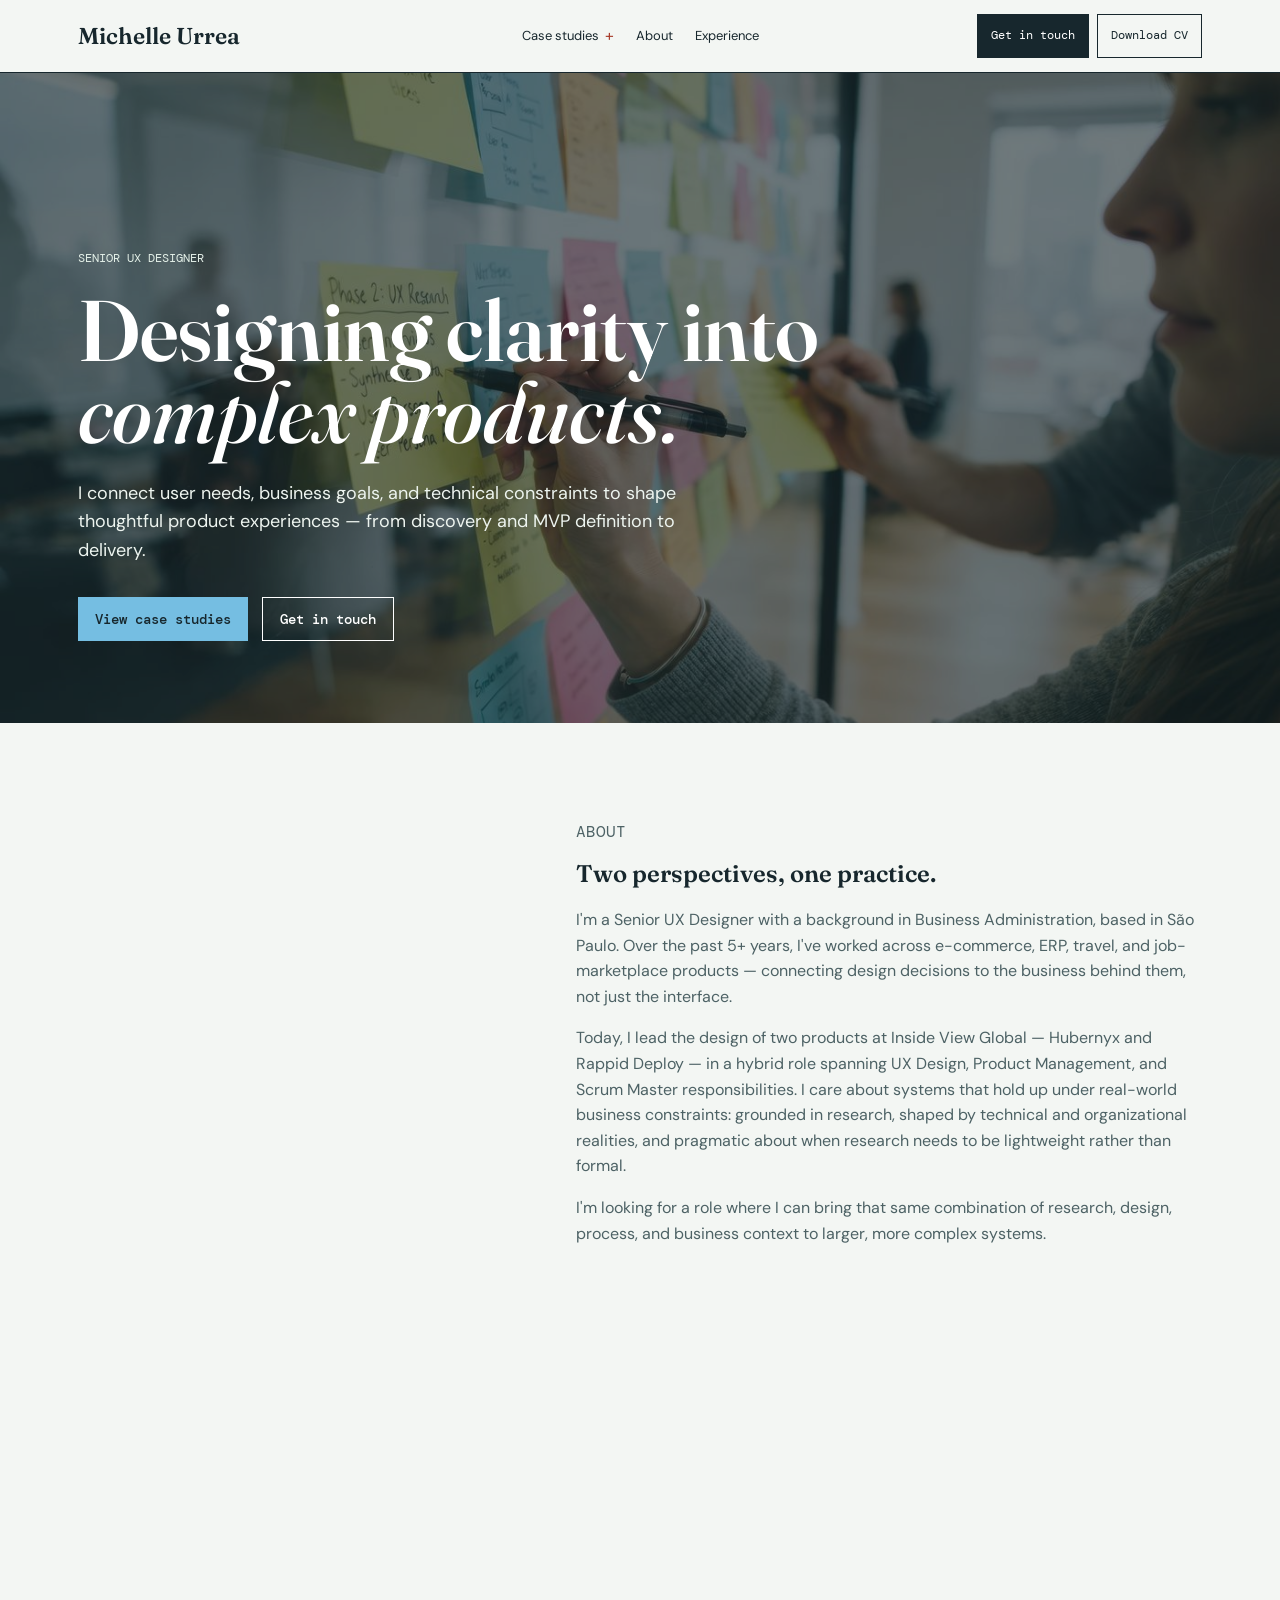
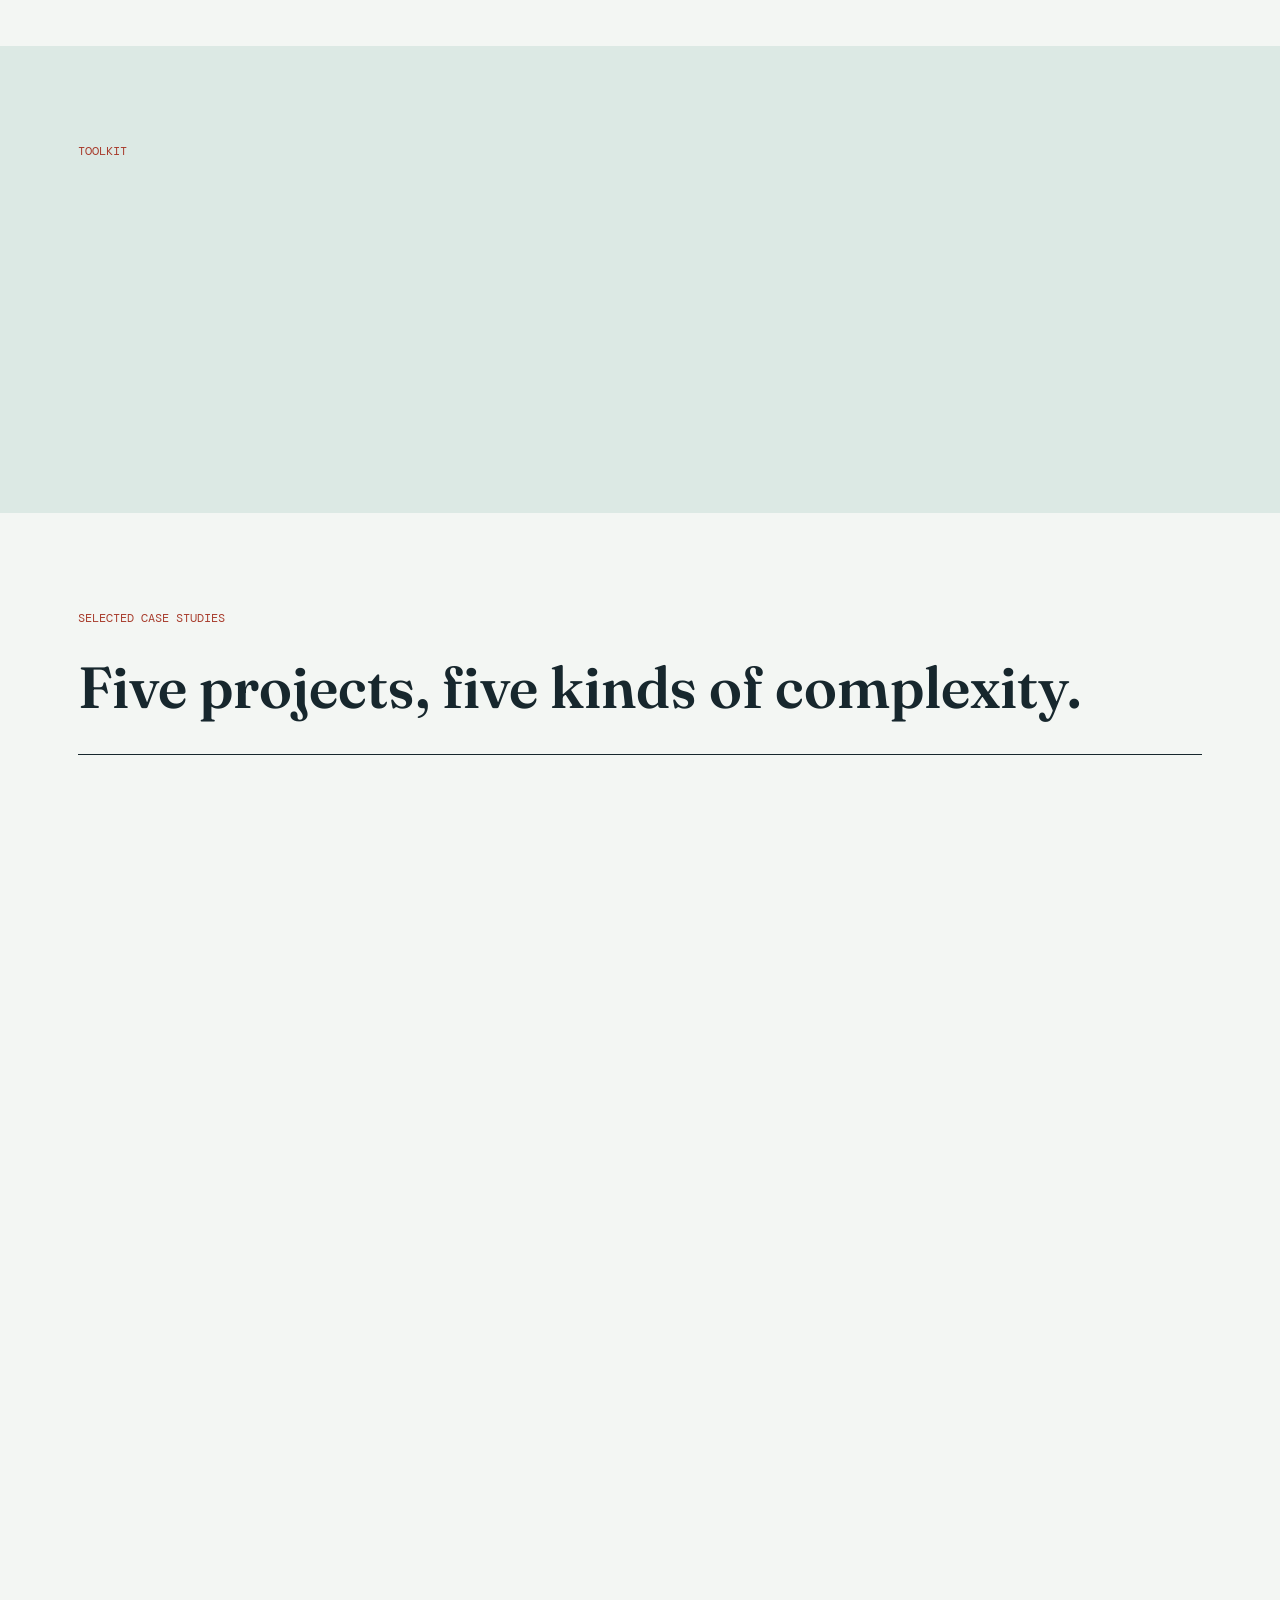
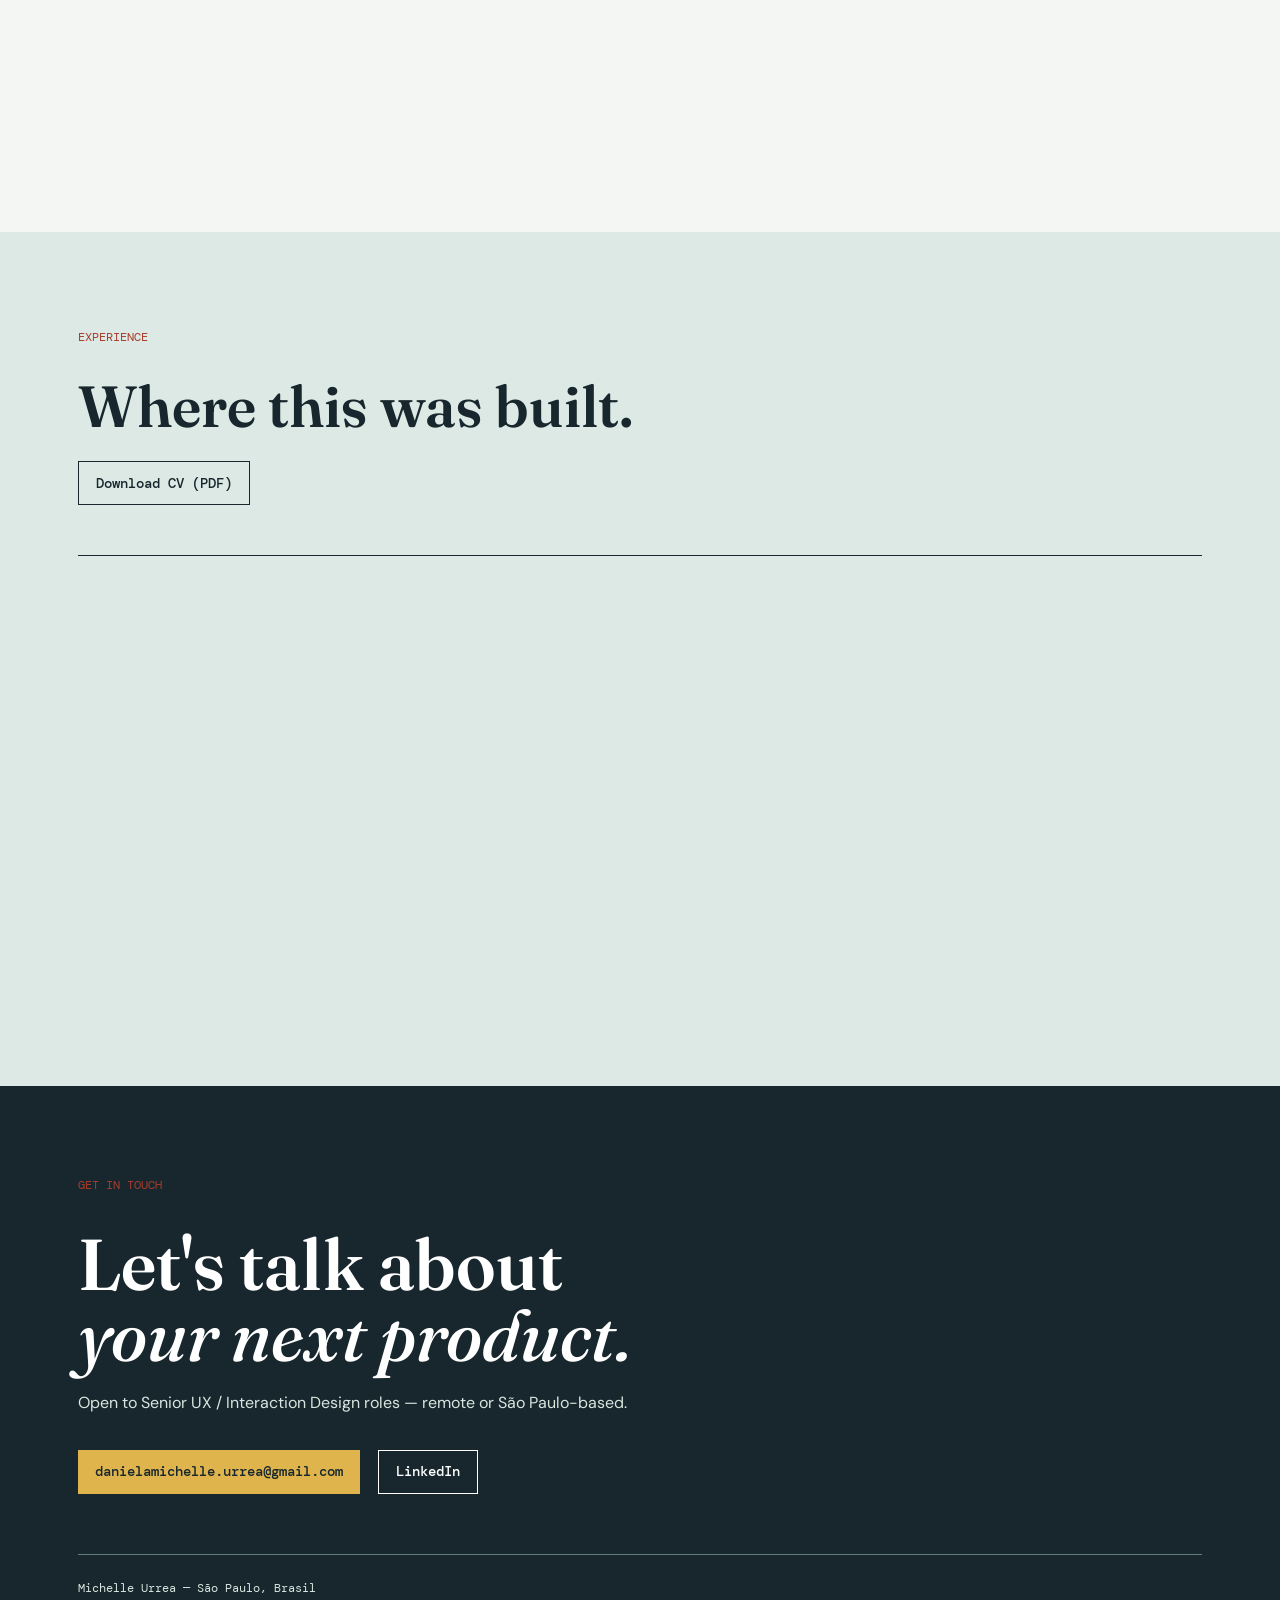
<file: index.html>
<!doctype html>
<html lang="es">
<head>
  <meta charset="utf-8">
  <meta name="viewport" content="width=device-width, initial-scale=1">
  <meta http-equiv="refresh" content="0; url=main.html">
  <title>Michelle Urrea - Portfolio</title>
  <link rel="canonical" href="main.html">
</head>
<body>
  <p><a href="main.html">Abrir el portfolio de Michelle Urrea</a></p>
</body>
</html>
</file>
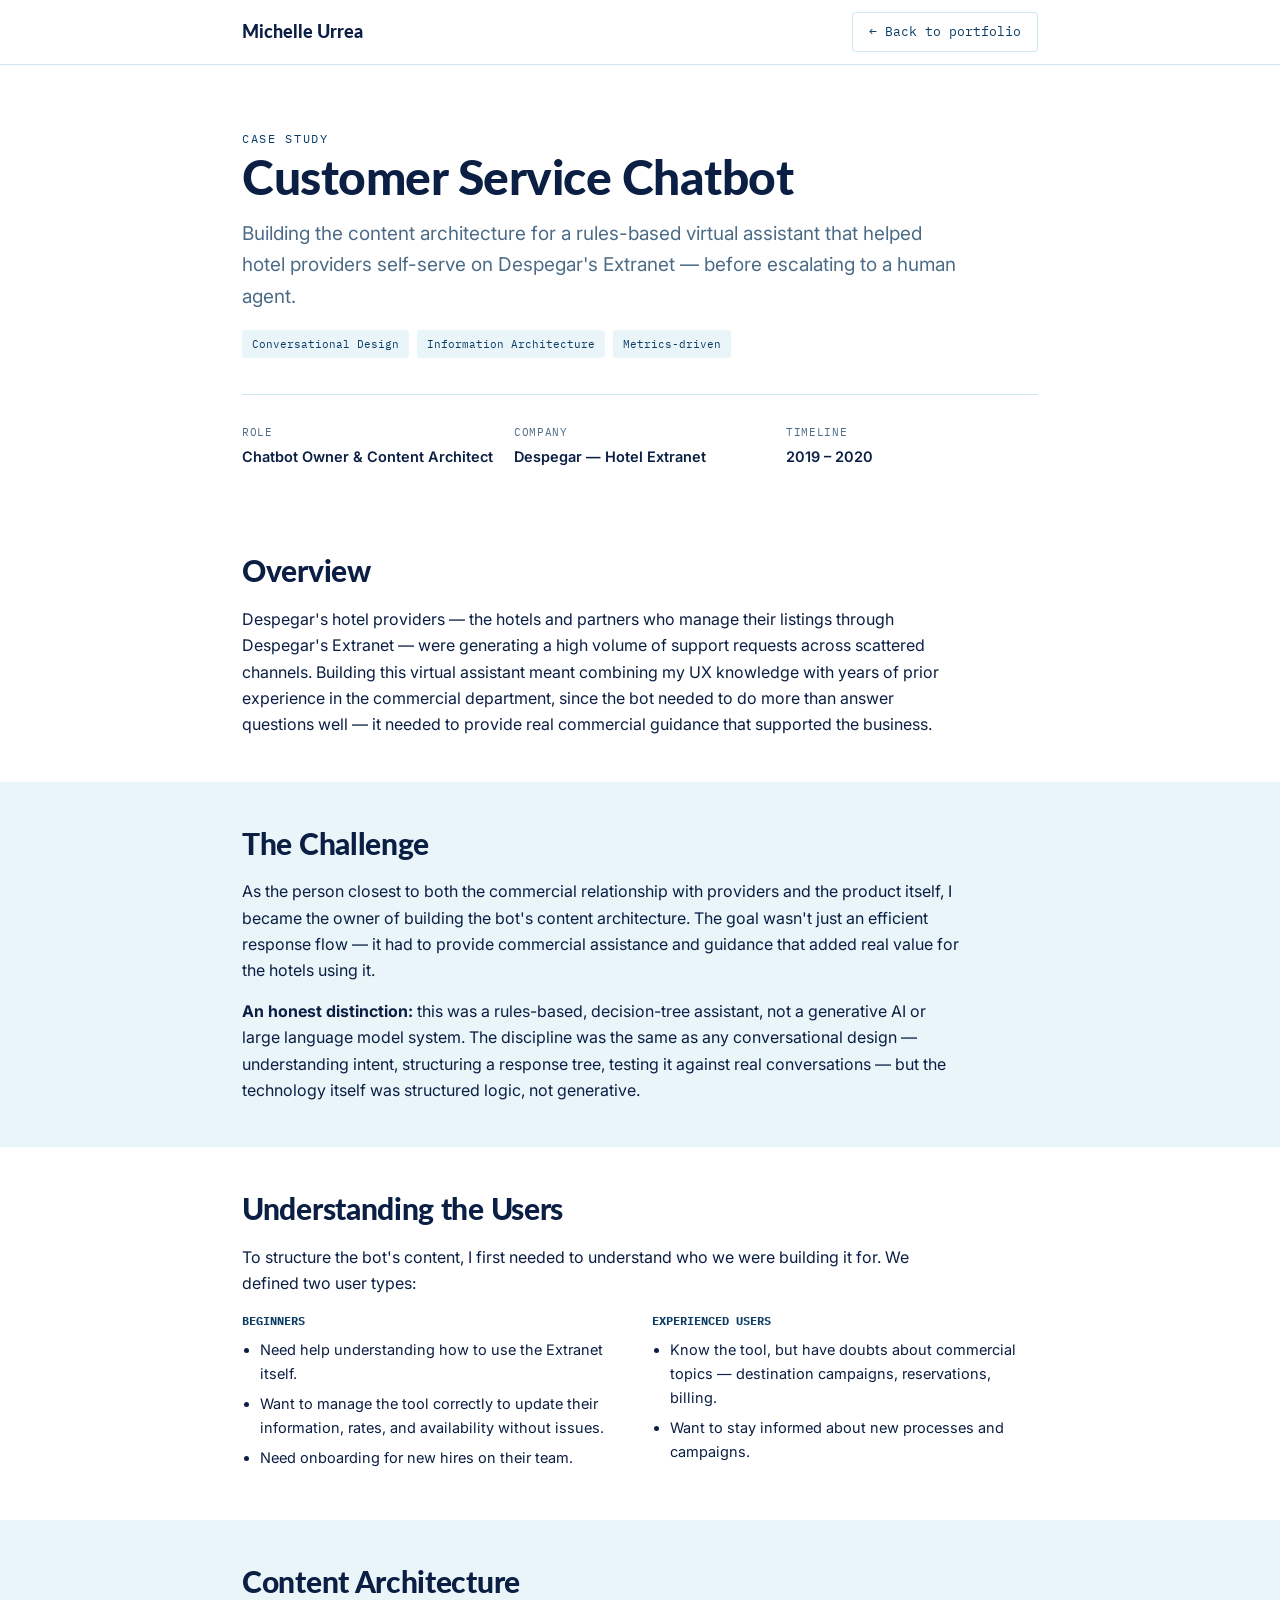
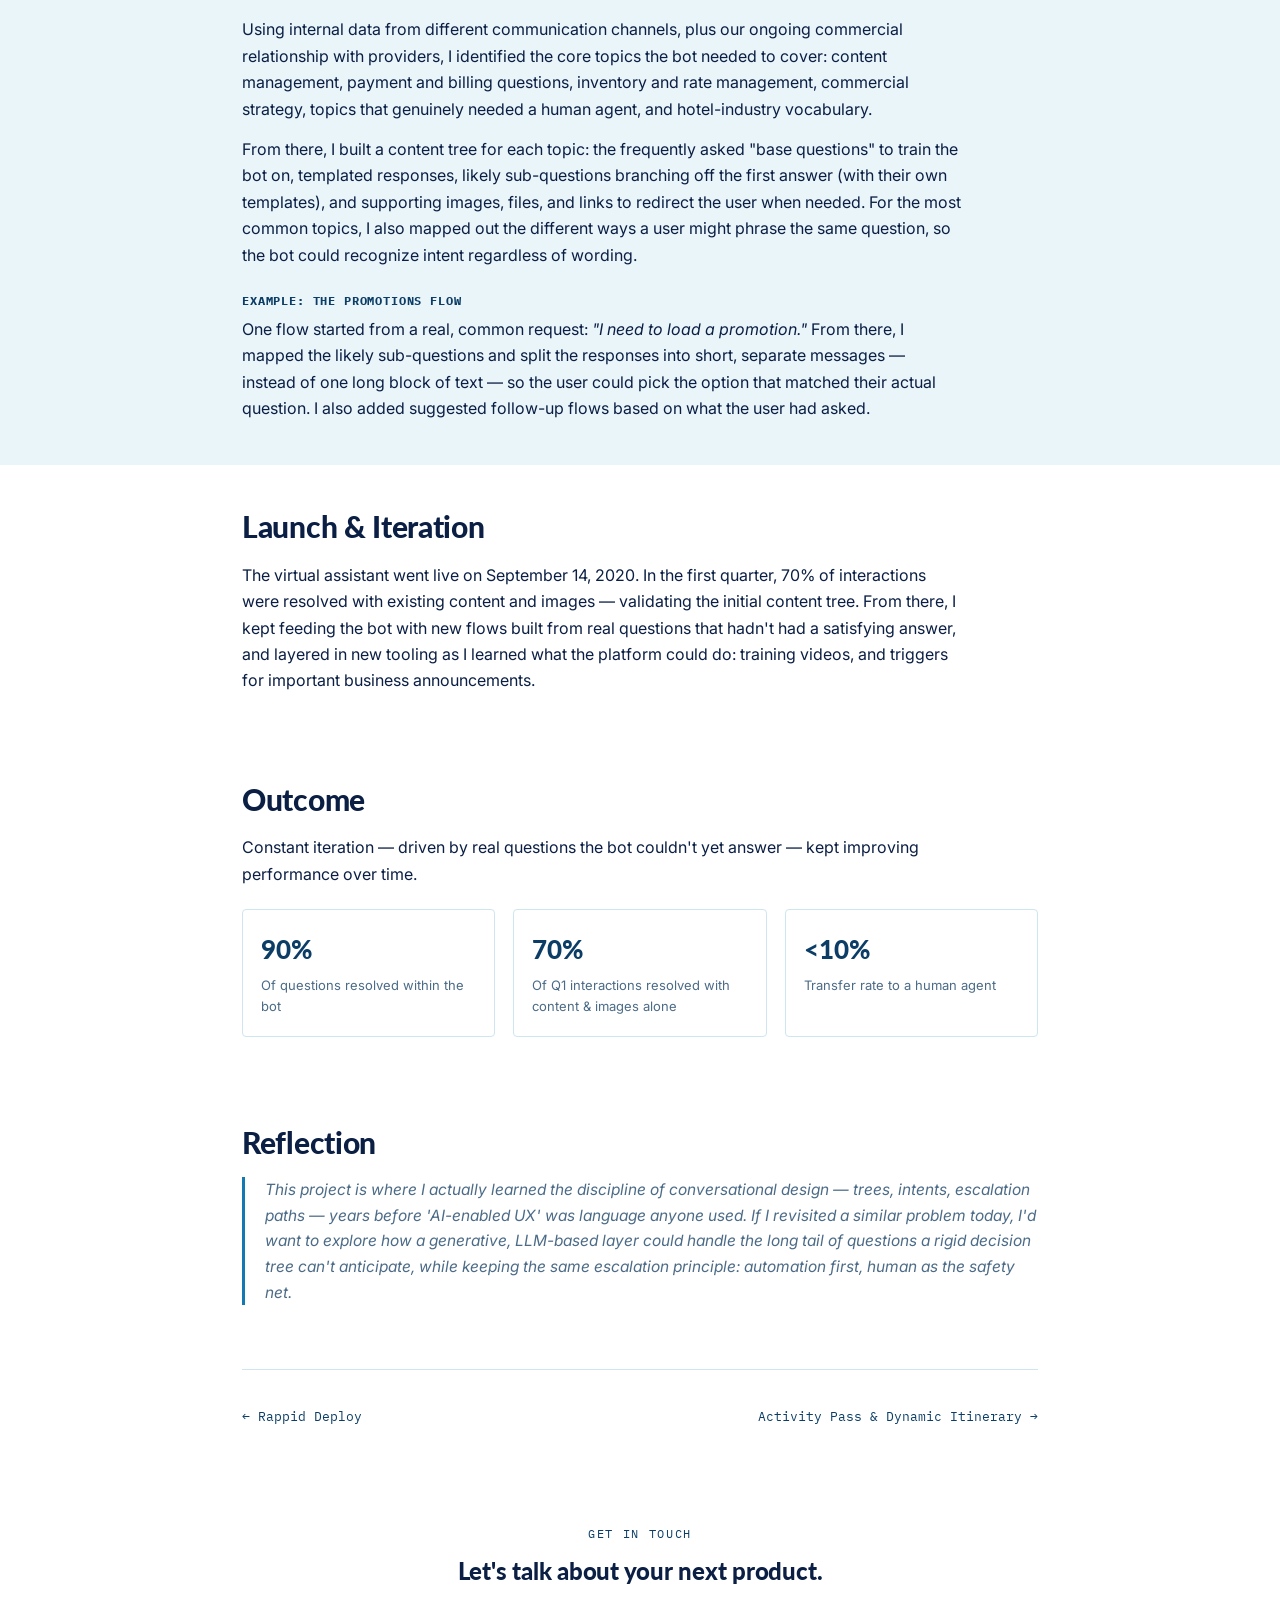
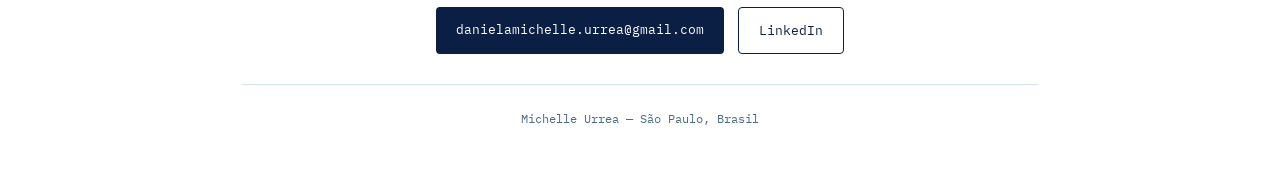
<file: chatbot.html>
<!DOCTYPE html>
<html lang="en">
<head>
<meta charset="UTF-8" />
<meta name="viewport" content="width=device-width, initial-scale=1.0" />
<title>Customer Service Chatbot — Michelle Urrea</title>
<link rel="preconnect" href="https://fonts.googleapis.com">
<link rel="preconnect" href="https://fonts.gstatic.com" crossorigin>
<link href="https://fonts.googleapis.com/css2?family=Lato:ital,wght@0,400;0,700;0,900;1,400;1,700;1,900&family=Inter:wght@400;500;600&family=IBM+Plex+Mono:wght@400;500&display=swap" rel="stylesheet">
<style>
:root{
  --bg:#FFFFFF; --bg-alt:#EAF5FA; --ink:#0B1F44; --ink-soft:#4C6B87;
  --rose:#1479B3; --rose-deep:#0B3D66; --line:#CDE6F0; --card:#FFFFFF; --radius:4px;
}
*{box-sizing:border-box; margin:0; padding:0;}
html{scroll-behavior:smooth;}
body{background:var(--bg); color:var(--ink); font-family:'Inter', sans-serif; font-size:16px; line-height:1.65; -webkit-font-smoothing:antialiased;}
a{color:inherit;}
.wrap{max-width:860px; margin:0 auto; padding:0 32px;}
.eyebrow{font-family:'IBM Plex Mono', monospace; font-size:12px; letter-spacing:.14em; text-transform:uppercase; color:var(--rose-deep);}
h1,h2,h3{font-family:'Lato', sans-serif; font-weight:900; line-height:1.15; letter-spacing:-.01em;}
nav{position:sticky; top:0; z-index:50; background:rgba(255,255,255,.92); backdrop-filter:blur(8px); border-bottom:1px solid var(--line);}
nav .navwrap{max-width:860px; margin:0 auto; padding:0 32px; display:flex; align-items:center; justify-content:space-between; height:64px;}
.nav-name{font-family:'Lato', sans-serif; font-weight:900; font-size:18px; text-decoration:none;}
.back-link{font-family:'IBM Plex Mono', monospace; font-size:13px; text-decoration:none; color:var(--rose-deep); border:1px solid var(--line); padding:8px 16px; border-radius:var(--radius); transition:all .2s ease;}
.back-link:hover{background:var(--ink); color:#fff; border-color:var(--ink);}

header.cshero{padding:64px 0 40px;}
.meta-row{display:flex; flex-wrap:wrap; gap:8px; margin:18px 0 26px;}
.tag{font-family:'IBM Plex Mono', monospace; font-size:11px; background:var(--bg-alt); padding:5px 10px; border-radius:3px; color:var(--rose-deep);}
.cshero h1{font-size:clamp(32px,5vw,48px); margin-bottom:14px;}
.cshero .subtitle{font-size:19px; color:var(--ink-soft); max-width:60ch;}
.meta-table{display:grid; grid-template-columns:repeat(3,1fr); gap:20px; margin-top:36px; padding-top:28px; border-top:1px solid var(--line);}
.meta-item span{display:block; font-family:'IBM Plex Mono',monospace; font-size:11px; text-transform:uppercase; letter-spacing:.06em; color:var(--ink-soft); margin-bottom:4px;}
.meta-item p{font-size:14.5px; font-weight:600;}

section{padding:44px 0;}
section.alt{background:var(--bg-alt);}
h2.section-title{font-size:clamp(24px,3vw,30px); margin-bottom:18px;}
h3.sub-title{font-family:'IBM Plex Mono',monospace; font-size:12px; text-transform:uppercase; letter-spacing:.07em; color:var(--rose-deep); margin:26px 0 8px;}
h3.sub-title:first-child{margin-top:0;}
p.body-text{font-size:16px; color:var(--ink); max-width:72ch; margin-bottom:14px;}
p.body-text:last-child{margin-bottom:0;}
.stat-grid{display:grid; grid-template-columns:repeat(auto-fit,minmax(150px,1fr)); gap:18px; margin-top:22px;}
.stat-card{background:var(--card); border:1px solid var(--line); border-radius:var(--radius); padding:18px;}
.stat-card .num{font-family:'Lato',sans-serif; font-weight:900; font-size:26px; color:var(--rose-deep); display:block;}
.stat-card .label{font-size:13px; color:var(--ink-soft); margin-top:4px; display:block;}
.reflection{border-left:3px solid var(--rose); padding-left:20px; margin-top:8px;}
.reflection p{font-style:italic; color:var(--ink-soft); font-size:15.5px;}
.visual-note{margin-top:20px; font-family:'IBM Plex Mono',monospace; font-size:11px; color:var(--ink-soft); font-style:italic; border:1px dashed var(--line); padding:14px; border-radius:var(--radius);}

.cs-nav{display:flex; justify-content:space-between; align-items:center; padding:36px 0; border-top:1px solid var(--line); margin-top:20px;}
.cs-nav a{font-family:'IBM Plex Mono', monospace; font-size:13px; text-decoration:none; color:var(--rose-deep);}

footer{padding:60px 0 50px; text-align:center;}
footer .foot-bottom{font-family:'IBM Plex Mono', monospace; font-size:12px; color:var(--ink-soft); border-top:1px solid var(--line); padding-top:24px; margin-top:30px;}
.contact-links{display:flex; gap:14px; justify-content:center; flex-wrap:wrap; margin-bottom:10px;}
.btn{display:inline-block; font-family:'IBM Plex Mono', monospace; font-size:13px; padding:12px 20px; border-radius:var(--radius); text-decoration:none; transition:all .2s ease;}
.btn-primary{background:var(--ink); color:#fff;}
.btn-primary:hover{background:var(--rose-deep);}
.btn-ghost{border:1px solid var(--ink); color:var(--ink);}
.btn-ghost:hover{background:var(--ink); color:#fff;}

@media (max-width:700px){
  .meta-table{grid-template-columns:1fr 1fr;}
  .cs-nav{flex-direction:column; gap:14px; align-items:flex-start;}
}
.finding-cols{display:grid; grid-template-columns:1fr 1fr; gap:24px; margin-top:12px;}
.finding-cols h4{font-family:'IBM Plex Mono',monospace; font-size:12px; text-transform:uppercase; color:var(--rose-deep); margin-bottom:8px;}
.finding-cols ul{padding-left:18px; font-size:14.5px; color:var(--ink);}
.finding-cols li{margin-bottom:6px;}
.quote-block{border-left:3px solid var(--rose); padding:4px 20px; margin:16px 0; background:var(--card);}
.quote-block p{font-size:15px; font-style:italic; color:var(--ink); margin-bottom:4px;}
@media (max-width:700px){.finding-cols{grid-template-columns:1fr;}}
</style>
</head>
<body>
<nav>
  <div class="navwrap">
    <a class="nav-name" href="index.html">Michelle Urrea</a>
    <a class="back-link" href="index.html#work">&larr; Back to portfolio</a>
  </div>
</nav>

<header class="cshero">
  <div class="wrap">
    <p class="eyebrow">Case Study</p>
    <h1>Customer Service Chatbot</h1>
    <p class="subtitle">Building the content architecture for a rules-based virtual assistant that helped hotel providers self-serve on Despegar's Extranet &mdash; before escalating to a human agent.</p>
    <div class="meta-row"><span class="tag">Conversational Design</span><span class="tag">Information Architecture</span><span class="tag">Metrics-driven</span></div>
    <div class="meta-table"><div class="meta-item"><span>Role</span><p>Chatbot Owner &amp; Content Architect</p></div><div class="meta-item"><span>Company</span><p>Despegar &mdash; Hotel Extranet</p></div><div class="meta-item"><span>Timeline</span><p>2019 &ndash; 2020</p></div></div>
  </div>
</header>

<section class="">
  <div class="wrap">
    <h2 class="section-title">Overview</h2>
    <p class="body-text">Despegar's hotel providers &mdash; the hotels and partners who manage their listings through Despegar's Extranet &mdash; were generating a high volume of support requests across scattered channels. Building this virtual assistant meant combining my UX knowledge with years of prior experience in the commercial department, since the bot needed to do more than answer questions well &mdash; it needed to provide real commercial guidance that supported the business.</p>
  </div>
</section>

<section class="alt">
  <div class="wrap">
    <h2 class="section-title">The Challenge</h2>
    <p class="body-text">As the person closest to both the commercial relationship with providers and the product itself, I became the owner of building the bot's content architecture. The goal wasn't just an efficient response flow &mdash; it had to provide commercial assistance and guidance that added real value for the hotels using it.</p>
    <p class="body-text"><strong>An honest distinction:</strong> this was a rules-based, decision-tree assistant, not a generative AI or large language model system. The discipline was the same as any conversational design &mdash; understanding intent, structuring a response tree, testing it against real conversations &mdash; but the technology itself was structured logic, not generative.</p>
  </div>
</section>

<section class="">
  <div class="wrap">
    <h2 class="section-title">Understanding the Users</h2>
    <p class="body-text">To structure the bot's content, I first needed to understand who we were building it for. We defined two user types:</p>
    <div class="finding-cols">
      <div>
        <h4>Beginners</h4>
        <ul>
          <li>Need help understanding how to use the Extranet itself.</li>
          <li>Want to manage the tool correctly to update their information, rates, and availability without issues.</li>
          <li>Need onboarding for new hires on their team.</li>
        </ul>
      </div>
      <div>
        <h4>Experienced Users</h4>
        <ul>
          <li>Know the tool, but have doubts about commercial topics &mdash; destination campaigns, reservations, billing.</li>
          <li>Want to stay informed about new processes and campaigns.</li>
        </ul>
      </div>
    </div>
  </div>
</section>

<section class="alt">
  <div class="wrap">
    <h2 class="section-title">Content Architecture</h2>
    <p class="body-text">Using internal data from different communication channels, plus our ongoing commercial relationship with providers, I identified the core topics the bot needed to cover: content management, payment and billing questions, inventory and rate management, commercial strategy, topics that genuinely needed a human agent, and hotel-industry vocabulary.</p>
    <p class="body-text">From there, I built a content tree for each topic: the frequently asked "base questions" to train the bot on, templated responses, likely sub-questions branching off the first answer (with their own templates), and supporting images, files, and links to redirect the user when needed. For the most common topics, I also mapped out the different ways a user might phrase the same question, so the bot could recognize intent regardless of wording.</p>
    <h3 class="sub-title">Example: The Promotions Flow</h3>
    <p class="body-text">One flow started from a real, common request: <em>"I need to load a promotion."</em> From there, I mapped the likely sub-questions and split the responses into short, separate messages &mdash; instead of one long block of text &mdash; so the user could pick the option that matched their actual question. I also added suggested follow-up flows based on what the user had asked.</p>
  </div>
</section>

<section class="">
  <div class="wrap">
    <h2 class="section-title">Launch &amp; Iteration</h2>
    <p class="body-text">The virtual assistant went live on September 14, 2020. In the first quarter, 70% of interactions were resolved with existing content and images &mdash; validating the initial content tree. From there, I kept feeding the bot with new flows built from real questions that hadn't had a satisfying answer, and layered in new tooling as I learned what the platform could do: training videos, and triggers for important business announcements.</p>
  </div>
</section>

<section>
  <div class="wrap">
    <h2 class="section-title">Outcome</h2>
    <p class="body-text">Constant iteration &mdash; driven by real questions the bot couldn't yet answer &mdash; kept improving performance over time.</p>
    <div class="stat-grid">
      <div class="stat-card"><span class="num">90%</span><span class="label">Of questions resolved within the bot</span></div>
      <div class="stat-card"><span class="num">70%</span><span class="label">Of Q1 interactions resolved with content &amp; images alone</span></div>
      <div class="stat-card"><span class="num">&lt;10%</span><span class="label">Transfer rate to a human agent</span></div>
    </div>
  </div>
</section>

<section>
  <div class="wrap">
    <h2 class="section-title">Reflection</h2>
    <div class="reflection"><p>This project is where I actually learned the discipline of conversational design — trees, intents, escalation paths — years before 'AI-enabled UX' was language anyone used. If I revisited a similar problem today, I'd want to explore how a generative, LLM-based layer could handle the long tail of questions a rigid decision tree can't anticipate, while keeping the same escalation principle: automation first, human as the safety net.</p></div>
    
  </div>
</section>

<div class="wrap">
  <div class="cs-nav">
    <a href="rappid-deploy.html">&larr; Rappid Deploy</a>
    <a href="activity-pass.html">Activity Pass &amp; Dynamic Itinerary &rarr;</a>
  </div>
</div>

<footer id="contact">
  <div class="wrap">
    <p class="eyebrow">Get in touch</p>
    <h2 style="margin:14px 0 22px;">Let's talk about your next product.</h2>
    <div class="contact-links">
      <a class="btn btn-primary" href="mailto:danielamichelle.urrea@gmail.com">danielamichelle.urrea@gmail.com</a>
      <a class="btn btn-ghost" href="https://www.linkedin.com/in/daniela-michelle-urrea/" target="_blank" rel="noopener">LinkedIn</a>
    </div>
    <div class="foot-bottom">Michelle Urrea — São Paulo, Brasil</div>
  </div>
</footer>
</body>
</html>
</file>
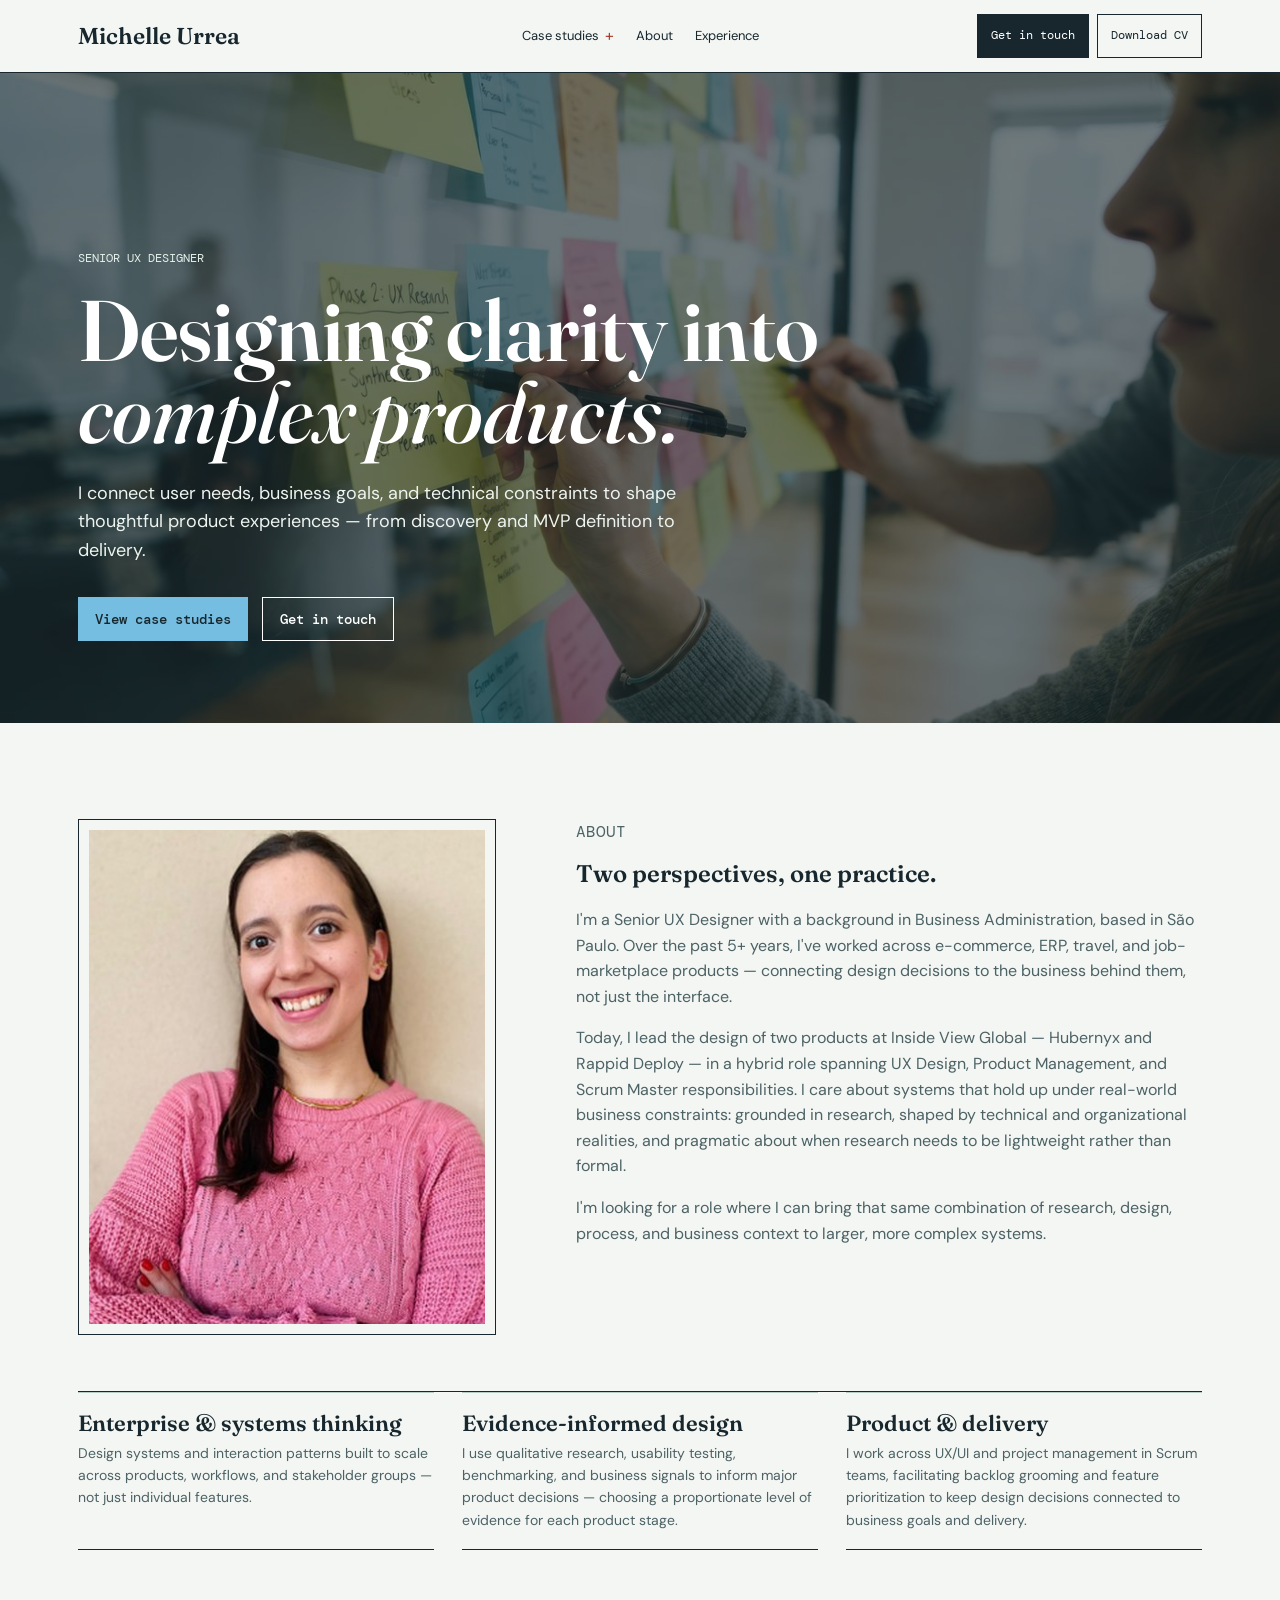
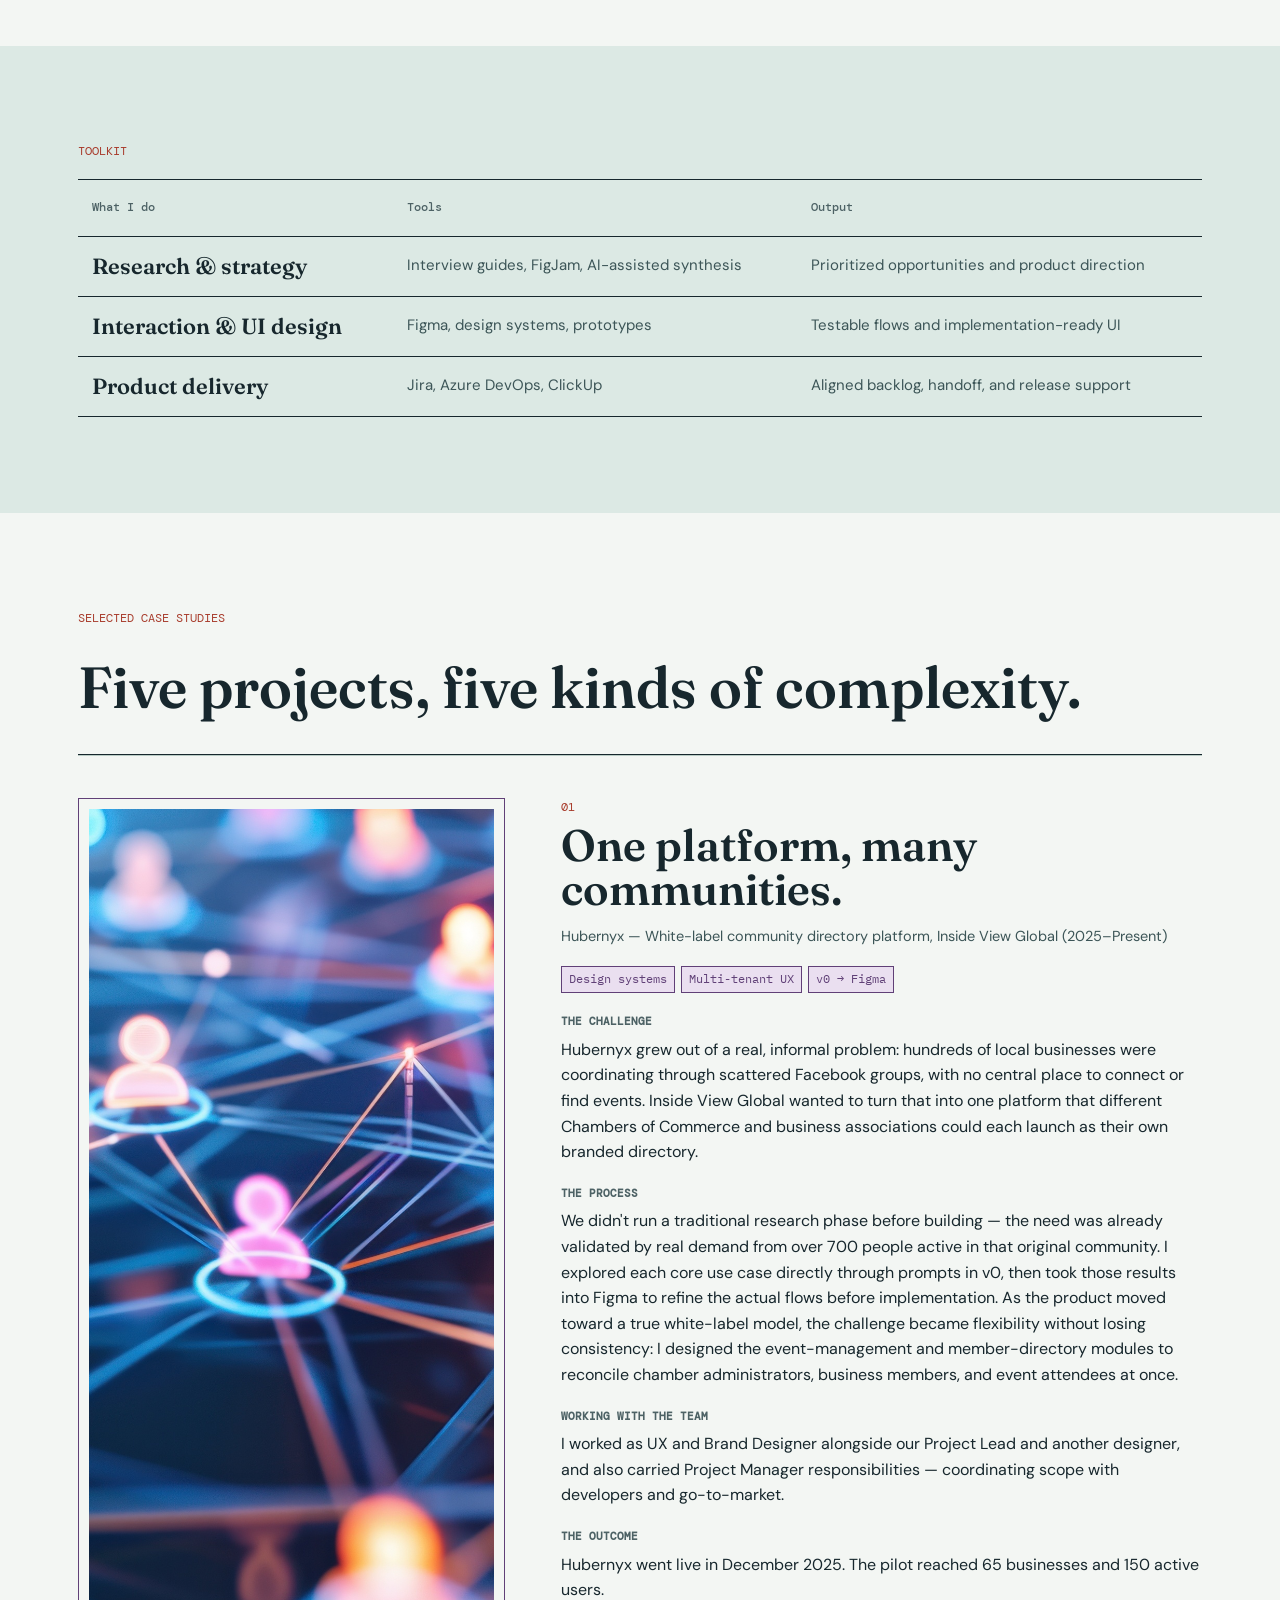
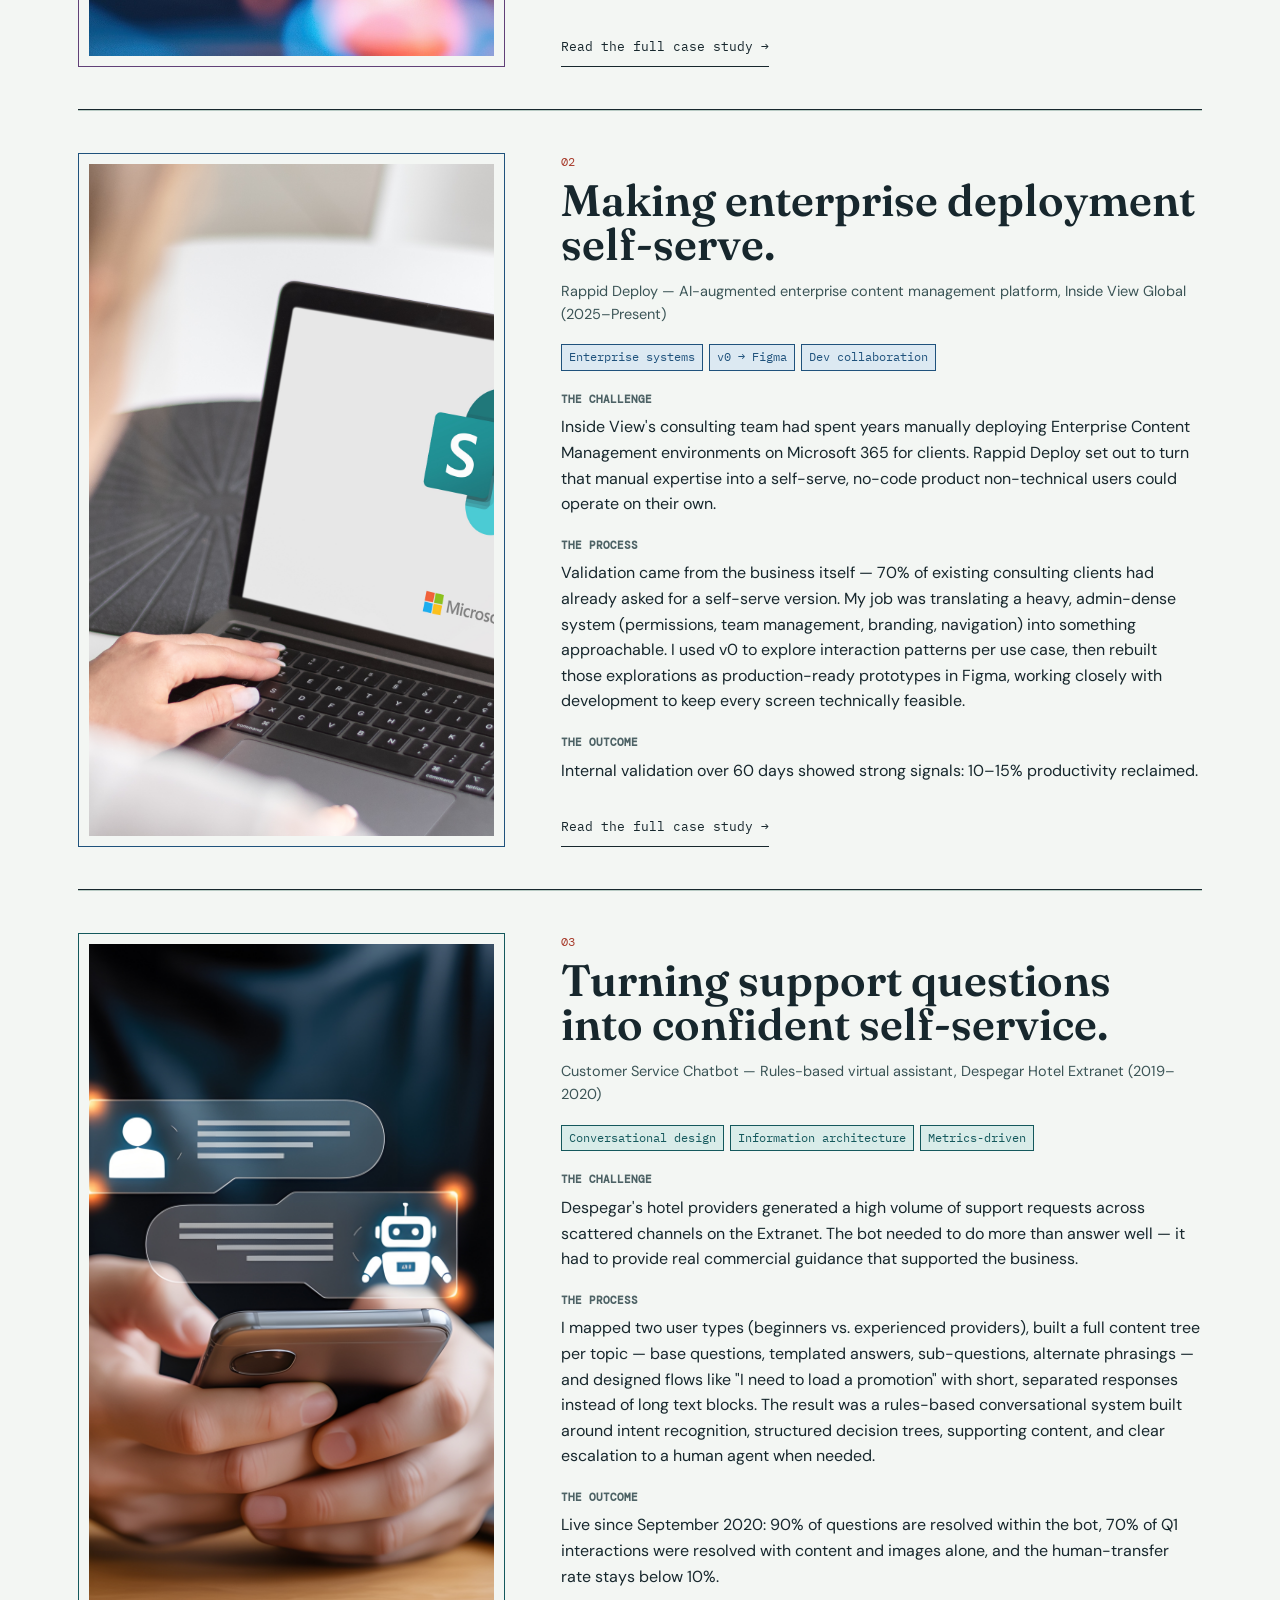
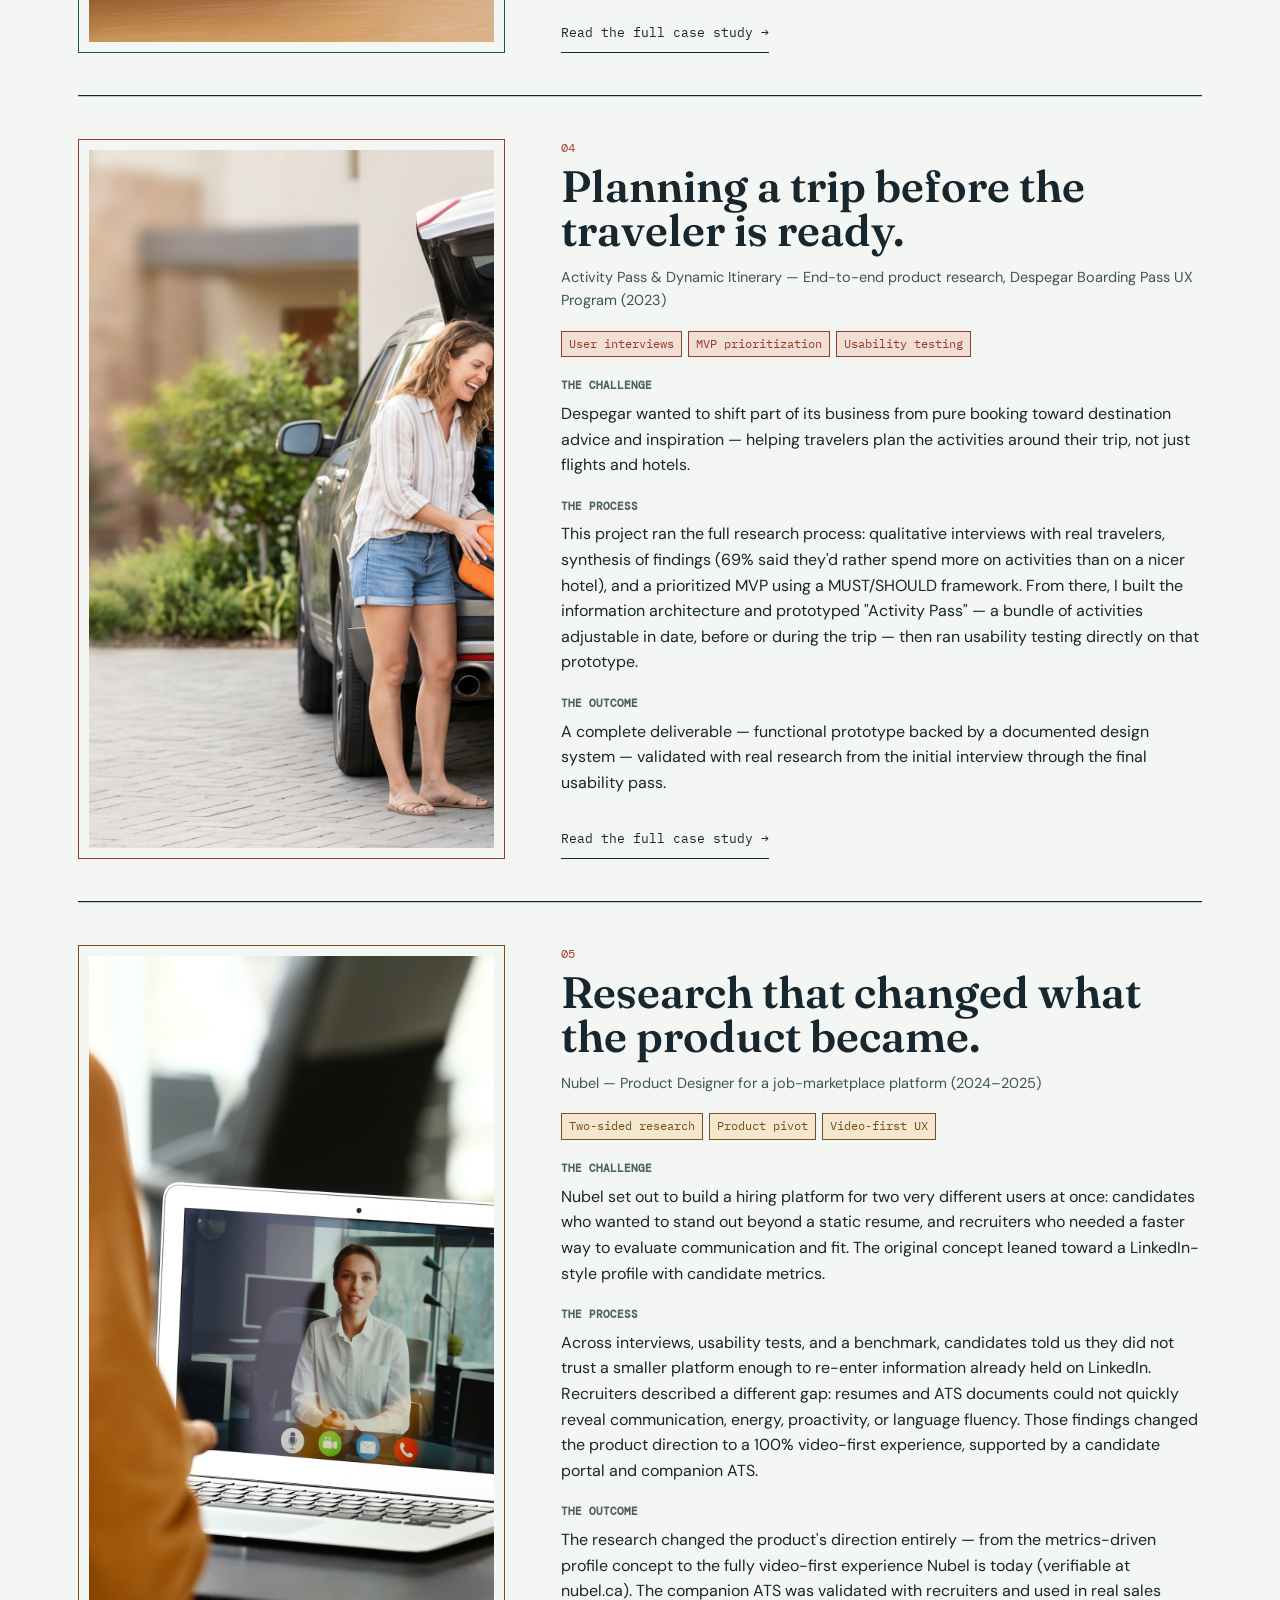
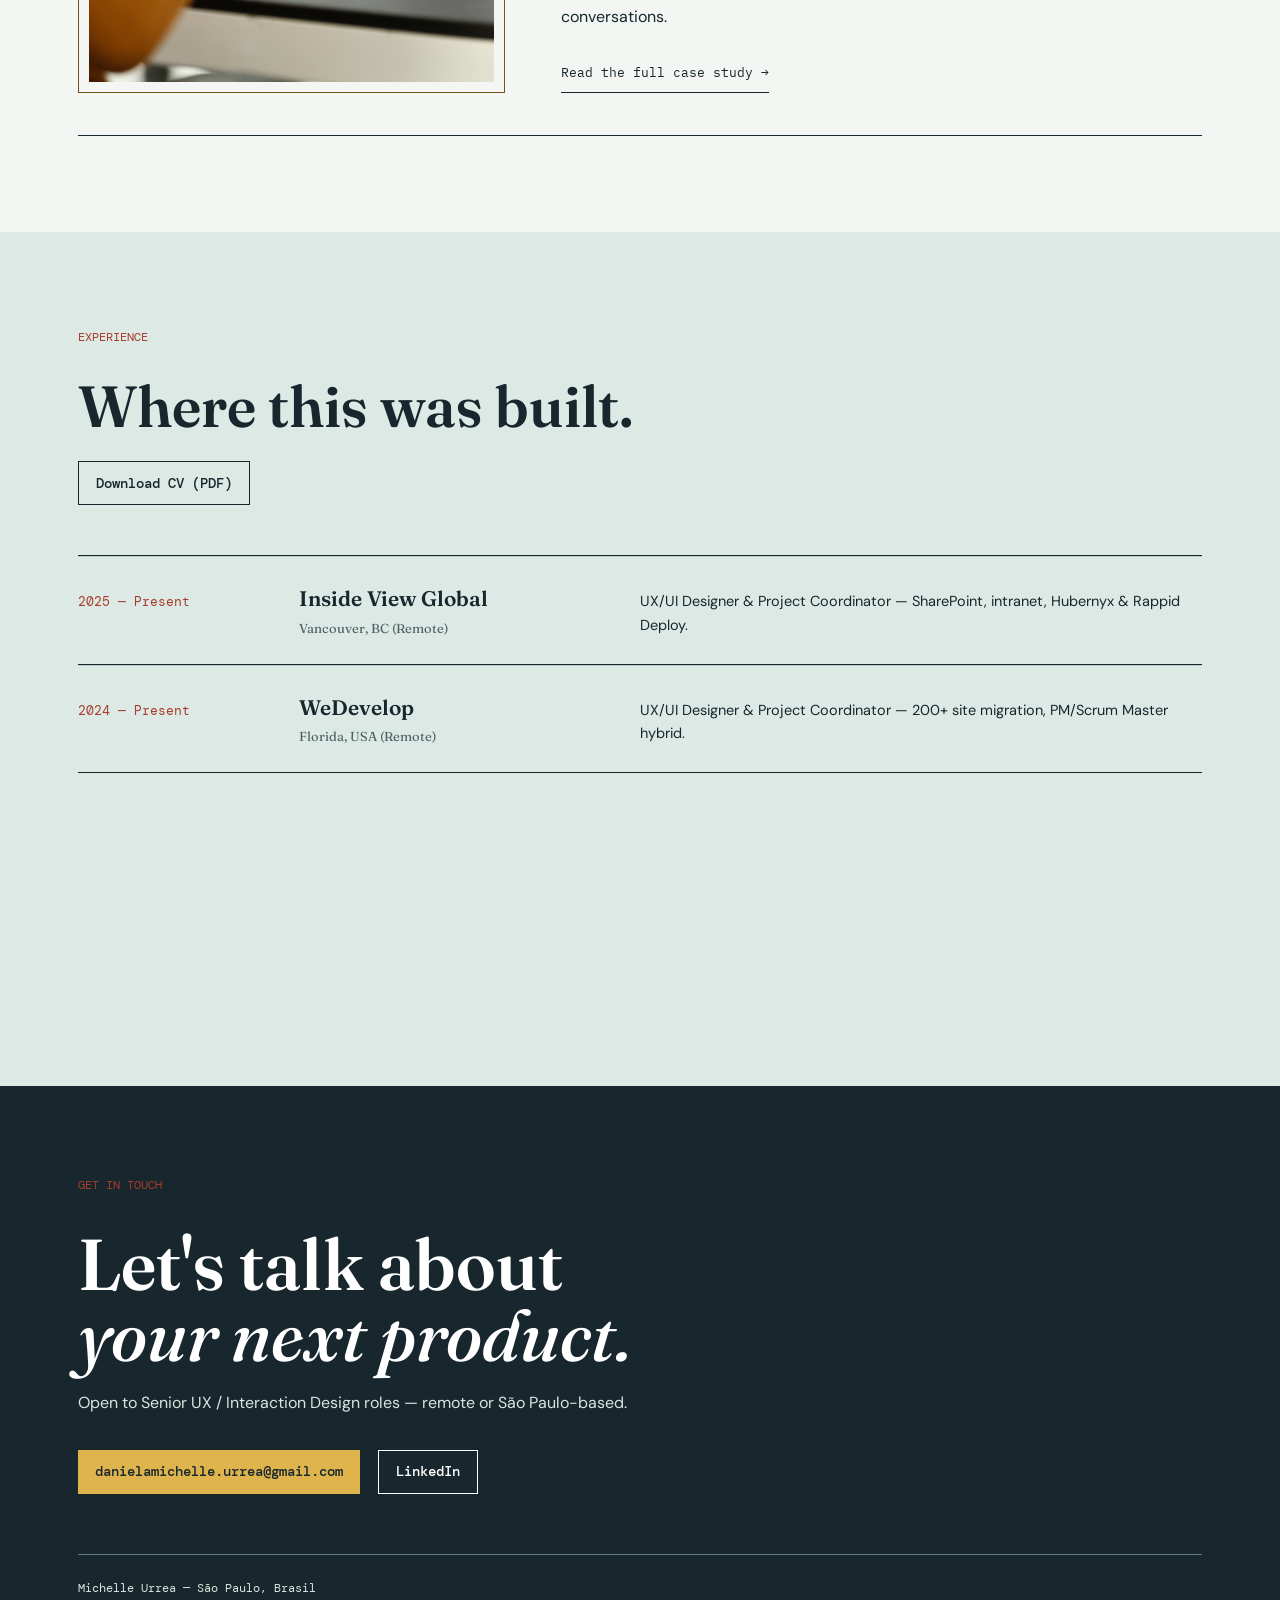
<file: main.html>
<!DOCTYPE html>
<html lang="en">
<head>
<meta charset="UTF-8" />
<meta name="viewport" content="width=device-width, initial-scale=1.0" />
<title>Michelle Urrea — Senior UX Designer</title>
<link rel="preconnect" href="https://fonts.googleapis.com">
<link rel="preconnect" href="https://fonts.gstatic.com" crossorigin>
<link href="https://fonts.googleapis.com/css2?family=Lato:ital,wght@0,400;0,700;0,900;1,400;1,700;1,900&family=Inter:wght@400;500;600&family=IBM+Plex+Mono:wght@400;500&display=swap" rel="stylesheet">
<style>
  :root{
    --bg:        #FFFFFF;
    --bg-alt:    #EAF5FA;
    --ink:       #0B1F44;
    --ink-soft:  #4C6B87;
    --rose:      #1479B3;
    --rose-deep: #0B3D66;
    --line:      #CDE6F0;
    --card:      #FFFFFF;
    --radius: 4px;
  }
  *{box-sizing:border-box; margin:0; padding:0;}
  html{scroll-behavior:smooth;}
  body{
    background:var(--bg);
    color:var(--ink);
    font-family:'Inter', sans-serif;
    font-size:16px;
    line-height:1.6;
    -webkit-font-smoothing:antialiased;
  }
  a{color:inherit;}
  .wrap{max-width:1080px; margin:0 auto; padding:0 32px;}
  .eyebrow{
    font-family:'IBM Plex Mono', monospace;
    font-size:12px;
    letter-spacing:0.14em;
    text-transform:uppercase;
    color:var(--rose-deep);
  }
  h1,h2,h3{font-family:'Lato', sans-serif; font-weight:900; line-height:1.1; letter-spacing:-0.01em;}
  .serif-italic{font-style:italic; font-weight:700;}

  nav{
    position:sticky; top:0; z-index:50;
    background:rgba(255,255,255,0.88);
    backdrop-filter:blur(8px);
    border-bottom:1px solid var(--line);
  }
  nav .wrap{
    display:flex; align-items:center; justify-content:space-between;
    height:64px;
  }
  .nav-name{font-family:'Lato', sans-serif; font-weight:900; font-size:18px;}
  .nav-links{display:flex; gap:28px; list-style:none;}
  .nav-links a{
    font-size:14px; text-decoration:none; color:var(--ink-soft);
    transition:color .2s ease;
  }
  .nav-links a:hover{color:var(--rose-deep);}
  .nav-cta{
    font-family:'IBM Plex Mono', monospace; font-size:12px;
    border:1px solid var(--ink); padding:8px 16px; border-radius:var(--radius);
    text-decoration:none; transition:all .2s ease; white-space:nowrap;
  }
  .nav-cta:hover{background:var(--ink); color:var(--bg);}

  header.hero{
    padding:110px 0 90px;
    position:relative;
    overflow:hidden;
    background-image:url('[data-uri]');
    background-size:cover;
    background-position:center 30%;
  }
  header.hero::before{
    content:'';
    position:absolute;
    inset:0;
    background:rgba(255,255,255,0.90);
  }
  header.hero .wrap{
    position:relative;
    z-index:1;
  }
  .hero-grid{
    display:grid;
    grid-template-columns: 1fr;
    max-width:640px;
  }
  .hero h1{
    font-size:clamp(40px, 5.6vw, 66px);
    margin:14px 0 22px;
  }
  .hero p.lede{
    font-size:19px;
    color:var(--ink-soft);
    max-width:48ch;
    margin-bottom:32px;
  }
  .hero-actions{display:flex; gap:14px; flex-wrap:wrap;}
  .btn{
    display:inline-block;
    font-family:'IBM Plex Mono', monospace; font-size:13px;
    padding:13px 22px; border-radius:var(--radius);
    text-decoration:none; transition:all .2s ease;
    letter-spacing:0.02em;
  }
  .btn-primary{background:var(--ink); color:var(--bg);}
  .btn-primary:hover{background:var(--rose-deep);}
  .btn-ghost{border:1px solid var(--ink); color:var(--ink);}
  .btn-ghost:hover{background:var(--ink); color:var(--bg);}

  .about-photo{
    width:100%;
    border-radius:8px;
    overflow:hidden;
    border:1px solid var(--line);
  }
  .about-photo img{
    width:100%; display:block; object-fit:cover;
    aspect-ratio:4/5;
  }

  .sprint-strip{
    border:1px solid var(--line);
    background:var(--card);
    border-radius:var(--radius);
    padding:22px 24px;
    display:flex; flex-direction:column; gap:16px;
  }
  .sprint-strip .eyebrow{margin-bottom:2px;}
  .sprint-cols{display:grid; grid-template-columns:repeat(3,1fr); gap:10px;}
  .sprint-col{border-left:2px solid var(--rose); padding-left:10px;}
  .sprint-col span{
    display:block; font-family:'IBM Plex Mono',monospace; font-size:11px;
    color:var(--ink-soft); text-transform:uppercase; letter-spacing:.06em; margin-bottom:6px;
  }
  .sprint-col p{font-size:13.5px; color:var(--ink);}

  section{padding:80px 0;}
  section.alt{background:var(--bg-alt);}
  .section-head{margin-bottom:44px; max-width:62ch;}
  .section-head h2{font-size:clamp(28px,3.6vw,38px); margin-top:10px;}

  .about-grid{
    display:grid; grid-template-columns:1fr 1fr; gap:56px; align-items:start;
  }
  .about-grid p{color:var(--ink-soft); margin-bottom:16px; font-size:16px;}
  .pillars{display:flex; flex-direction:column; gap:22px;}
  .pillar{border-top:1px solid var(--line); padding-top:16px;}
  .pillar h3{font-size:18px; font-weight:600; margin-bottom:6px;}
  .pillar p{font-size:14px; color:var(--ink-soft);}

  .project-list{display:flex; flex-direction:column;}
  .project{
    padding:48px 0;
    border-top:1px solid var(--line);
    display:grid;
    grid-template-columns: 220px 1fr;
    gap:36px;
    align-items:start;
  }
  .project:last-child{border-bottom:1px solid var(--line);}
  .project-thumb{
    width:100%; aspect-ratio:1/1; object-fit:cover;
    border-radius:6px; border:1px solid var(--line);
    display:block;
  }
  .project-head{
    display:flex; justify-content:space-between; align-items:baseline;
    flex-wrap:wrap; gap:10px; margin-bottom:6px;
  }
  .project-num{font-family:'IBM Plex Mono',monospace; font-size:12px; color:var(--rose-deep);}
  .project h3{font-size:27px;}
  .project-sub{font-family:'Lato', sans-serif; color:var(--ink-soft); font-size:14.5px; font-style:italic; margin-bottom:18px;}
  .project-tags{display:flex; flex-wrap:wrap; gap:6px; margin-bottom:20px;}
  .tag{
    font-family:'IBM Plex Mono', monospace; font-size:11px;
    background:var(--bg-alt); padding:4px 9px; border-radius:3px; color:var(--rose-deep);
  }
  .project-body h4{
    font-family:'IBM Plex Mono', monospace; font-size:11px; text-transform:uppercase;
    letter-spacing:.08em; color:var(--ink-soft); margin-bottom:6px; margin-top:20px;
  }
  .project-body h4:first-child{margin-top:0;}
  .project-body p{font-size:15.5px; color:var(--ink); max-width:70ch; margin-bottom:4px;}
  .visual-note{
    margin-top:18px; font-family:'IBM Plex Mono',monospace; font-size:11px;
    color:var(--ink-soft); font-style:italic;
  }
  .cta-link{
    display:inline-flex; align-items:center; gap:6px;
    margin-top:22px; font-family:'IBM Plex Mono', monospace; font-size:13px;
    color:var(--rose-deep); background:var(--bg-alt);
    border:1px solid var(--line); padding:10px 16px; border-radius:var(--radius);
    text-decoration:none; transition:all .2s ease;
  }
  .cta-link:hover{background:var(--ink); color:#fff; border-color:var(--ink);}
  .cta-link:focus-visible{outline:2px solid var(--rose-deep); outline-offset:2px;}
  @media (max-width:700px){
    .project{grid-template-columns:1fr;}
    .project-thumb{aspect-ratio:16/9;}
  }

  .exp-row{
    display:grid; grid-template-columns: 0.8fr 1fr 1.6fr;
    gap:20px; padding:18px 0; border-top:1px solid var(--line);
    font-size:14.5px; align-items:baseline;
  }
  .exp-row:last-child{border-bottom:1px solid var(--line);}
  .exp-period{font-family:'IBM Plex Mono',monospace; font-size:12.5px; color:var(--ink-soft);}
  .exp-role{font-weight:600;}
  .exp-role span{display:block; font-weight:400; color:var(--ink-soft); font-size:13px; margin-top:2px;}

  footer{
    padding:90px 0 60px;
    text-align:center;
  }
  footer h2{font-size:clamp(30px,5vw,52px); margin-bottom:20px;}
  footer p{color:var(--ink-soft); margin-bottom:34px;}
  .contact-links{display:flex; gap:18px; justify-content:center; flex-wrap:wrap; margin-bottom:60px;}
  .foot-bottom{
    font-family:'IBM Plex Mono', monospace; font-size:12px; color:var(--ink-soft);
    border-top:1px solid var(--line); padding-top:24px;
  }

  @media (max-width:820px){
    .hero-grid, .about-grid{grid-template-columns:1fr;}
    .pillars{grid-template-columns:1fr !important;}
    .exp-row{grid-template-columns:1fr; gap:4px;}
  }

  [data-reveal]{opacity:0; transform:translateY(14px); transition:opacity .6s ease, transform .6s ease;}
  [data-reveal].in{opacity:1; transform:translateY(0);}
</style>
<link rel="stylesheet" href="styles/main.css">
</head>
<body>

<nav>
  <div class="wrap">
    <div class="nav-name">Michelle Urrea</div>
    <ul class="nav-links">
      <li class="case-menu">
        <details>
          <summary>Case studies</summary>
          <div class="case-menu-panel">
            <a href="pages/hubernyx.html">Hubernyx</a>
            <a href="pages/rappid-deploy.html">Rappid Deploy</a>
            <a href="pages/chatbot.html">Customer Service Chatbot</a>
            <a href="pages/activity-pass.html">Activity Pass</a>
            <a href="pages/nubel.html">Nubel</a>
          </div>
        </details>
      </li>
      <li><a href="#about">About</a></li>
      <li><a href="#experience">Experience</a></li>
    </ul>
    <div class="nav-actions">
      <a class="nav-cta nav-cta-primary" href="#contact">Get in touch</a>
      <a class="nav-cta nav-cta-secondary" href="assets/Michelle_Urrea_UX_Designer.pdf" download>Download CV</a>
    </div>
  </div>
</nav>

<header class="hero">
  <div class="wrap hero-grid">
    <div>
      <p class="eyebrow">Senior UX Designer</p>
      <h1>Designing clarity into <span class="serif-italic">complex products.</span></h1>
      <p class="lede">I connect user needs, business goals, and technical constraints to shape thoughtful product experiences — from discovery and MVP definition to delivery.</p>
      <div class="hero-actions">
        <a class="btn btn-primary" href="#work">View case studies</a>
        <a class="btn btn-ghost" href="#contact">Get in touch</a>
      </div>
    </div>
  </div>
</header>

<section id="about">
  <div class="wrap about-grid">
    <div class="about-photo" data-reveal><img src="[data-uri]" alt="Michelle Urrea"/></div>
    <div data-reveal>
      <p class="eyebrow">About</p>
      <h2 style="margin-top:10px; margin-bottom:20px;">Two perspectives, one practice.</h2>
      <p>I'm a Senior UX Designer with a background in Business Administration, based in São Paulo. Over the past 5+ years, I've worked across e-commerce, ERP, travel, and job-marketplace products — connecting design decisions to the business behind them, not just the interface.</p>
      <p>Today, I lead the design of two products at Inside View Global — Hubernyx and Rappid Deploy — in a hybrid role spanning UX Design, Product Management, and Scrum Master responsibilities. I care about systems that hold up under real-world business constraints: grounded in research, shaped by technical and organizational realities, and pragmatic about when research needs to be lightweight rather than formal.</p>
      <p>I'm looking for a role where I can bring that same combination of research, design, process, and business context to larger, more complex systems.</p>
    </div>
  </div>
  <div class="wrap">
    <div class="pillars" data-reveal style="margin-top:56px; display:grid; grid-template-columns:repeat(3,1fr); gap:28px;">
      <div class="pillar">
        <h3>Enterprise &amp; systems thinking</h3>
        <p>Design systems and interaction patterns built to scale across products, workflows, and stakeholder groups — not just individual features.</p>
      </div>
      <div class="pillar">
        <h3>Evidence-informed design</h3>
        <p>I use qualitative research, usability testing, benchmarking, and business signals to inform major product decisions — choosing a proportionate level of evidence for each product stage.</p>
      </div>
      <div class="pillar">
        <h3>Product &amp; delivery</h3>
        <p>I work across UX/UI and project management in Scrum teams, facilitating backlog grooming and feature prioritization to keep design decisions connected to business goals and delivery.</p>
      </div>
    </div>
  </div>
</section>

<section class="alt">
  <div class="wrap">
    <p class="eyebrow">Toolkit</p>
    <table class="toolkit-table" data-reveal>
      <thead>
        <tr><th scope="col">What I do</th><th scope="col">Tools</th><th scope="col">Output</th></tr>
      </thead>
      <tbody>
        <tr><th scope="row">Research &amp; strategy</th><td>Interview guides, FigJam, AI-assisted synthesis</td><td>Prioritized opportunities and product direction</td></tr>
        <tr><th scope="row">Interaction &amp; UI design</th><td>Figma, design systems, prototypes</td><td>Testable flows and implementation-ready UI</td></tr>
        <tr><th scope="row">Product delivery</th><td>Jira, Azure DevOps, ClickUp</td><td>Aligned backlog, handoff, and release support</td></tr>
      </tbody>
    </table>
  </div>
</section>

<section id="work">
  <div class="wrap">
    <div class="section-head">
      <p class="eyebrow">Selected case studies</p>
      <h2>Five projects, five kinds of complexity.</h2>
    </div>

    <div class="project-list">

      <div class="project" data-reveal>
        <img class="project-thumb" src="assets/img/Hubernyx/Hubernyx.jpeg" alt="Hubernyx product interface" />
        <div class="project-content">
        <div class="project-head">
          <span class="project-num">01</span>
        </div>
        <h3>One platform, many communities.</h3>
        <p class="project-sub">Hubernyx — White-label community directory platform, Inside View Global (2025–Present)</p>
        <div class="project-tags">
          <span class="tag">Design systems</span>
          <span class="tag">Multi-tenant UX</span>
          <span class="tag">v0 → Figma</span>
        </div>
        <div class="project-body">
          <h4>The Challenge</h4>
          <p>Hubernyx grew out of a real, informal problem: hundreds of local businesses were coordinating through scattered Facebook groups, with no central place to connect or find events. Inside View Global wanted to turn that into one platform that different Chambers of Commerce and business associations could each launch as their own branded directory.</p>
          <h4>The Process</h4>
          <p>We didn't run a traditional research phase before building — the need was already validated by real demand from over 700 people active in that original community. I explored each core use case directly through prompts in v0, then took those results into Figma to refine the actual flows before implementation. As the product moved toward a true white-label model, the challenge became flexibility without losing consistency: I designed the event-management and member-directory modules to reconcile chamber administrators, business members, and event attendees at once.</p>
          <h4>Working With the Team</h4>
          <p>I worked as UX and Brand Designer alongside our Project Lead and another designer, and also carried Project Manager responsibilities — coordinating scope with developers and go-to-market.</p>
          <h4>The Outcome</h4>
          <p>Hubernyx went live in December 2025. The pilot reached 65 businesses and 150 active users.</p>
          <a class="cta-link" href="pages/hubernyx.html">Read the full case study &rarr;</a>
        </div>
</div>
      </div>

      <div class="project" data-reveal>
        <img class="project-thumb" src="assets/img/Rapid.jpeg" alt="Rappid Deploy product interface" />
        <div class="project-content">
        <div class="project-head">
          <span class="project-num">02</span>
        </div>
        <h3>Making enterprise deployment self-serve.</h3>
        <p class="project-sub">Rappid Deploy — AI-augmented enterprise content management platform, Inside View Global (2025–Present)</p>
        <div class="project-tags">
          <span class="tag">Enterprise systems</span>
          <span class="tag">v0 → Figma</span>
          <span class="tag">Dev collaboration</span>
        </div>
        <div class="project-body">
          <h4>The Challenge</h4>
          <p>Inside View's consulting team had spent years manually deploying Enterprise Content Management environments on Microsoft 365 for clients. Rappid Deploy set out to turn that manual expertise into a self-serve, no-code product non-technical users could operate on their own.</p>
          <h4>The Process</h4>
          <p>Validation came from the business itself — 70% of existing consulting clients had already asked for a self-serve version. My job was translating a heavy, admin-dense system (permissions, team management, branding, navigation) into something approachable. I used v0 to explore interaction patterns per use case, then rebuilt those explorations as production-ready prototypes in Figma, working closely with development to keep every screen technically feasible.</p>
          <h4>The Outcome</h4>
          <p>Internal validation over 60 days showed strong signals: 10–15% productivity reclaimed.</p>
          <a class="cta-link" href="pages/rappid-deploy.html">Read the full case study &rarr;</a>
        </div>
</div>
      </div>

      <div class="project" data-reveal>
        <img class="project-thumb" src="assets/img/Chatbot.jpeg" alt="Customer Service Chatbot interface" />
        <div class="project-content">
        <div class="project-head">
          <span class="project-num">03</span>
        </div>
        <h3>Turning support questions into confident self-service.</h3>
        <p class="project-sub">Customer Service Chatbot — Rules-based virtual assistant, Despegar Hotel Extranet (2019&ndash;2020)</p>
        <div class="project-tags">
          <span class="tag">Conversational design</span>
          <span class="tag">Information architecture</span>
          <span class="tag">Metrics-driven</span>
        </div>
        <div class="project-body">
          <h4>The Challenge</h4>
          <p>Despegar's hotel providers generated a high volume of support requests across scattered channels on the Extranet. The bot needed to do more than answer well — it had to provide real commercial guidance that supported the business.</p>
          <h4>The Process</h4>
          <p>I mapped two user types (beginners vs. experienced providers), built a full content tree per topic — base questions, templated answers, sub-questions, alternate phrasings — and designed flows like "I need to load a promotion" with short, separated responses instead of long text blocks. The result was a rules-based conversational system built around intent recognition, structured decision trees, supporting content, and clear escalation to a human agent when needed.</p>
          <h4>The Outcome</h4>
          <p>Live since September 2020: 90% of questions are resolved within the bot, 70% of Q1 interactions were resolved with content and images alone, and the human-transfer rate stays below 10%.</p>
        
          <a class="cta-link" href="pages/chatbot.html">Read the full case study &rarr;</a>
        </div>
</div>
      </div>

      <div class="project" data-reveal>
        <img class="project-thumb" src="assets/img/Activity%20Pass.jpeg" alt="Activity Pass product screens" />
        <div class="project-content">
        <div class="project-head">
          <span class="project-num">04</span>
        </div>
        <h3>Planning a trip before the traveler is ready.</h3>
        <p class="project-sub">Activity Pass &amp; Dynamic Itinerary — End-to-end product research, Despegar Boarding Pass UX Program (2023)</p>
        <div class="project-tags">
          <span class="tag">User interviews</span>
          <span class="tag">MVP prioritization</span>
          <span class="tag">Usability testing</span>
        </div>
        <div class="project-body">
          <h4>The Challenge</h4>
          <p>Despegar wanted to shift part of its business from pure booking toward destination advice and inspiration — helping travelers plan the activities around their trip, not just flights and hotels.</p>
          <h4>The Process</h4>
          <p>This project ran the full research process: qualitative interviews with real travelers, synthesis of findings (69% said they'd rather spend more on activities than on a nicer hotel), and a prioritized MVP using a MUST/SHOULD framework. From there, I built the information architecture and prototyped "Activity Pass" — a bundle of activities adjustable in date, before or during the trip — then ran usability testing directly on that prototype.</p>
          <h4>The Outcome</h4>
          <p>A complete deliverable — functional prototype backed by a documented design system — validated with real research from the initial interview through the final usability pass.</p>
        
          <a class="cta-link" href="pages/activity-pass.html">Read the full case study &rarr;</a>
        </div>
</div>
      </div>

      <div class="project" data-reveal>
        <img class="project-thumb" src="assets/img/Nubel.jpeg" alt="Nubel product screens" />
        <div class="project-content">
        <div class="project-head">
          <span class="project-num">05</span>
        </div>
        <h3>Research that changed what the product became.</h3>
        <p class="project-sub">Nubel — Product Designer for a job-marketplace platform (2024–2025)</p>
        <div class="project-tags">
          <span class="tag">Two-sided research</span>
          <span class="tag">Product pivot</span>
          <span class="tag">Video-first UX</span>
        </div>
        <div class="project-body">
          <h4>The Challenge</h4>
          <p>Nubel set out to build a hiring platform for two very different users at once: candidates who wanted to stand out beyond a static resume, and recruiters who needed a faster way to evaluate communication and fit. The original concept leaned toward a LinkedIn-style profile with candidate metrics.</p>
          <h4>The Process</h4>
          <p>Across interviews, usability tests, and a benchmark, candidates told us they did not trust a smaller platform enough to re-enter information already held on LinkedIn. Recruiters described a different gap: resumes and ATS documents could not quickly reveal communication, energy, proactivity, or language fluency. Those findings changed the product direction to a 100% video-first experience, supported by a candidate portal and companion ATS.</p>
          <h4>The Outcome</h4>
          <p>The research changed the product's direction entirely — from the metrics-driven profile concept to the fully video-first experience Nubel is today (verifiable at nubel.ca). The companion ATS was validated with recruiters and used in real sales conversations.</p>
        
          <a class="cta-link" href="pages/nubel.html">Read the full case study &rarr;</a>
        </div>
</div>
      </div>

    </div>
  </div>
</section>

<section class="alt" id="experience">
  <div class="wrap">
    <div class="section-head">
      <p class="eyebrow">Experience</p>
      <h2>Where this was built.</h2>
    </div>
    <div class="cv-download-slot">
      <a class="btn cv-download" href="assets/Michelle_Urrea_UX_Designer.pdf" download>Download CV (PDF)</a>
    </div>

    <div class="exp-list">
      <div class="exp-row" data-reveal>
        <div class="exp-period">2025 — Present</div>
        <div class="exp-role">Inside View Global<span>Vancouver, BC (Remote)</span></div>
        <div>UX/UI Designer &amp; Project Coordinator — SharePoint, intranet, Hubernyx &amp; Rappid Deploy.</div>
      </div>
      <div class="exp-row" data-reveal>
        <div class="exp-period">2024 — Present</div>
        <div class="exp-role">WeDevelop<span>Florida, USA (Remote)</span></div>
        <div>UX/UI Designer &amp; Project Coordinator — 200+ site migration, PM/Scrum Master hybrid.</div>
      </div>
      <div class="exp-row" data-reveal>
        <div class="exp-period">2024 — 2025</div>
        <div class="exp-role">Nubel<span>Vancouver, BC (Remote)</span></div>
        <div>Product Designer — job-marketplace platform &amp; ERP research and design.</div>
      </div>
      <div class="exp-row" data-reveal>
        <div class="exp-period">2017 — 2024</div>
        <div class="exp-role">Despegar<span>Argentina</span></div>
        <div>Sr. Sourcing Non-Air Assistant — vendor quality &amp; safety initiative, customer service chatbot, cross-functional ops.</div>
      </div>
    </div>
  </div>
</section>

<footer id="contact">
  <div class="wrap">
    <p class="eyebrow">Get in touch</p>
    <h2>Let's talk about<br><span class="serif-italic">your next product.</span></h2>
    <p>Open to Senior UX / Interaction Design roles — remote or São Paulo-based.</p>
    <div class="contact-links">
      <a class="btn btn-primary" href="mailto:danielamichelle.urrea@gmail.com">danielamichelle.urrea@gmail.com</a>
      <a class="btn btn-ghost" href="https://www.linkedin.com/in/daniela-michelle-urrea/" target="_blank" rel="noopener">LinkedIn</a>
    </div>
    <div class="foot-bottom">Michelle Urrea — São Paulo, Brasil</div>
  </div>
</footer>

<script>
  const io = new IntersectionObserver((entries)=>{
    entries.forEach(e=>{ if(e.isIntersecting){ e.target.classList.add('in'); io.unobserve(e.target);} });
  }, {threshold:0.15});
  document.querySelectorAll('[data-reveal]').forEach(el=>io.observe(el));
</script>

</body>
</html>
</file>
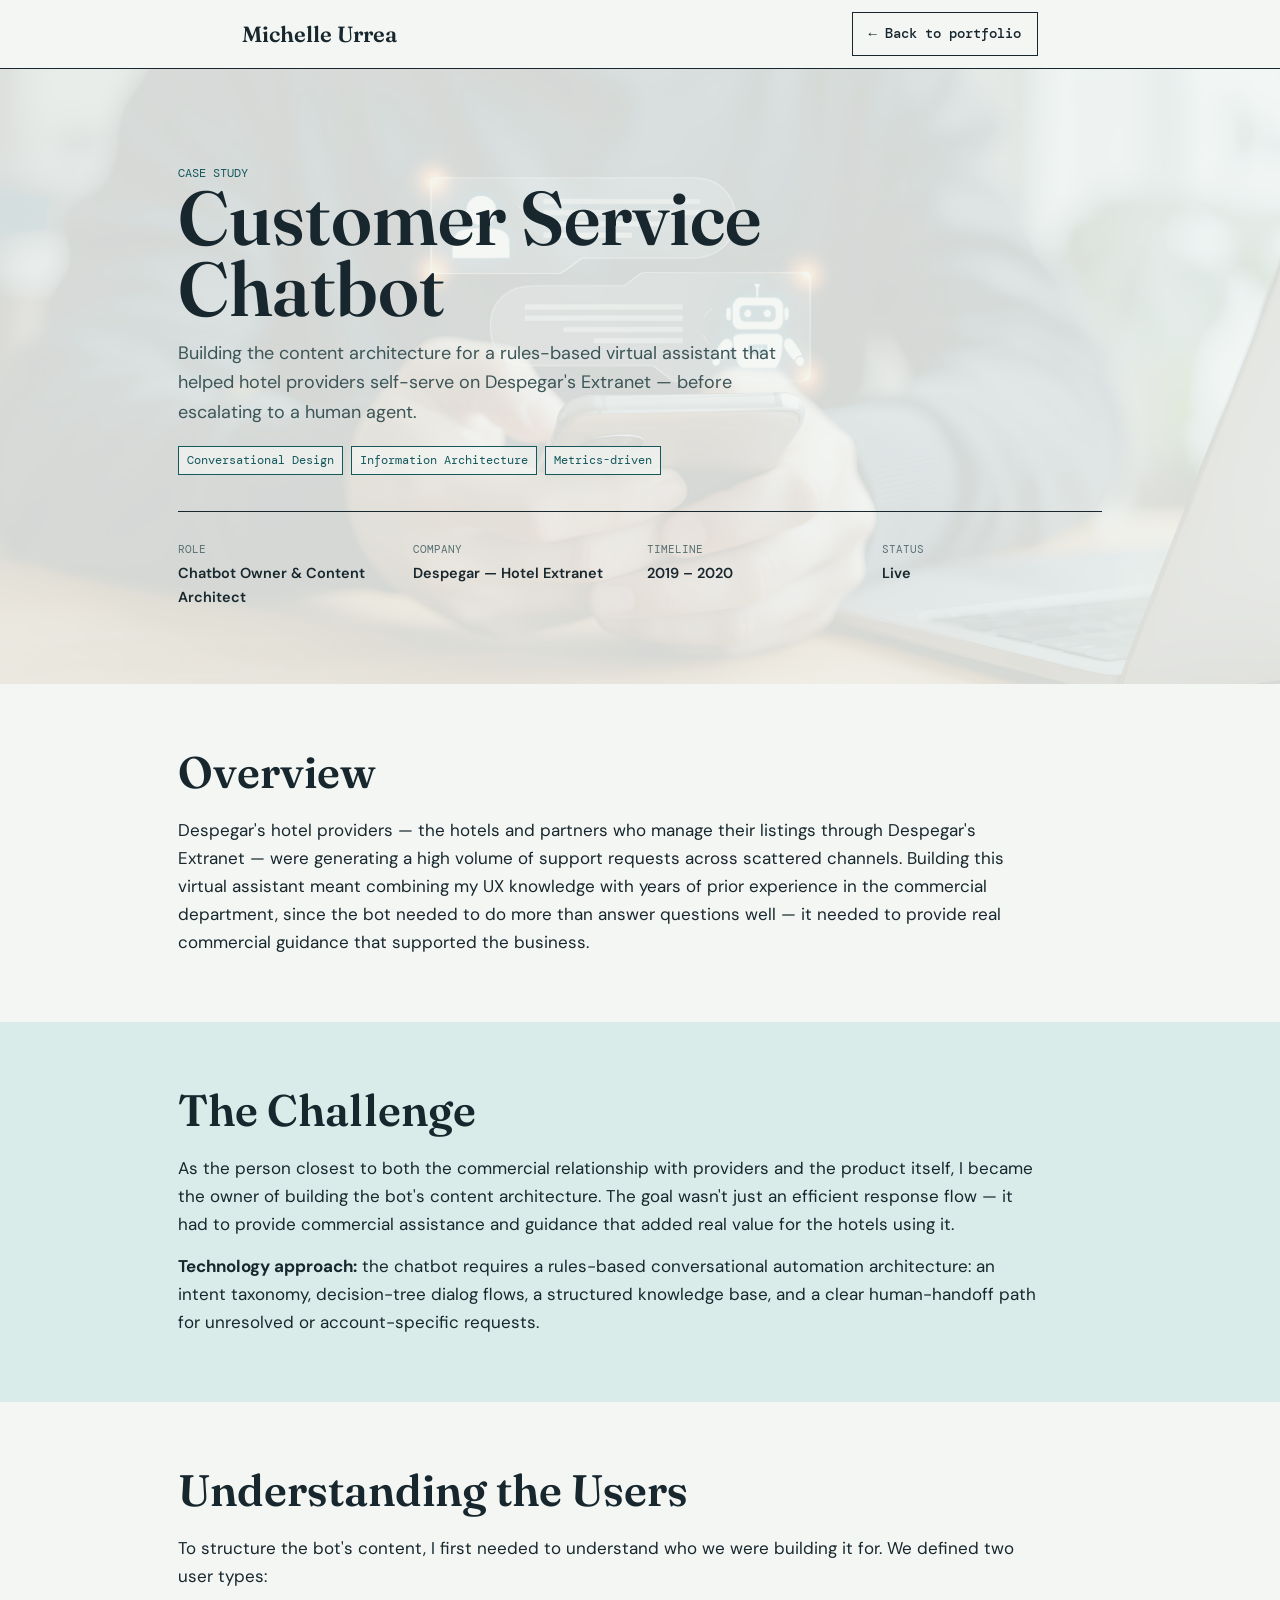
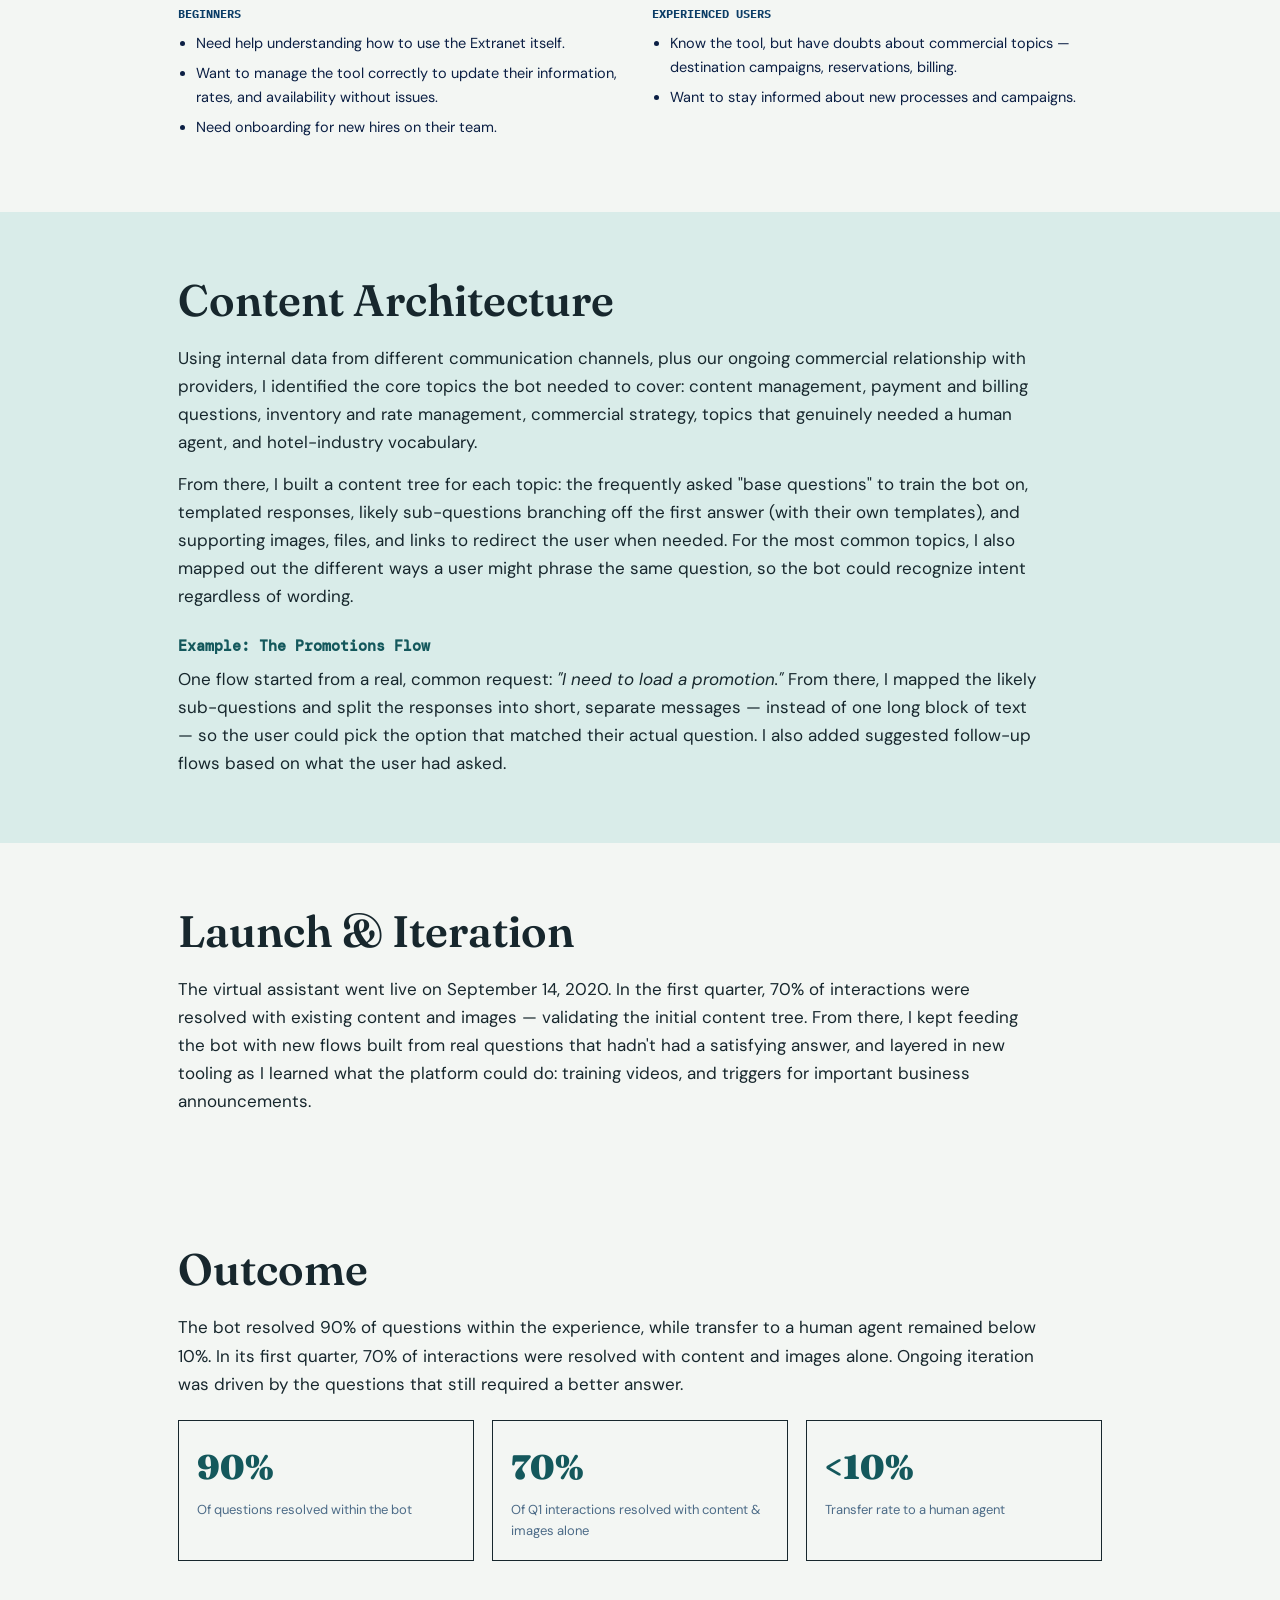
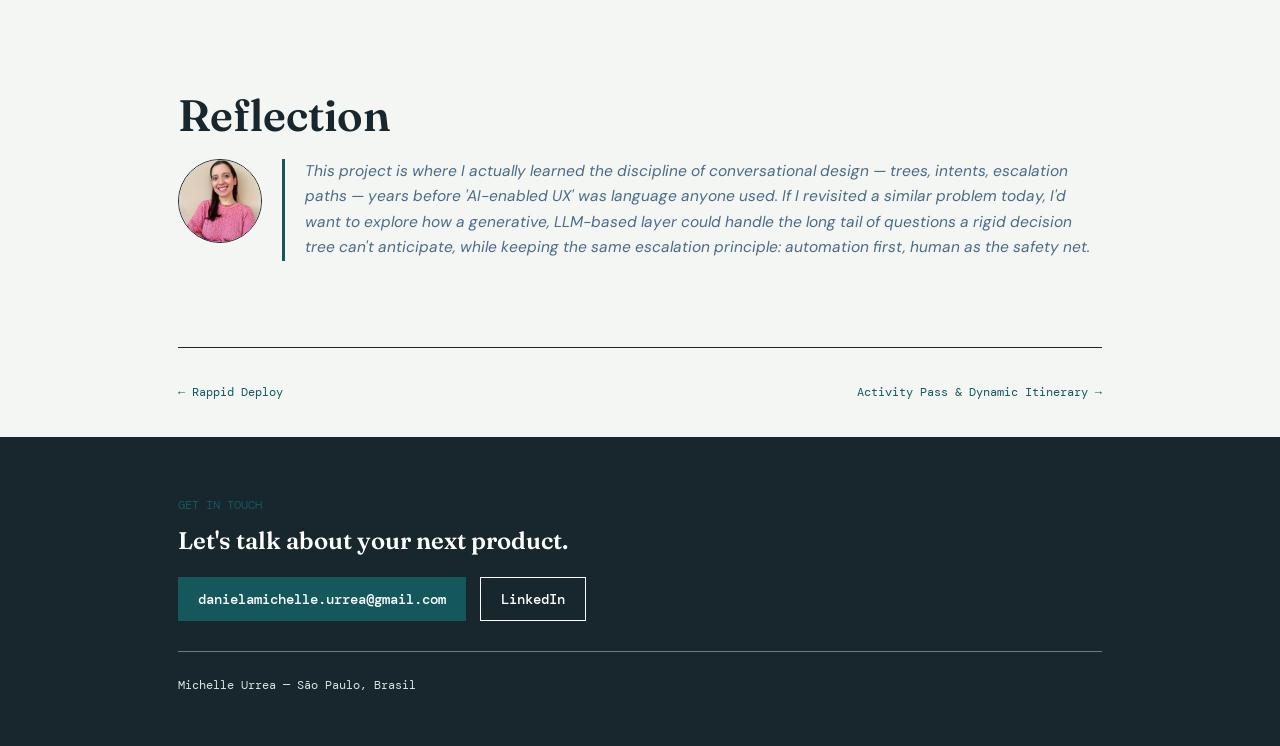
<file: pages/chatbot.html>
<!DOCTYPE html>
<html lang="en">
<head>
<meta charset="UTF-8" />
<meta name="viewport" content="width=device-width, initial-scale=1.0" />
<title>Customer Service Chatbot — Michelle Urrea</title>
<link rel="preconnect" href="https://fonts.googleapis.com">
<link rel="preconnect" href="https://fonts.gstatic.com" crossorigin>
<link href="https://fonts.googleapis.com/css2?family=Lato:ital,wght@0,400;0,700;0,900;1,400;1,700;1,900&family=Inter:wght@400;500;600&family=IBM+Plex+Mono:wght@400;500&display=swap" rel="stylesheet">
<style>
:root{
  --bg:#FFFFFF; --bg-alt:#EAF5FA; --ink:#0B1F44; --ink-soft:#4C6B87;
  --rose:#1479B3; --rose-deep:#0B3D66; --line:#CDE6F0; --card:#FFFFFF; --radius:4px;
}
*{box-sizing:border-box; margin:0; padding:0;}
html{scroll-behavior:smooth;}
body{background:var(--bg); color:var(--ink); font-family:'Inter', sans-serif; font-size:16px; line-height:1.65; -webkit-font-smoothing:antialiased;}
a{color:inherit;}
.wrap{max-width:860px; margin:0 auto; padding:0 32px;}
.eyebrow{font-family:'IBM Plex Mono', monospace; font-size:12px; letter-spacing:.14em; text-transform:uppercase; color:var(--rose-deep);}
h1,h2,h3{font-family:'Lato', sans-serif; font-weight:900; line-height:1.15; letter-spacing:-.01em;}
nav{position:sticky; top:0; z-index:50; background:rgba(255,255,255,.92); backdrop-filter:blur(8px); border-bottom:1px solid var(--line);}
nav .navwrap{max-width:860px; margin:0 auto; padding:0 32px; display:flex; align-items:center; justify-content:space-between; height:64px;}
.nav-name{font-family:'Lato', sans-serif; font-weight:900; font-size:18px; text-decoration:none;}
.back-link{font-family:'IBM Plex Mono', monospace; font-size:13px; text-decoration:none; color:var(--rose-deep); border:1px solid var(--line); padding:8px 16px; border-radius:var(--radius); transition:all .2s ease;}
.back-link:hover{background:var(--ink); color:#fff; border-color:var(--ink);}

header.cshero{padding:64px 0 40px;}
.meta-row{display:flex; flex-wrap:wrap; gap:8px; margin:18px 0 26px;}
.tag{font-family:'IBM Plex Mono', monospace; font-size:11px; background:var(--bg-alt); padding:5px 10px; border-radius:3px; color:var(--rose-deep);}
.cshero h1{font-size:clamp(32px,5vw,48px); margin-bottom:14px;}
.cshero .subtitle{font-size:19px; color:var(--ink-soft); max-width:60ch;}
.meta-table{display:grid; grid-template-columns:repeat(3,1fr); gap:20px; margin-top:36px; padding-top:28px; border-top:1px solid var(--line);}
.meta-item span{display:block; font-family:'IBM Plex Mono',monospace; font-size:11px; text-transform:uppercase; letter-spacing:.06em; color:var(--ink-soft); margin-bottom:4px;}
.meta-item p{font-size:14.5px; font-weight:600;}

section{padding:44px 0;}
section.alt{background:var(--bg-alt);}
h2.section-title{font-size:clamp(24px,3vw,30px); margin-bottom:18px;}
h3.sub-title{font-family:'IBM Plex Mono',monospace; font-size:12px; text-transform:uppercase; letter-spacing:.07em; color:var(--rose-deep); margin:26px 0 8px;}
h3.sub-title:first-child{margin-top:0;}
p.body-text{font-size:16px; color:var(--ink); max-width:72ch; margin-bottom:14px;}
p.body-text:last-child{margin-bottom:0;}
.stat-grid{display:grid; grid-template-columns:repeat(auto-fit,minmax(150px,1fr)); gap:18px; margin-top:22px;}
.stat-card{background:var(--card); border:1px solid var(--line); border-radius:var(--radius); padding:18px;}
.stat-card .num{font-family:'Lato',sans-serif; font-weight:900; font-size:26px; color:var(--rose-deep); display:block;}
.stat-card .label{font-size:13px; color:var(--ink-soft); margin-top:4px; display:block;}
.reflection{border-left:3px solid var(--rose); padding-left:20px; margin-top:8px;}
.reflection p{font-style:italic; color:var(--ink-soft); font-size:15.5px;}
.visual-note{margin-top:20px; font-family:'IBM Plex Mono',monospace; font-size:11px; color:var(--ink-soft); font-style:italic; border:1px dashed var(--line); padding:14px; border-radius:var(--radius);}

.cs-nav{display:flex; justify-content:space-between; align-items:center; padding:36px 0; border-top:1px solid var(--line); margin-top:20px;}
.cs-nav a{font-family:'IBM Plex Mono', monospace; font-size:13px; text-decoration:none; color:var(--rose-deep);}

footer{padding:60px 0 50px; text-align:center;}
footer .foot-bottom{font-family:'IBM Plex Mono', monospace; font-size:12px; color:var(--ink-soft); border-top:1px solid var(--line); padding-top:24px; margin-top:30px;}
.contact-links{display:flex; gap:14px; justify-content:center; flex-wrap:wrap; margin-bottom:10px;}
.btn{display:inline-block; font-family:'IBM Plex Mono', monospace; font-size:13px; padding:12px 20px; border-radius:var(--radius); text-decoration:none; transition:all .2s ease;}
.btn-primary{background:var(--ink); color:#fff;}
.btn-primary:hover{background:var(--rose-deep);}
.btn-ghost{border:1px solid var(--ink); color:var(--ink);}
.btn-ghost:hover{background:var(--ink); color:#fff;}

@media (max-width:700px){
  .meta-table{grid-template-columns:1fr 1fr;}
  .cs-nav{flex-direction:column; gap:14px; align-items:flex-start;}
}
.finding-cols{display:grid; grid-template-columns:1fr 1fr; gap:24px; margin-top:12px;}
.finding-cols h4{font-family:'IBM Plex Mono',monospace; font-size:12px; text-transform:uppercase; color:var(--rose-deep); margin-bottom:8px;}
.finding-cols ul{padding-left:18px; font-size:14.5px; color:var(--ink);}
.finding-cols li{margin-bottom:6px;}
.quote-block{border-left:3px solid var(--rose); padding:4px 20px; margin:16px 0; background:var(--card);}
.quote-block p{font-size:15px; font-style:italic; color:var(--ink); margin-bottom:4px;}
@media (max-width:700px){.finding-cols{grid-template-columns:1fr;}}
</style>
<link rel="stylesheet" href="../styles/case.css">
</head>
<body class="case case-chatbot">
<nav>
  <div class="navwrap">
    <a class="nav-name" href="../main.html">Michelle Urrea</a>
    <a class="back-link" href="../main.html#work">&larr; Back to portfolio</a>
  </div>
</nav>

<header class="cshero">
  <div class="wrap">
    <p class="eyebrow">Case Study</p>
    <h1>Customer Service Chatbot</h1>
    <p class="subtitle">Building the content architecture for a rules-based virtual assistant that helped hotel providers self-serve on Despegar's Extranet &mdash; before escalating to a human agent.</p>
    <div class="meta-row"><span class="tag">Conversational Design</span><span class="tag">Information Architecture</span><span class="tag">Metrics-driven</span></div>
    <div class="meta-table"><div class="meta-item"><span>Role</span><p>Chatbot Owner &amp; Content Architect</p></div><div class="meta-item"><span>Company</span><p>Despegar &mdash; Hotel Extranet</p></div><div class="meta-item"><span>Timeline</span><p>2019 &ndash; 2020</p></div><div class="meta-item"><span>Status</span><p>Live</p></div></div>
  </div>
</header>

<section class="">
  <div class="wrap">
    <h2 class="section-title">Overview</h2>
    <p class="body-text">Despegar's hotel providers &mdash; the hotels and partners who manage their listings through Despegar's Extranet &mdash; were generating a high volume of support requests across scattered channels. Building this virtual assistant meant combining my UX knowledge with years of prior experience in the commercial department, since the bot needed to do more than answer questions well &mdash; it needed to provide real commercial guidance that supported the business.</p>
  </div>
</section>

<section class="alt">
  <div class="wrap">
    <h2 class="section-title">The Challenge</h2>
    <p class="body-text">As the person closest to both the commercial relationship with providers and the product itself, I became the owner of building the bot's content architecture. The goal wasn't just an efficient response flow &mdash; it had to provide commercial assistance and guidance that added real value for the hotels using it.</p>
    <p class="body-text"><strong>Technology approach:</strong> the chatbot requires a rules-based conversational automation architecture: an intent taxonomy, decision-tree dialog flows, a structured knowledge base, and a clear human-handoff path for unresolved or account-specific requests.</p>
  </div>
</section>

<section class="">
  <div class="wrap">
    <h2 class="section-title">Understanding the Users</h2>
    <p class="body-text">To structure the bot's content, I first needed to understand who we were building it for. We defined two user types:</p>
    <div class="finding-cols">
      <div>
        <h4>Beginners</h4>
        <ul>
          <li>Need help understanding how to use the Extranet itself.</li>
          <li>Want to manage the tool correctly to update their information, rates, and availability without issues.</li>
          <li>Need onboarding for new hires on their team.</li>
        </ul>
      </div>
      <div>
        <h4>Experienced Users</h4>
        <ul>
          <li>Know the tool, but have doubts about commercial topics &mdash; destination campaigns, reservations, billing.</li>
          <li>Want to stay informed about new processes and campaigns.</li>
        </ul>
      </div>
    </div>
  </div>
</section>

<section class="alt">
  <div class="wrap">
    <h2 class="section-title">Content Architecture</h2>
    <p class="body-text">Using internal data from different communication channels, plus our ongoing commercial relationship with providers, I identified the core topics the bot needed to cover: content management, payment and billing questions, inventory and rate management, commercial strategy, topics that genuinely needed a human agent, and hotel-industry vocabulary.</p>
    <p class="body-text">From there, I built a content tree for each topic: the frequently asked "base questions" to train the bot on, templated responses, likely sub-questions branching off the first answer (with their own templates), and supporting images, files, and links to redirect the user when needed. For the most common topics, I also mapped out the different ways a user might phrase the same question, so the bot could recognize intent regardless of wording.</p>
    <h3 class="sub-title">Example: The Promotions Flow</h3>
    <p class="body-text">One flow started from a real, common request: <em>"I need to load a promotion."</em> From there, I mapped the likely sub-questions and split the responses into short, separate messages &mdash; instead of one long block of text &mdash; so the user could pick the option that matched their actual question. I also added suggested follow-up flows based on what the user had asked.</p>
  </div>
</section>

<section class="">
  <div class="wrap">
    <h2 class="section-title">Launch &amp; Iteration</h2>
    <p class="body-text">The virtual assistant went live on September 14, 2020. In the first quarter, 70% of interactions were resolved with existing content and images &mdash; validating the initial content tree. From there, I kept feeding the bot with new flows built from real questions that hadn't had a satisfying answer, and layered in new tooling as I learned what the platform could do: training videos, and triggers for important business announcements.</p>
  </div>
</section>

<section>
  <div class="wrap">
    <h2 class="section-title">Outcome</h2>
    <p class="body-text">The bot resolved 90% of questions within the experience, while transfer to a human agent remained below 10%. In its first quarter, 70% of interactions were resolved with content and images alone. Ongoing iteration was driven by the questions that still required a better answer.</p>
    <div class="stat-grid">
      <div class="stat-card"><span class="num">90%</span><span class="label">Of questions resolved within the bot</span></div>
      <div class="stat-card"><span class="num">70%</span><span class="label">Of Q1 interactions resolved with content &amp; images alone</span></div>
      <div class="stat-card"><span class="num">&lt;10%</span><span class="label">Transfer rate to a human agent</span></div>
    </div>
  </div>
</section>

<section>
  <div class="wrap">
    <h2 class="section-title">Reflection</h2>
    <div class="reflection-layout"><img class="reflection-photo" src="../assets/img/michelle-urrea.jpg" alt="Michelle Urrea" /><div class="reflection"><p>This project is where I actually learned the discipline of conversational design — trees, intents, escalation paths — years before 'AI-enabled UX' was language anyone used. If I revisited a similar problem today, I'd want to explore how a generative, LLM-based layer could handle the long tail of questions a rigid decision tree can't anticipate, while keeping the same escalation principle: automation first, human as the safety net.</p></div></div>
    
  </div>
</section>

<div class="wrap">
  <div class="cs-nav">
    <a href="rappid-deploy.html">&larr; Rappid Deploy</a>
    <a href="activity-pass.html">Activity Pass &amp; Dynamic Itinerary &rarr;</a>
  </div>
</div>

<footer id="contact">
  <div class="wrap">
    <p class="eyebrow">Get in touch</p>
    <h2 style="margin:14px 0 22px;">Let's talk about your next product.</h2>
    <div class="contact-links">
      <a class="btn btn-primary" href="mailto:danielamichelle.urrea@gmail.com">danielamichelle.urrea@gmail.com</a>
      <a class="btn btn-ghost" href="https://www.linkedin.com/in/daniela-michelle-urrea/" target="_blank" rel="noopener">LinkedIn</a>
    </div>
    <div class="foot-bottom">Michelle Urrea — São Paulo, Brasil</div>
  </div>
</footer>
</body>
</html>
</file>
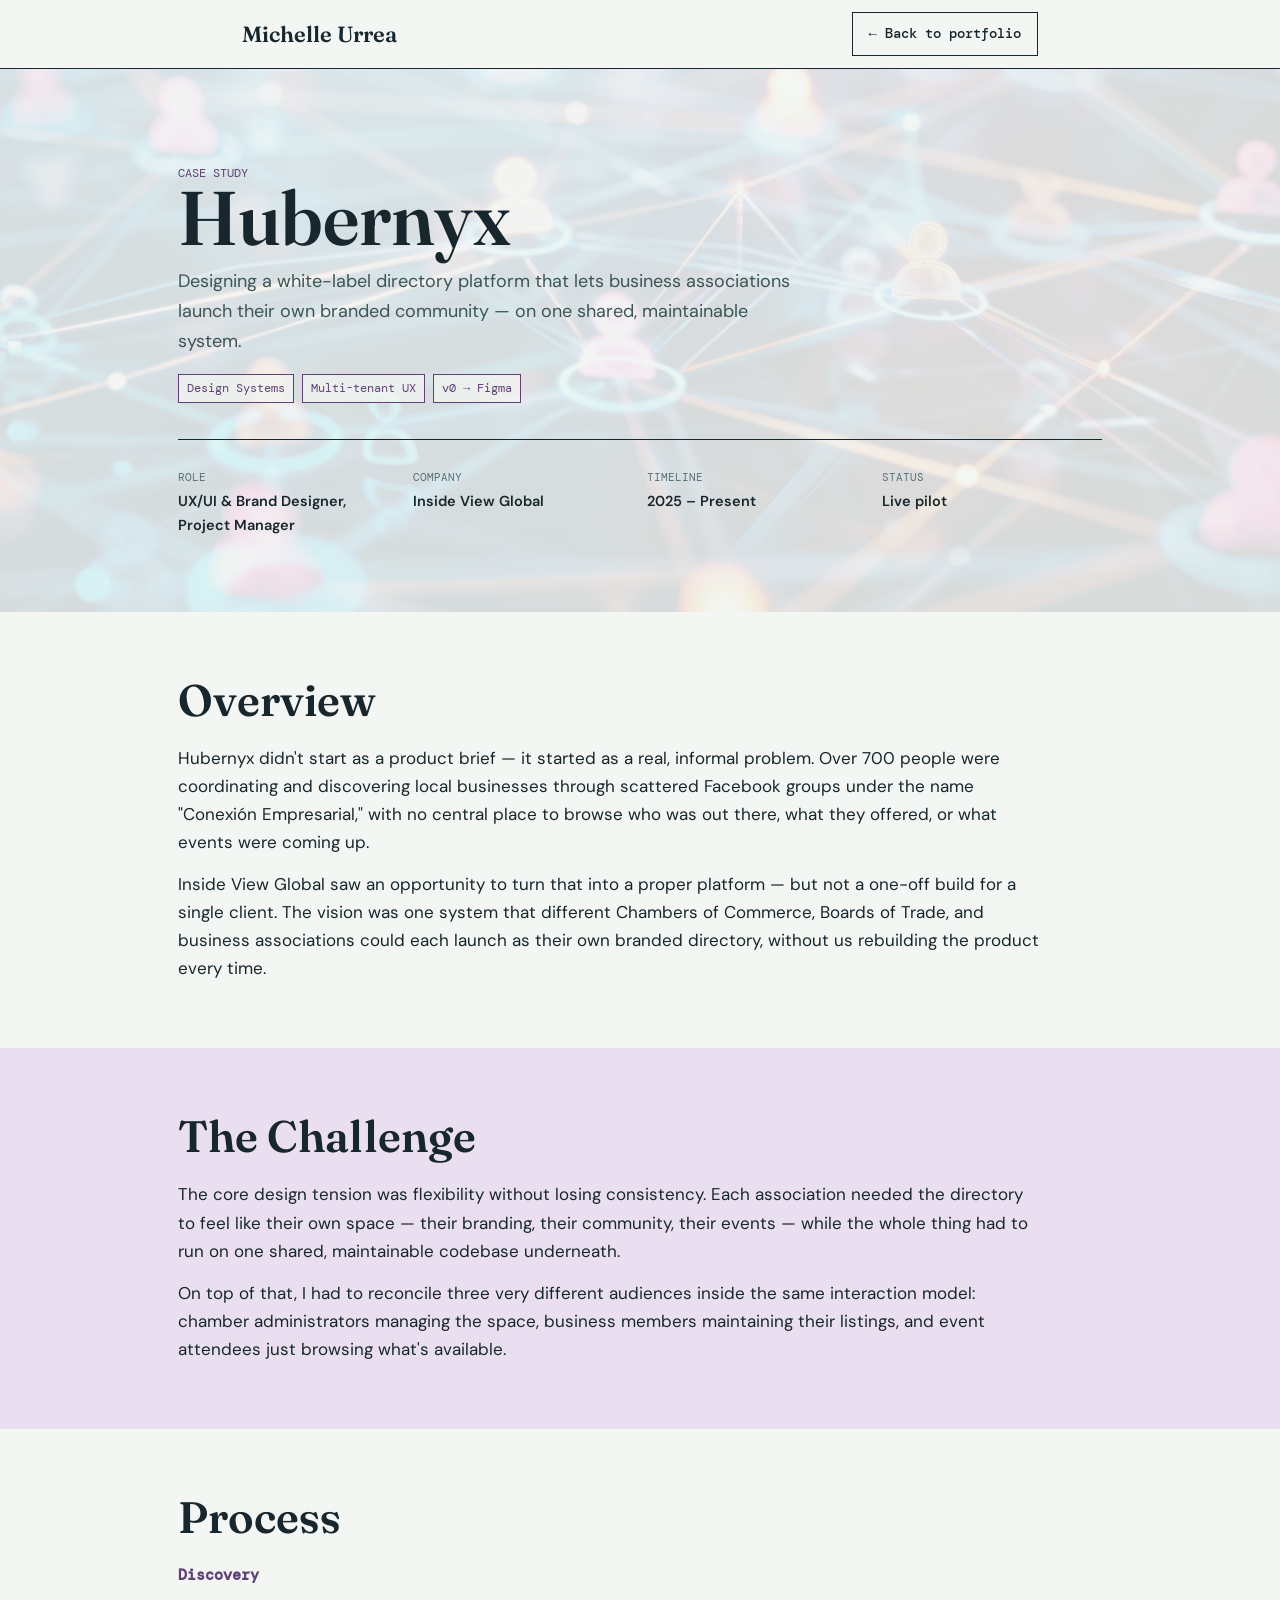
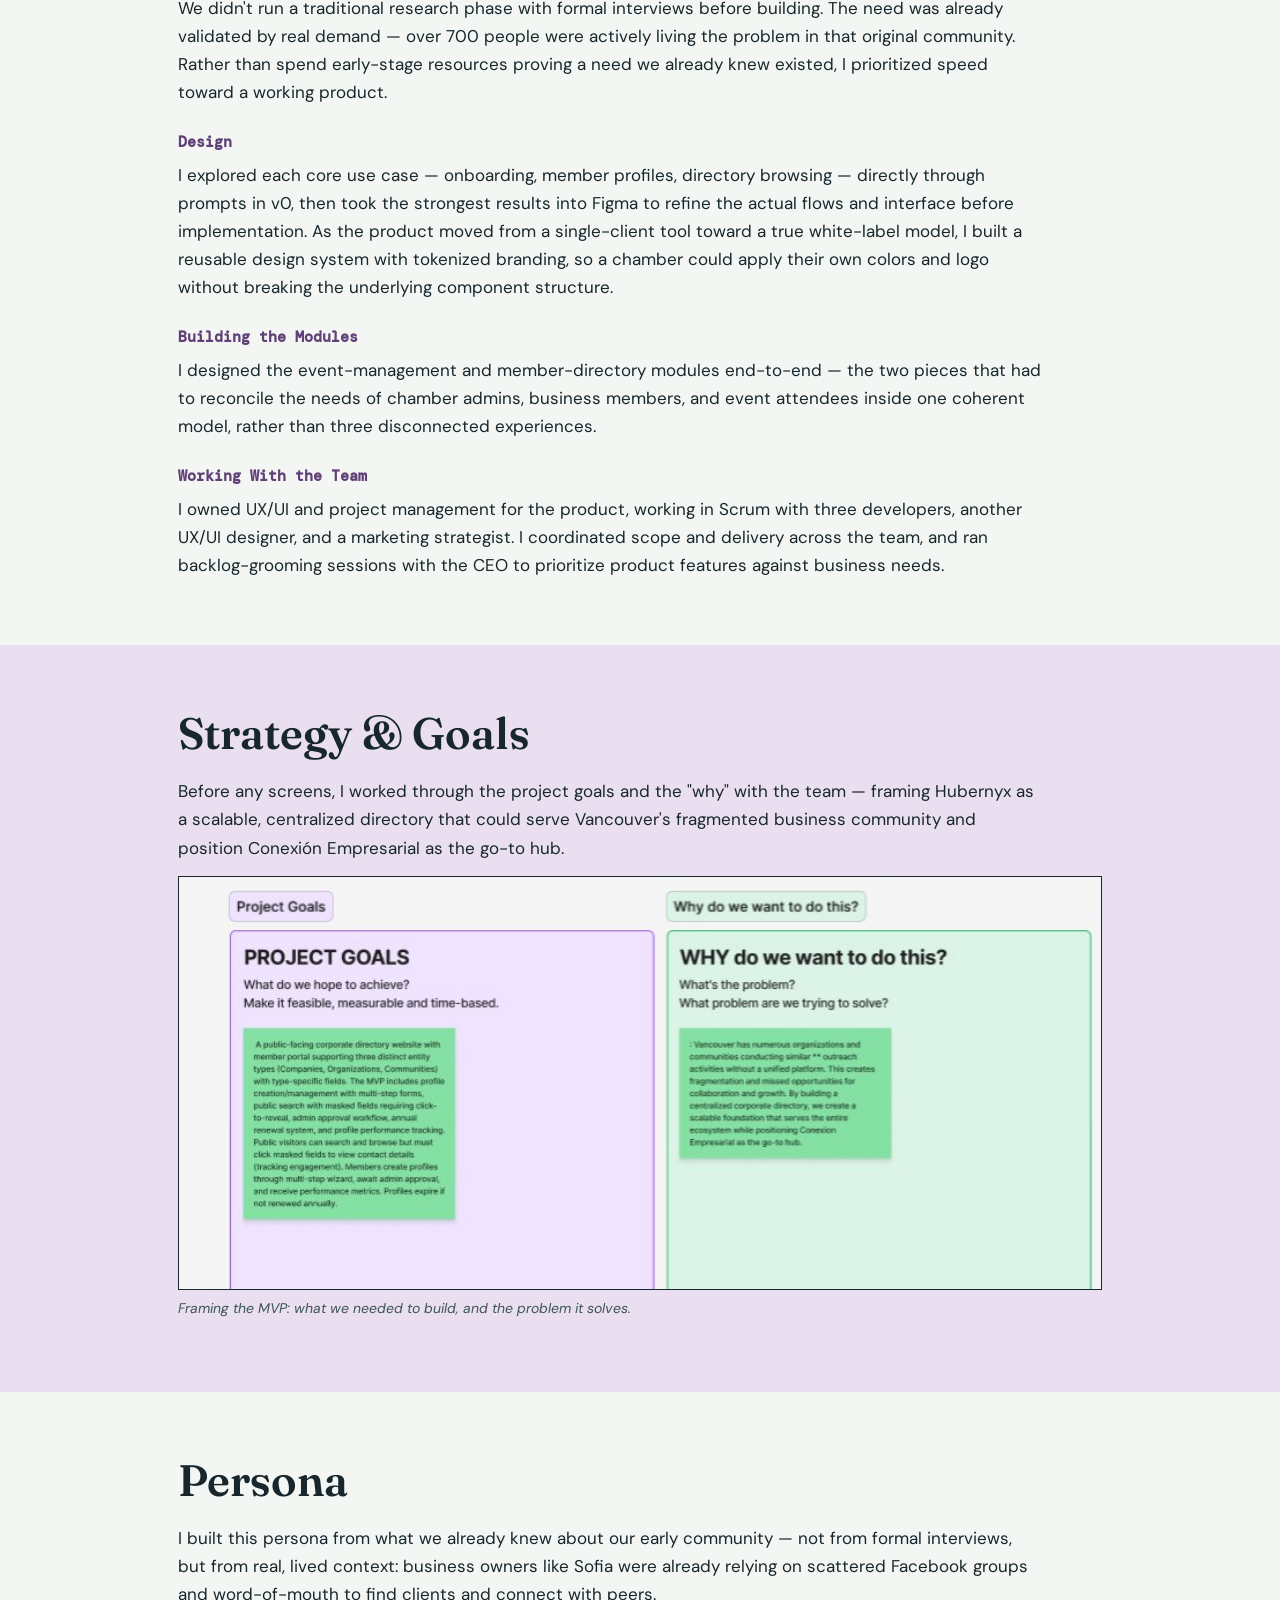
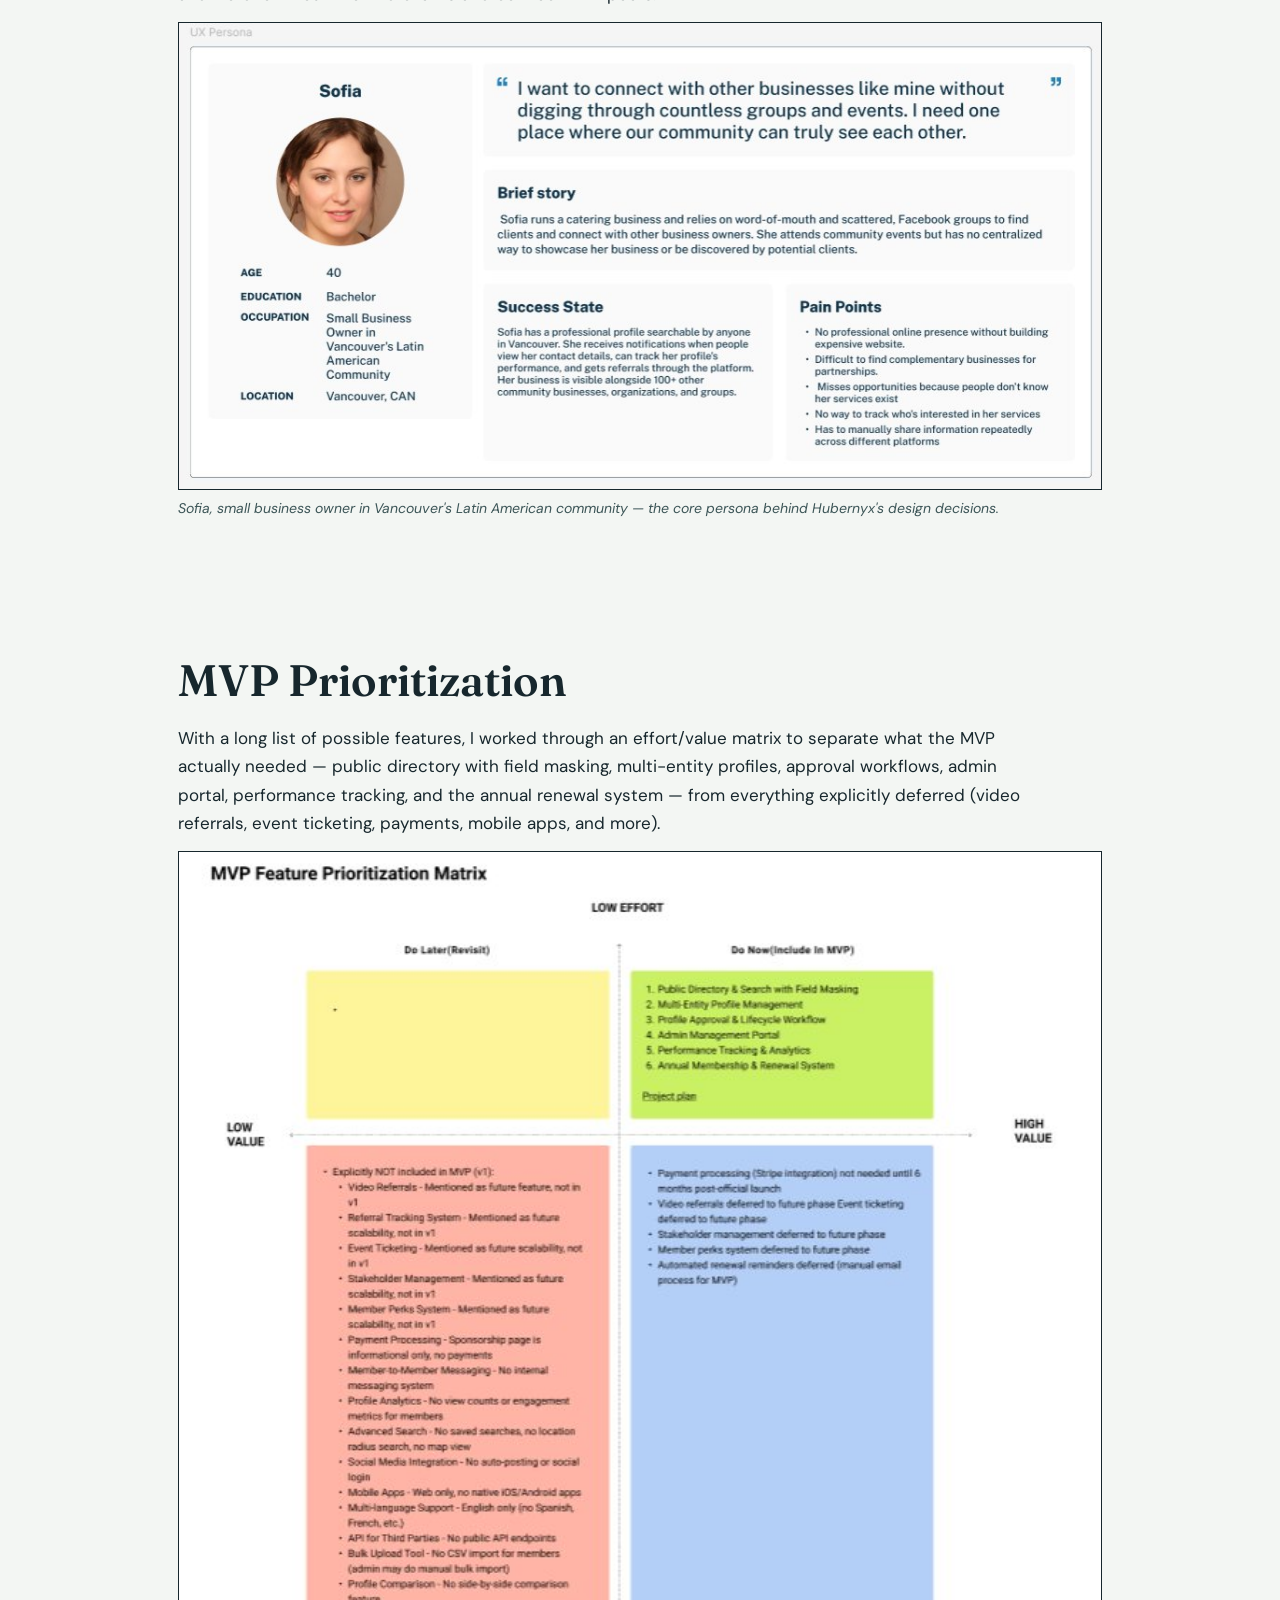
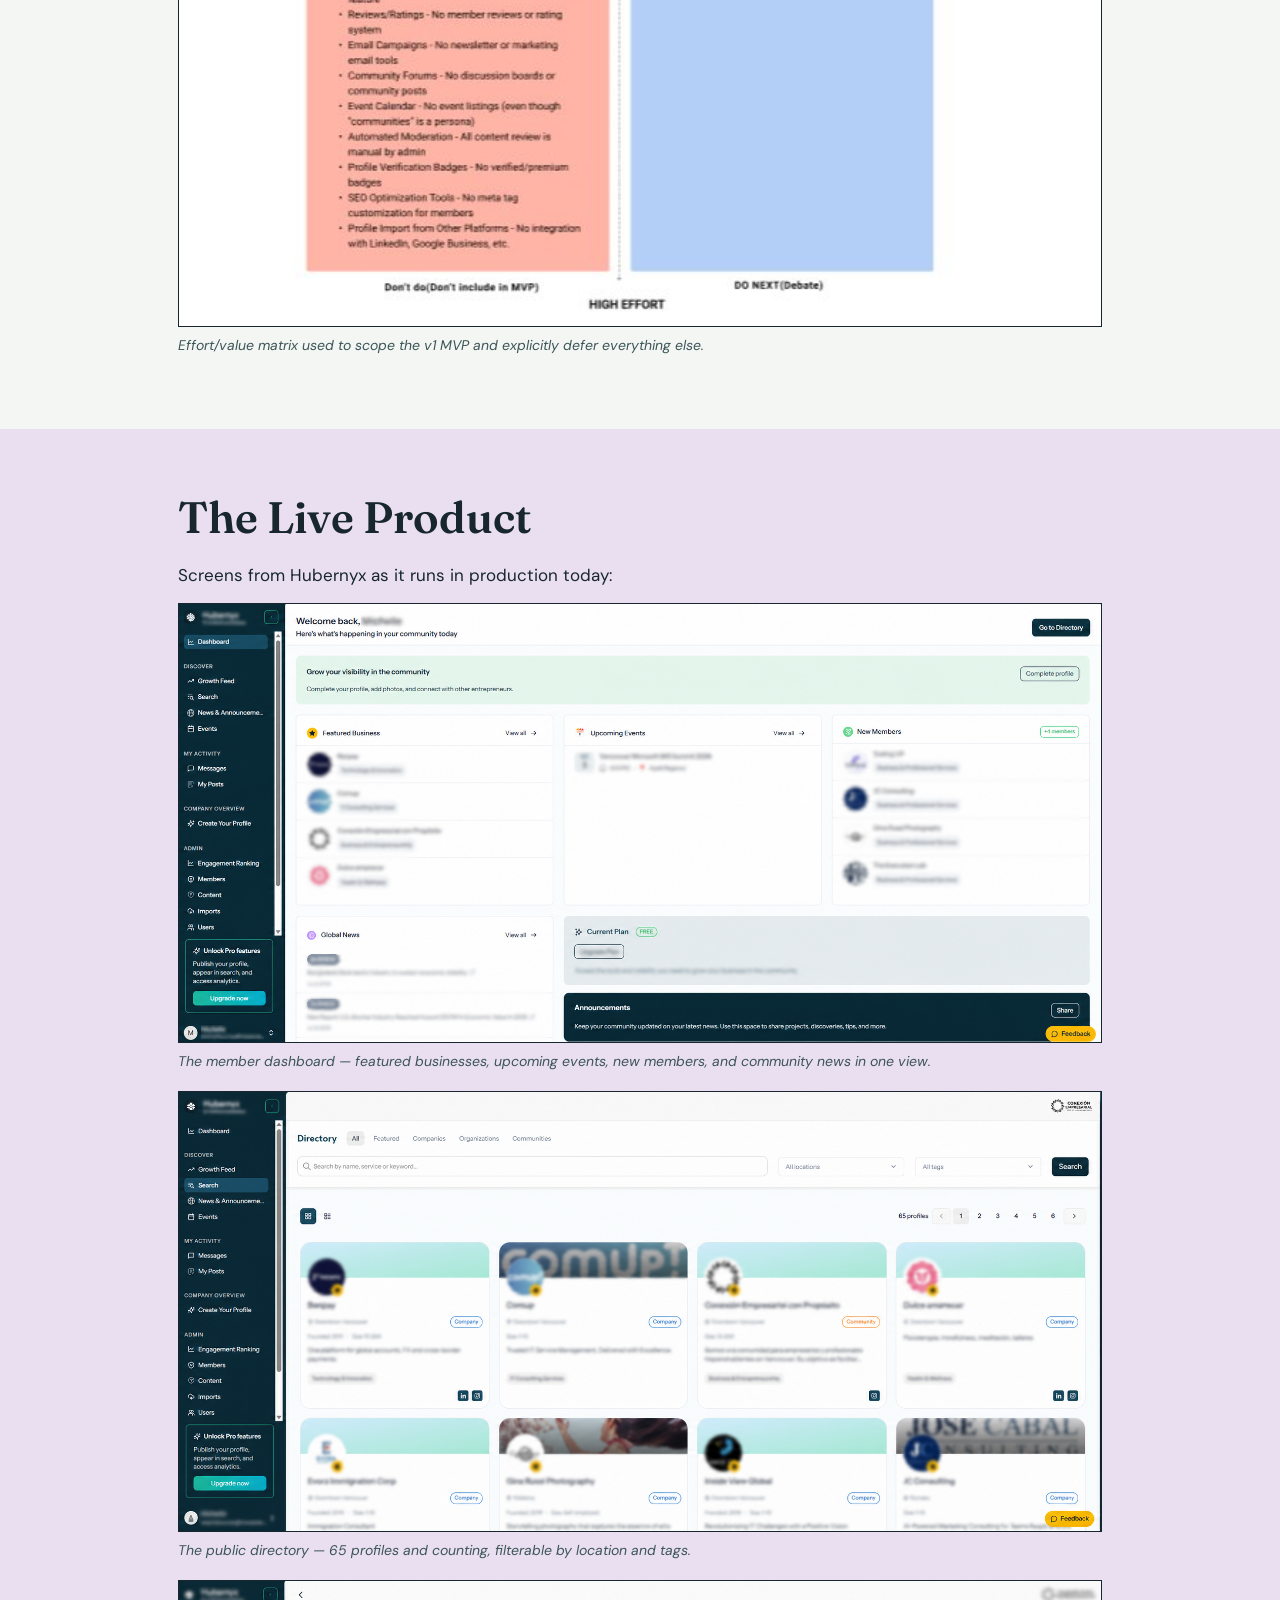
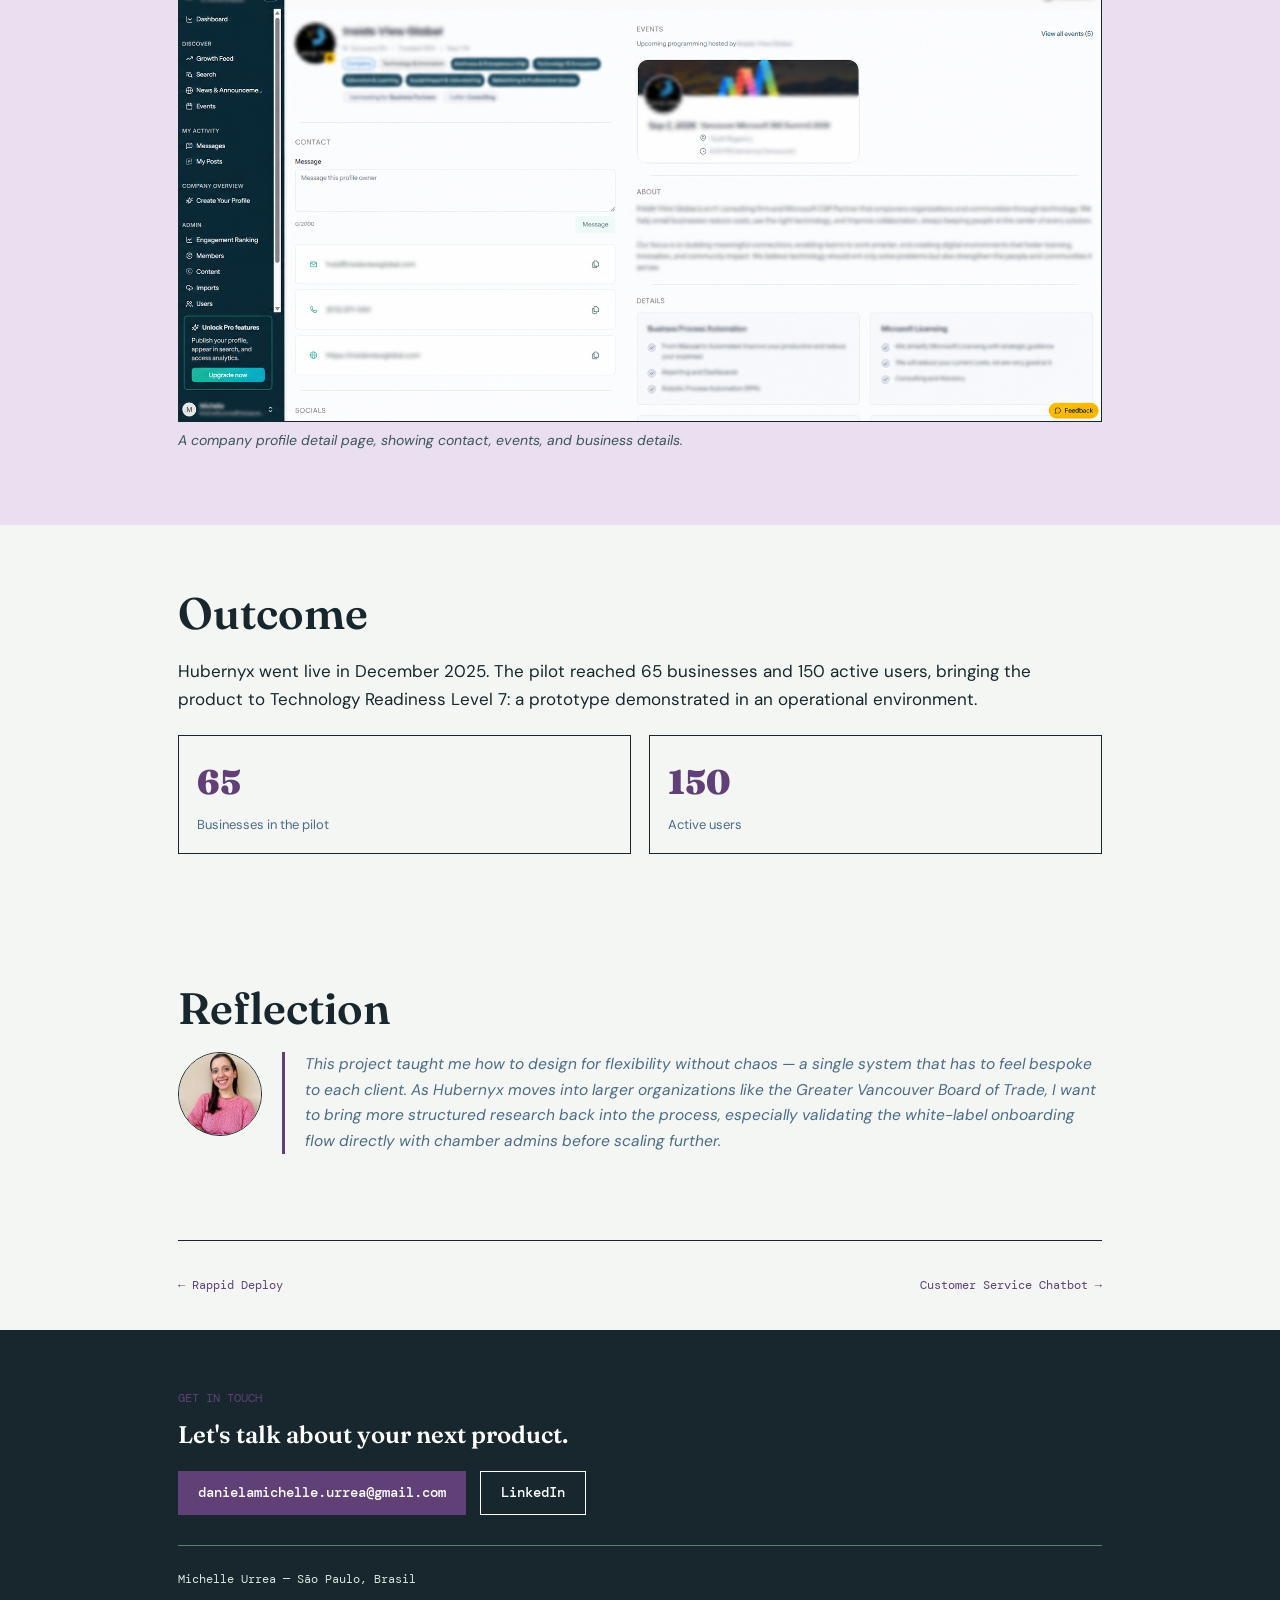
<file: pages/hubernyx.html>
<!DOCTYPE html>
<html lang="en">
<head>
<meta charset="UTF-8" />
<meta name="viewport" content="width=device-width, initial-scale=1.0" />
<title>Hubernyx — Michelle Urrea</title>
<link rel="preconnect" href="https://fonts.googleapis.com">
<link rel="preconnect" href="https://fonts.gstatic.com" crossorigin>
<link href="https://fonts.googleapis.com/css2?family=Lato:ital,wght@0,400;0,700;0,900;1,400;1,700;1,900&family=Inter:wght@400;500;600&family=IBM+Plex+Mono:wght@400;500&display=swap" rel="stylesheet">
<style>
:root{
  --bg:#FFFFFF; --bg-alt:#EAF5FA; --ink:#0B1F44; --ink-soft:#4C6B87;
  --rose:#1479B3; --rose-deep:#0B3D66; --line:#CDE6F0; --card:#FFFFFF; --radius:4px;
}
*{box-sizing:border-box; margin:0; padding:0;}
html{scroll-behavior:smooth;}
body{background:var(--bg); color:var(--ink); font-family:'Inter', sans-serif; font-size:16px; line-height:1.65; -webkit-font-smoothing:antialiased;}
a{color:inherit;}
.wrap{max-width:860px; margin:0 auto; padding:0 32px;}
.eyebrow{font-family:'IBM Plex Mono', monospace; font-size:12px; letter-spacing:.14em; text-transform:uppercase; color:var(--rose-deep);}
h1,h2,h3{font-family:'Lato', sans-serif; font-weight:900; line-height:1.15; letter-spacing:-.01em;}
nav{position:sticky; top:0; z-index:50; background:rgba(255,255,255,.92); backdrop-filter:blur(8px); border-bottom:1px solid var(--line);}
nav .navwrap{max-width:860px; margin:0 auto; padding:0 32px; display:flex; align-items:center; justify-content:space-between; height:64px;}
.nav-name{font-family:'Lato', sans-serif; font-weight:900; font-size:18px; text-decoration:none;}
.back-link{font-family:'IBM Plex Mono', monospace; font-size:13px; text-decoration:none; color:var(--rose-deep); border:1px solid var(--line); padding:8px 16px; border-radius:var(--radius); transition:all .2s ease;}
.back-link:hover{background:var(--ink); color:#fff; border-color:var(--ink);}

header.cshero{
  padding:64px 0 40px;
  position:relative;
  overflow:hidden;
  background-image:url('[data-uri]');
  background-size:cover;
  background-position:center 35%;
}
header.cshero::before{
  content:'';
  position:absolute;
  inset:0;
  background:rgba(255,255,255,.90);
}
header.cshero .wrap{
  position:relative;
  z-index:1;
}
.meta-row{display:flex; flex-wrap:wrap; gap:8px; margin:18px 0 26px;}
.tag{font-family:'IBM Plex Mono', monospace; font-size:11px; background:var(--bg-alt); padding:5px 10px; border-radius:3px; color:var(--rose-deep);}
.cshero h1{font-size:clamp(32px,5vw,48px); margin-bottom:14px;}
.cshero .subtitle{font-size:19px; color:var(--ink-soft); max-width:60ch;}
.meta-table{display:grid; grid-template-columns:repeat(3,1fr); gap:20px; margin-top:36px; padding-top:28px; border-top:1px solid var(--line);}
.meta-item span{display:block; font-family:'IBM Plex Mono',monospace; font-size:11px; text-transform:uppercase; letter-spacing:.06em; color:var(--ink-soft); margin-bottom:4px;}
.meta-item p{font-size:14.5px; font-weight:600;}

section{padding:44px 0;}
section.alt{background:var(--bg-alt);}
h2.section-title{font-size:clamp(24px,3vw,30px); margin-bottom:18px;}
h3.sub-title{font-family:'IBM Plex Mono',monospace; font-size:12px; text-transform:uppercase; letter-spacing:.07em; color:var(--rose-deep); margin:26px 0 8px;}
h3.sub-title:first-child{margin-top:0;}
p.body-text{font-size:16px; color:var(--ink); max-width:72ch; margin-bottom:14px;}
p.body-text:last-child{margin-bottom:0;}
.stat-grid{display:grid; grid-template-columns:repeat(auto-fit,minmax(150px,1fr)); gap:18px; margin-top:22px;}
.stat-card{background:var(--card); border:1px solid var(--line); border-radius:var(--radius); padding:18px;}
.stat-card .num{font-family:'Lato',sans-serif; font-weight:900; font-size:26px; color:var(--rose-deep); display:block;}
.stat-card .label{font-size:13px; color:var(--ink-soft); margin-top:4px; display:block;}
.reflection{border-left:3px solid var(--rose); padding-left:20px; margin-top:8px;}
.reflection p{font-style:italic; color:var(--ink-soft); font-size:15.5px;}
.visual-note{margin-top:20px; font-family:'IBM Plex Mono',monospace; font-size:11px; color:var(--ink-soft); font-style:italic; border:1px dashed var(--line); padding:14px; border-radius:var(--radius);}

.cs-nav{display:flex; justify-content:space-between; align-items:center; padding:36px 0; border-top:1px solid var(--line); margin-top:20px;}
.cs-nav a{font-family:'IBM Plex Mono', monospace; font-size:13px; text-decoration:none; color:var(--rose-deep);}

footer{padding:60px 0 50px; text-align:center;}
footer .foot-bottom{font-family:'IBM Plex Mono', monospace; font-size:12px; color:var(--ink-soft); border-top:1px solid var(--line); padding-top:24px; margin-top:30px;}
.contact-links{display:flex; gap:14px; justify-content:center; flex-wrap:wrap; margin-bottom:10px;}
.btn{display:inline-block; font-family:'IBM Plex Mono', monospace; font-size:13px; padding:12px 20px; border-radius:var(--radius); text-decoration:none; transition:all .2s ease;}
.btn-primary{background:var(--ink); color:#fff;}
.btn-primary:hover{background:var(--rose-deep);}
.btn-ghost{border:1px solid var(--ink); color:var(--ink);}
.btn-ghost:hover{background:var(--ink); color:#fff;}

@media (max-width:700px){
  .meta-table{grid-template-columns:1fr 1fr;}
  .cs-nav{flex-direction:column; gap:14px; align-items:flex-start;}
}
.media-grid{display:grid; grid-template-columns:1fr 1fr; gap:20px; margin-top:8px;}
.media-block{margin-bottom:8px;}
.media-block.full{grid-column:1/-1;}
.media-block img, .media-block video{width:100%; display:block; border-radius:4px; border:1px solid var(--line); background:#000;}
.media-caption{font-size:13px; color:var(--ink-soft); margin-top:8px; font-style:italic;}
@media (max-width:700px){.media-grid{grid-template-columns:1fr;}}
</style>
<link rel="stylesheet" href="../styles/case.css">
</head>
<body class="case case-hubernyx">
<nav>
  <div class="navwrap">
    <a class="nav-name" href="../main.html">Michelle Urrea</a>
    <a class="back-link" href="../main.html#work">&larr; Back to portfolio</a>
  </div>
</nav>

<header class="cshero">
  <div class="wrap">
    <p class="eyebrow">Case Study</p>
    <h1>Hubernyx</h1>
    <p class="subtitle">Designing a white-label directory platform that lets business associations launch their own branded community — on one shared, maintainable system.</p>
    <div class="meta-row"><span class="tag">Design Systems</span><span class="tag">Multi-tenant UX</span><span class="tag">v0 → Figma</span></div>
    <div class="meta-table"><div class="meta-item"><span>Role</span><p>UX/UI &amp; Brand Designer, Project Manager</p></div><div class="meta-item"><span>Company</span><p>Inside View Global</p></div><div class="meta-item"><span>Timeline</span><p>2025 &ndash; Present</p></div><div class="meta-item"><span>Status</span><p>Live pilot</p></div></div>
  </div>
</header>

<section class="">
  <div class="wrap">
    <h2 class="section-title">Overview</h2>
    
        <p class="body-text">Hubernyx didn't start as a product brief — it started as a real, informal problem. Over 700 people were coordinating and discovering local businesses through scattered Facebook groups under the name "Conexión Empresarial," with no central place to browse who was out there, what they offered, or what events were coming up.</p>
        <p class="body-text">Inside View Global saw an opportunity to turn that into a proper platform — but not a one-off build for a single client. The vision was one system that different Chambers of Commerce, Boards of Trade, and business associations could each launch as their own branded directory, without us rebuilding the product every time.</p>
        
  </div>
</section>

<section class="alt">
  <div class="wrap">
    <h2 class="section-title">The Challenge</h2>
    
        <p class="body-text">The core design tension was flexibility without losing consistency. Each association needed the directory to feel like their own space — their branding, their community, their events — while the whole thing had to run on one shared, maintainable codebase underneath.</p>
        <p class="body-text">On top of that, I had to reconcile three very different audiences inside the same interaction model: chamber administrators managing the space, business members maintaining their listings, and event attendees just browsing what's available.</p>
        
  </div>
</section>

<section class="">
  <div class="wrap">
    <h2 class="section-title">Process</h2>
    
        <h3 class="sub-title">Discovery</h3>
        <p class="body-text">We didn't run a traditional research phase with formal interviews before building. The need was already validated by real demand — over 700 people were actively living the problem in that original community. Rather than spend early-stage resources proving a need we already knew existed, I prioritized speed toward a working product.</p>
        <h3 class="sub-title">Design</h3>
        <p class="body-text">I explored each core use case — onboarding, member profiles, directory browsing — directly through prompts in v0, then took the strongest results into Figma to refine the actual flows and interface before implementation. As the product moved from a single-client tool toward a true white-label model, I built a reusable design system with tokenized branding, so a chamber could apply their own colors and logo without breaking the underlying component structure.</p>
        <h3 class="sub-title">Building the Modules</h3>
        <p class="body-text">I designed the event-management and member-directory modules end-to-end — the two pieces that had to reconcile the needs of chamber admins, business members, and event attendees inside one coherent model, rather than three disconnected experiences.</p>
        <h3 class="sub-title">Working With the Team</h3>
        <p class="body-text">I owned UX/UI and project management for the product, working in Scrum with three developers, another UX/UI designer, and a marketing strategist. I coordinated scope and delivery across the team, and ran backlog-grooming sessions with the CEO to prioritize product features against business needs.</p>
        
  </div>
</section>


<section class="alt">
  <div class="wrap">
    <h2 class="section-title">Strategy &amp; Goals</h2>
    <p class="body-text">Before any screens, I worked through the project goals and the "why" with the team &mdash; framing Hubernyx as a scalable, centralized directory that could serve Vancouver's fragmented business community and position Conexi&oacute;n Empresarial as the go-to hub.</p>
    <div class="media-block full">
<img src="../assets/img/Hubernyx/hubernyx-goals.jpg" alt="Hubernyx project goals and rationale" />
      <p class="media-caption">Framing the MVP: what we needed to build, and the problem it solves.</p>
    </div>
  </div>
</section>

<section class="">
  <div class="wrap">
    <h2 class="section-title">Persona</h2>
    <p class="body-text">I built this persona from what we already knew about our early community &mdash; not from formal interviews, but from real, lived context: business owners like Sofia were already relying on scattered Facebook groups and word-of-mouth to find clients and connect with peers.</p>
    <div class="media-block full">
<img src="../assets/img/Hubernyx/hubernyx-persona.jpg" alt="Sofia - UX persona for Hubernyx" />
      <p class="media-caption">Sofia, small business owner in Vancouver's Latin American community &mdash; the core persona behind Hubernyx's design decisions.</p>
    </div>
  </div>
</section>

<section class="">
  <div class="wrap">
    <h2 class="section-title">MVP Prioritization</h2>
    <p class="body-text">With a long list of possible features, I worked through an effort/value matrix to separate what the MVP actually needed &mdash; public directory with field masking, multi-entity profiles, approval workflows, admin portal, performance tracking, and the annual renewal system &mdash; from everything explicitly deferred (video referrals, event ticketing, payments, mobile apps, and more).</p>
    <div class="media-block full">
<img src="../assets/img/Hubernyx/hubernyx-mvp-matrix.jpg" alt="Hubernyx MVP feature prioritization matrix" />
      <p class="media-caption">Effort/value matrix used to scope the v1 MVP and explicitly defer everything else.</p>
    </div>
  </div>
</section>

<section class="alt">
  <div class="wrap">
    <h2 class="section-title">The Live Product</h2>
    <p class="body-text">Screens from Hubernyx as it runs in production today:</p>
    <div class="media-block full">
<img src="../assets/img/Hubernyx/hubernyx-dashboard-anonymized.png" alt="Hubernyx dashboard screen with anonymized member data" />
      <p class="media-caption">The member dashboard &mdash; featured businesses, upcoming events, new members, and community news in one view.</p>
    </div>
    <div class="media-block full" style="margin-top:20px;">
<img src="../assets/img/Hubernyx/hubernyx-directory-anonymized.png" alt="Hubernyx directory search screen with anonymized profile data" />
      <p class="media-caption">The public directory &mdash; 65 profiles and counting, filterable by location and tags.</p>
    </div>
    <div class="media-block full" style="margin-top:20px;">
<img src="../assets/img/Hubernyx/hubernyx-profile-anonymized.png" alt="Hubernyx company profile detail screen with anonymized business data" />
      <p class="media-caption">A company profile detail page, showing contact, events, and business details.</p>
    </div>
  </div>
</section>

<section>
  <div class="wrap">
    <h2 class="section-title">Outcome</h2>
    <p class="body-text">Hubernyx went live in December 2025. The pilot reached 65 businesses and 150 active users, bringing the product to Technology Readiness Level 7: a prototype demonstrated in an operational environment.</p>
    <div class="stat-grid">
      <div class="stat-card"><span class="num">65</span><span class="label">Businesses in the pilot</span></div>
      <div class="stat-card"><span class="num">150</span><span class="label">Active users</span></div>
    </div>
  </div>
</section>

<section>
  <div class="wrap">
    <h2 class="section-title">Reflection</h2>
    <div class="reflection-layout"><img class="reflection-photo" src="../assets/img/michelle-urrea.jpg" alt="Michelle Urrea" /><div class="reflection"><p>This project taught me how to design for flexibility without chaos — a single system that has to feel bespoke to each client. As Hubernyx moves into larger organizations like the Greater Vancouver Board of Trade, I want to bring more structured research back into the process, especially validating the white-label onboarding flow directly with chamber admins before scaling further.</p></div></div>
  </div>
</section>

<div class="wrap">
  <div class="cs-nav">
    <a href="rappid-deploy.html">&larr; Rappid Deploy</a>
    <a href="chatbot.html">Customer Service Chatbot &rarr;</a>
  </div>
</div>

<footer id="contact">
  <div class="wrap">
    <p class="eyebrow">Get in touch</p>
    <h2 style="margin:14px 0 22px;">Let's talk about your next product.</h2>
    <div class="contact-links">
      <a class="btn btn-primary" href="mailto:danielamichelle.urrea@gmail.com">danielamichelle.urrea@gmail.com</a>
      <a class="btn btn-ghost" href="https://www.linkedin.com/in/daniela-michelle-urrea/" target="_blank" rel="noopener">LinkedIn</a>
    </div>
    <div class="foot-bottom">Michelle Urrea — São Paulo, Brasil</div>
  </div>
</footer>
</body>
</html>
</file>
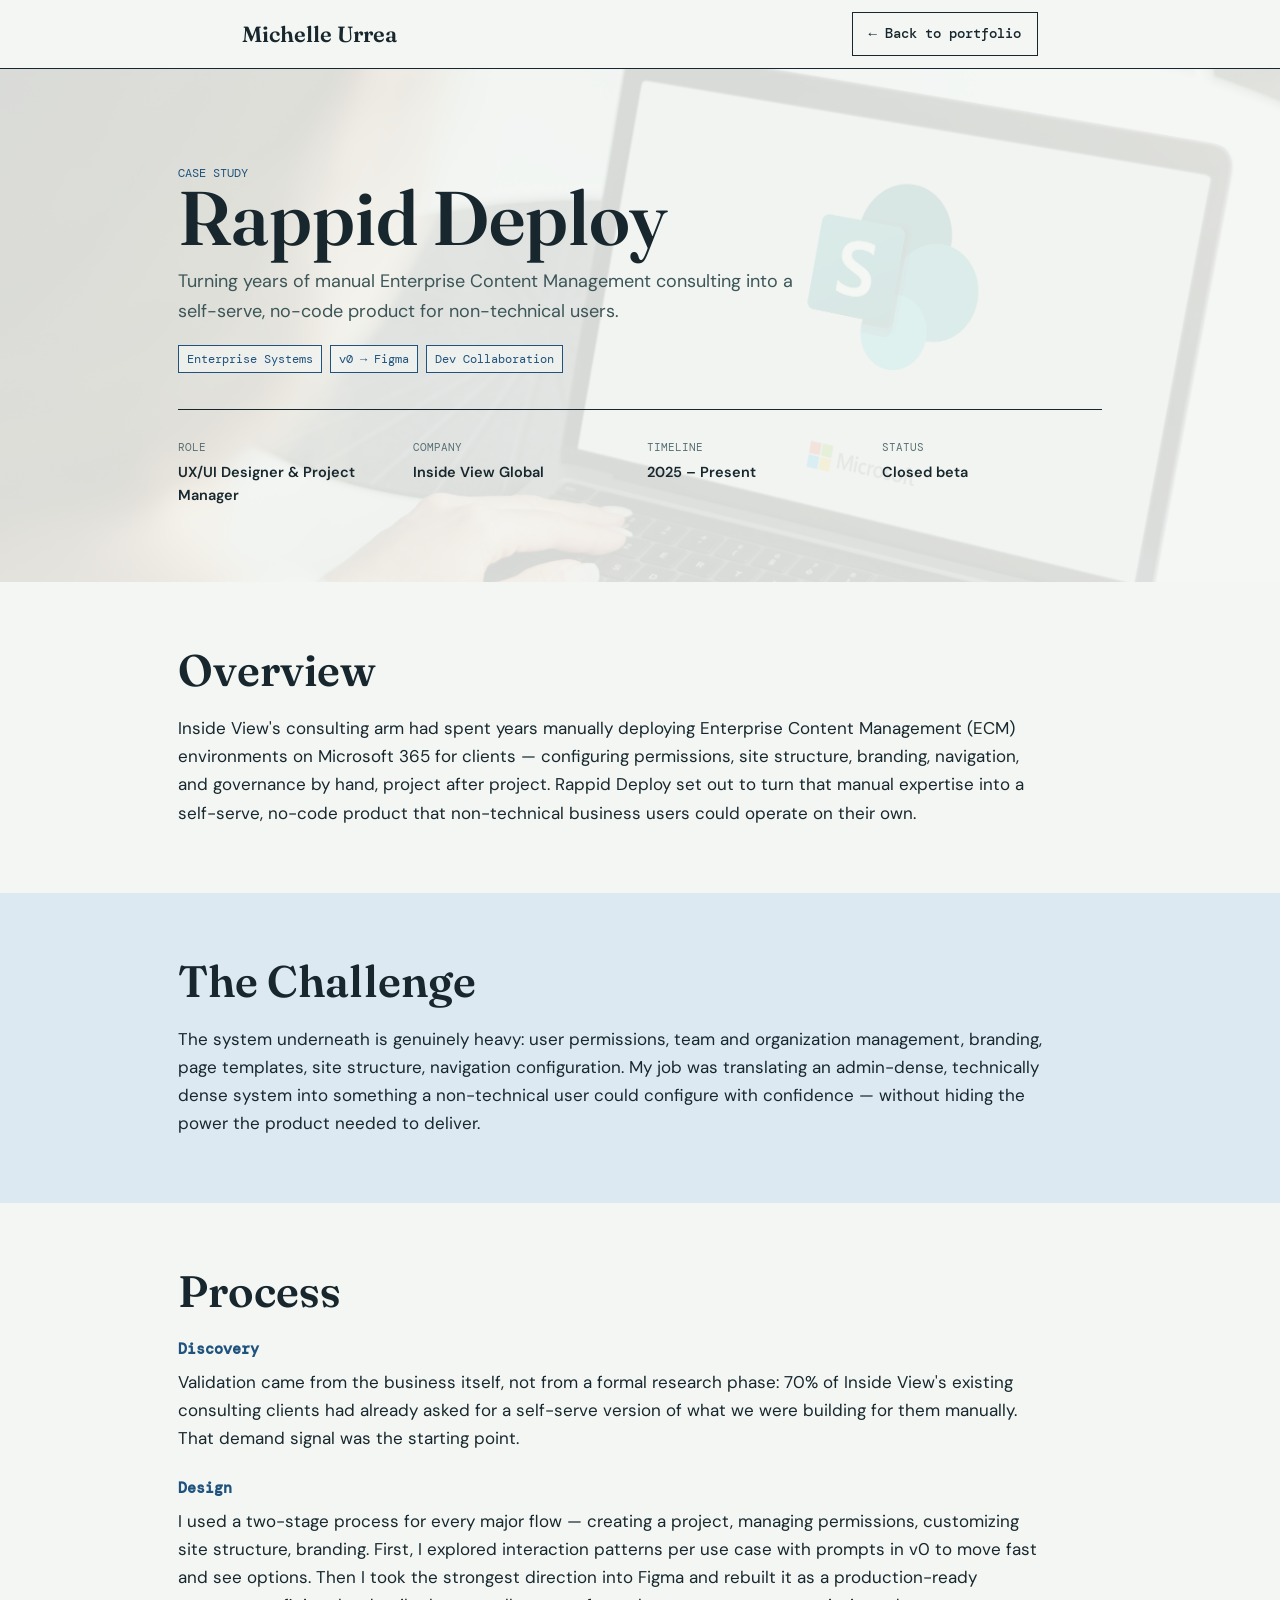
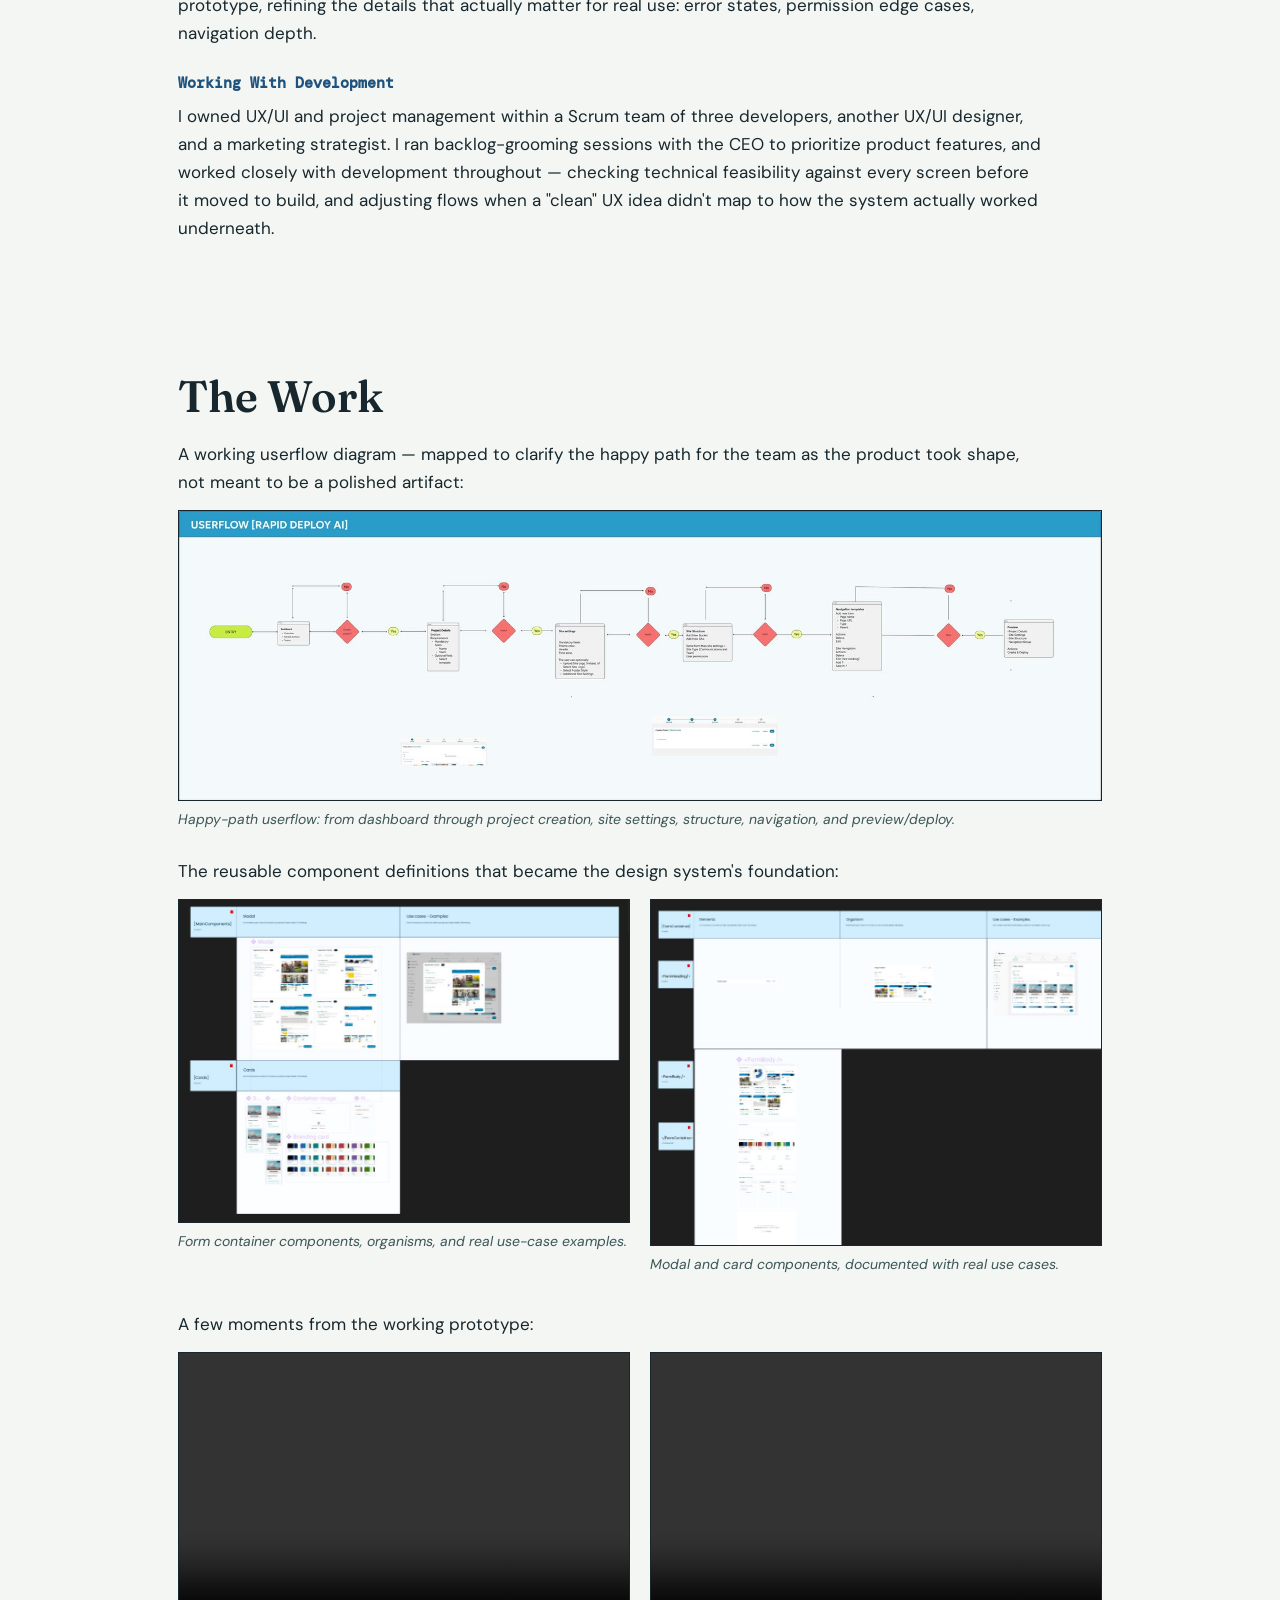
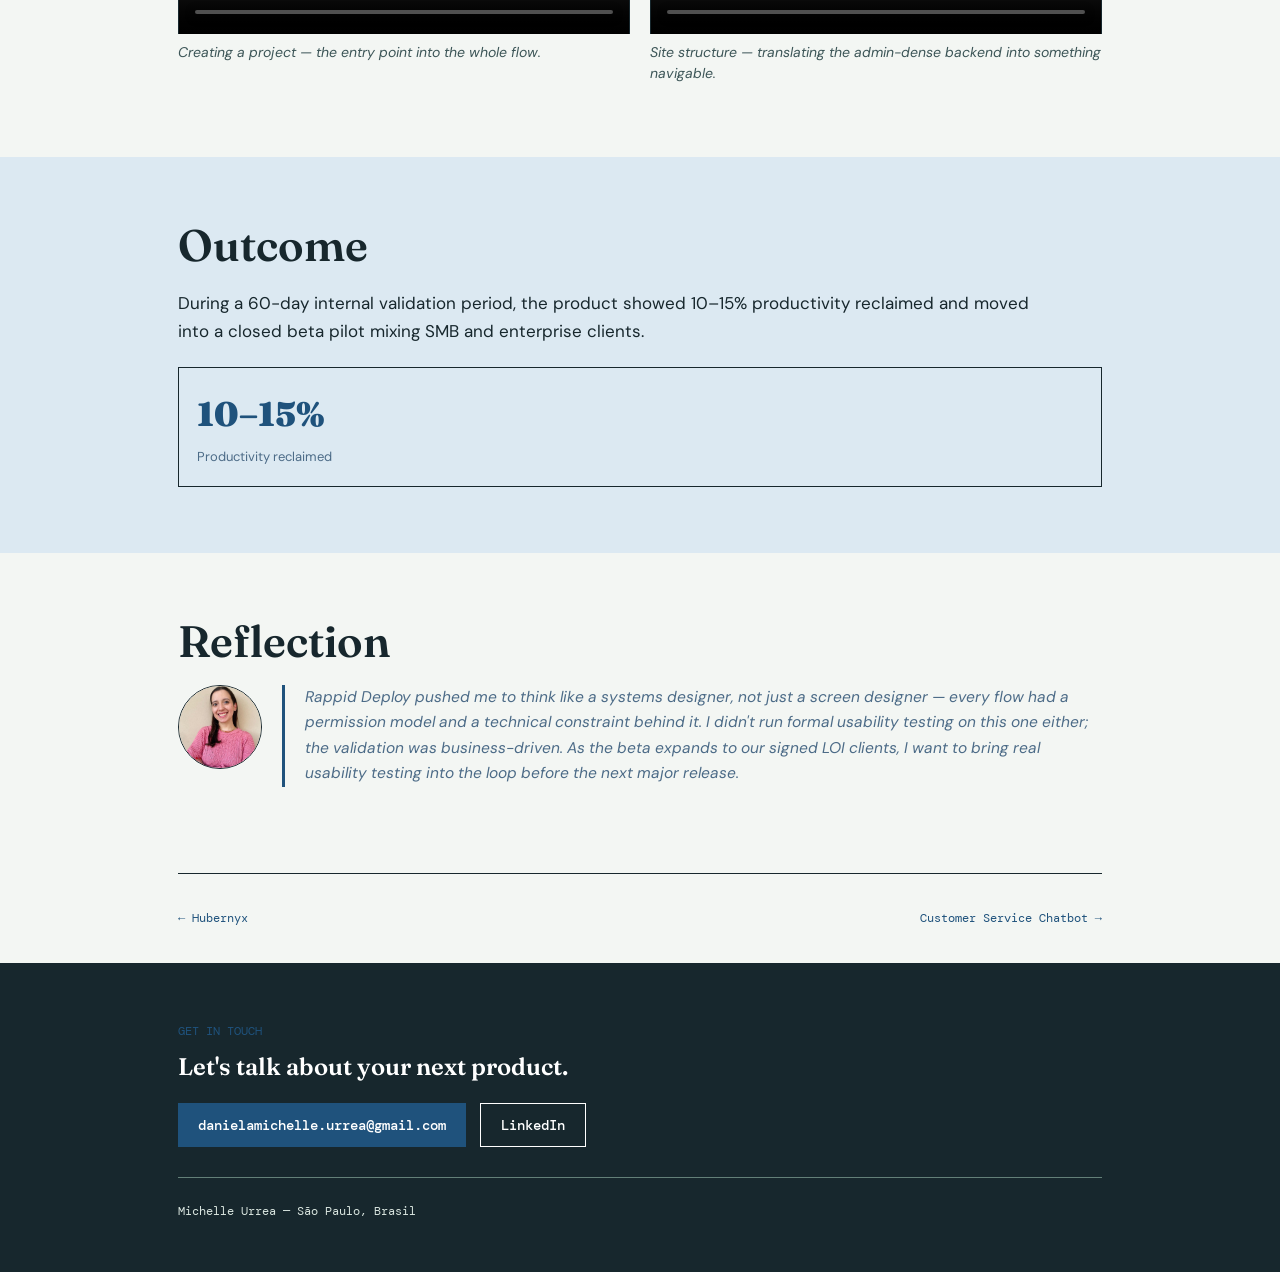
<file: pages/rappid-deploy.html>
<!DOCTYPE html>
<html lang="en">
<head>
<meta charset="UTF-8" />
<meta name="viewport" content="width=device-width, initial-scale=1.0" />
<title>Rappid Deploy — Michelle Urrea</title>
<link rel="preconnect" href="https://fonts.googleapis.com">
<link rel="preconnect" href="https://fonts.gstatic.com" crossorigin>
<link href="https://fonts.googleapis.com/css2?family=Lato:ital,wght@0,400;0,700;0,900;1,400;1,700;1,900&family=Inter:wght@400;500;600&family=IBM+Plex+Mono:wght@400;500&display=swap" rel="stylesheet">
<style>
:root{
  --bg:#FFFFFF; --bg-alt:#EAF5FA; --ink:#0B1F44; --ink-soft:#4C6B87;
  --rose:#1479B3; --rose-deep:#0B3D66; --line:#CDE6F0; --card:#FFFFFF; --radius:4px;
}
*{box-sizing:border-box; margin:0; padding:0;}
html{scroll-behavior:smooth;}
body{background:var(--bg); color:var(--ink); font-family:'Inter', sans-serif; font-size:16px; line-height:1.65; -webkit-font-smoothing:antialiased;}
a{color:inherit;}
.wrap{max-width:860px; margin:0 auto; padding:0 32px;}
.eyebrow{font-family:'IBM Plex Mono', monospace; font-size:12px; letter-spacing:.14em; text-transform:uppercase; color:var(--rose-deep);}
h1,h2,h3{font-family:'Lato', sans-serif; font-weight:900; line-height:1.15; letter-spacing:-.01em;}
nav{position:sticky; top:0; z-index:50; background:rgba(255,255,255,.92); backdrop-filter:blur(8px); border-bottom:1px solid var(--line);}
nav .navwrap{max-width:860px; margin:0 auto; padding:0 32px; display:flex; align-items:center; justify-content:space-between; height:64px;}
.nav-name{font-family:'Lato', sans-serif; font-weight:900; font-size:18px; text-decoration:none;}
.back-link{font-family:'IBM Plex Mono', monospace; font-size:13px; text-decoration:none; color:var(--rose-deep); border:1px solid var(--line); padding:8px 16px; border-radius:var(--radius); transition:all .2s ease;}
.back-link:hover{background:var(--ink); color:#fff; border-color:var(--ink);}

header.cshero{
  padding:64px 0 40px;
  position:relative;
  overflow:hidden;
  background-image:url('[data-uri]');
  background-size:cover;
  background-position:center 25%;
}
header.cshero::before{
  content:'';
  position:absolute;
  inset:0;
  background:rgba(255,255,255,.90);
}
header.cshero .wrap{
  position:relative;
  z-index:1;
}
.meta-row{display:flex; flex-wrap:wrap; gap:8px; margin:18px 0 26px;}
.tag{font-family:'IBM Plex Mono', monospace; font-size:11px; background:var(--bg-alt); padding:5px 10px; border-radius:3px; color:var(--rose-deep);}
.cshero h1{font-size:clamp(32px,5vw,48px); margin-bottom:14px;}
.cshero .subtitle{font-size:19px; color:var(--ink-soft); max-width:60ch;}
.meta-table{display:grid; grid-template-columns:repeat(3,1fr); gap:20px; margin-top:36px; padding-top:28px; border-top:1px solid var(--line);}
.meta-item span{display:block; font-family:'IBM Plex Mono',monospace; font-size:11px; text-transform:uppercase; letter-spacing:.06em; color:var(--ink-soft); margin-bottom:4px;}
.meta-item p{font-size:14.5px; font-weight:600;}

section{padding:44px 0;}
section.alt{background:var(--bg-alt);}
h2.section-title{font-size:clamp(24px,3vw,30px); margin-bottom:18px;}
h3.sub-title{font-family:'IBM Plex Mono',monospace; font-size:12px; text-transform:uppercase; letter-spacing:.07em; color:var(--rose-deep); margin:26px 0 8px;}
h3.sub-title:first-child{margin-top:0;}
p.body-text{font-size:16px; color:var(--ink); max-width:72ch; margin-bottom:14px;}
p.body-text:last-child{margin-bottom:0;}
.stat-grid{display:grid; grid-template-columns:repeat(auto-fit,minmax(150px,1fr)); gap:18px; margin-top:22px;}
.stat-card{background:var(--card); border:1px solid var(--line); border-radius:var(--radius); padding:18px;}
.stat-card .num{font-family:'Lato',sans-serif; font-weight:900; font-size:26px; color:var(--rose-deep); display:block;}
.stat-card .label{font-size:13px; color:var(--ink-soft); margin-top:4px; display:block;}
.reflection{border-left:3px solid var(--rose); padding-left:20px; margin-top:8px;}
.reflection p{font-style:italic; color:var(--ink-soft); font-size:15.5px;}
.visual-note{margin-top:20px; font-family:'IBM Plex Mono',monospace; font-size:11px; color:var(--ink-soft); font-style:italic; border:1px dashed var(--line); padding:14px; border-radius:var(--radius);}

.cs-nav{display:flex; justify-content:space-between; align-items:center; padding:36px 0; border-top:1px solid var(--line); margin-top:20px;}
.cs-nav a{font-family:'IBM Plex Mono', monospace; font-size:13px; text-decoration:none; color:var(--rose-deep);}

footer{padding:60px 0 50px; text-align:center;}
footer .foot-bottom{font-family:'IBM Plex Mono', monospace; font-size:12px; color:var(--ink-soft); border-top:1px solid var(--line); padding-top:24px; margin-top:30px;}
.contact-links{display:flex; gap:14px; justify-content:center; flex-wrap:wrap; margin-bottom:10px;}
.btn{display:inline-block; font-family:'IBM Plex Mono', monospace; font-size:13px; padding:12px 20px; border-radius:var(--radius); text-decoration:none; transition:all .2s ease;}
.btn-primary{background:var(--ink); color:#fff;}
.btn-primary:hover{background:var(--rose-deep);}
.btn-ghost{border:1px solid var(--ink); color:var(--ink);}
.btn-ghost:hover{background:var(--ink); color:#fff;}

@media (max-width:700px){
  .meta-table{grid-template-columns:1fr 1fr;}
  .cs-nav{flex-direction:column; gap:14px; align-items:flex-start;}
}
.media-grid{display:grid; grid-template-columns:1fr 1fr; gap:20px; margin-top:8px;}
.media-block{margin-bottom:8px;}
.media-block.full{grid-column:1/-1;}
.media-block img, .media-block video{width:100%; display:block; border-radius:4px; border:1px solid var(--line); background:#000;}
.media-caption{font-size:13px; color:var(--ink-soft); margin-top:8px; font-style:italic;}
@media (max-width:700px){.media-grid{grid-template-columns:1fr;}}
</style>
<link rel="stylesheet" href="../styles/case.css">
</head>
<body class="case case-rappid">
<nav>
  <div class="navwrap">
    <a class="nav-name" href="../main.html">Michelle Urrea</a>
    <a class="back-link" href="../main.html#work">&larr; Back to portfolio</a>
  </div>
</nav>

<header class="cshero">
  <div class="wrap">
    <p class="eyebrow">Case Study</p>
    <h1>Rappid Deploy</h1>
    <p class="subtitle">Turning years of manual Enterprise Content Management consulting into a self-serve, no-code product for non-technical users.</p>
    <div class="meta-row"><span class="tag">Enterprise Systems</span><span class="tag">v0 → Figma</span><span class="tag">Dev Collaboration</span></div>
    <div class="meta-table"><div class="meta-item"><span>Role</span><p>UX/UI Designer &amp; Project Manager</p></div><div class="meta-item"><span>Company</span><p>Inside View Global</p></div><div class="meta-item"><span>Timeline</span><p>2025 &ndash; Present</p></div><div class="meta-item"><span>Status</span><p>Closed beta</p></div></div>
  </div>
</header>

<section class="">
  <div class="wrap">
    <h2 class="section-title">Overview</h2>
    
        <p class="body-text">Inside View's consulting arm had spent years manually deploying Enterprise Content Management (ECM) environments on Microsoft 365 for clients — configuring permissions, site structure, branding, navigation, and governance by hand, project after project. Rappid Deploy set out to turn that manual expertise into a self-serve, no-code product that non-technical business users could operate on their own.</p>
        
  </div>
</section>

<section class="alt">
  <div class="wrap">
    <h2 class="section-title">The Challenge</h2>
    
        <p class="body-text">The system underneath is genuinely heavy: user permissions, team and organization management, branding, page templates, site structure, navigation configuration. My job was translating an admin-dense, technically dense system into something a non-technical user could configure with confidence — without hiding the power the product needed to deliver.</p>
        
  </div>
</section>

<section class="">
  <div class="wrap">
    <h2 class="section-title">Process</h2>
    
        <h3 class="sub-title">Discovery</h3>
        <p class="body-text">Validation came from the business itself, not from a formal research phase: 70% of Inside View's existing consulting clients had already asked for a self-serve version of what we were building for them manually. That demand signal was the starting point.</p>
        <h3 class="sub-title">Design</h3>
        <p class="body-text">I used a two-stage process for every major flow — creating a project, managing permissions, customizing site structure, branding. First, I explored interaction patterns per use case with prompts in v0 to move fast and see options. Then I took the strongest direction into Figma and rebuilt it as a production-ready prototype, refining the details that actually matter for real use: error states, permission edge cases, navigation depth.</p>
        <h3 class="sub-title">Working With Development</h3>
        <p class="body-text">I owned UX/UI and project management within a Scrum team of three developers, another UX/UI designer, and a marketing strategist. I ran backlog-grooming sessions with the CEO to prioritize product features, and worked closely with development throughout — checking technical feasibility against every screen before it moved to build, and adjusting flows when a "clean" UX idea didn't map to how the system actually worked underneath.</p>
        
  </div>
</section>


<section>
  <div class="wrap">
    <h2 class="section-title">The Work</h2>
    <p class="body-text">A working userflow diagram — mapped to clarify the happy path for the team as the product took shape, not meant to be a polished artifact:</p>
    <div class="media-block full">
<img src="../assets/img/Rapid/flow%20Rapid.jpg" alt="Rappid Deploy userflow diagram" />
      <p class="media-caption">Happy-path userflow: from dashboard through project creation, site settings, structure, navigation, and preview/deploy.</p>
    </div>

    <p class="body-text" style="margin-top:28px;">The reusable component definitions that became the design system's foundation:</p>
    <div class="media-grid">
      <div class="media-block">
<img src="../assets/img/Rapid/UI%20rapid%20wireframes.jpg" alt="Rappid Deploy UI component definitions - form elements" />
        <p class="media-caption">Form container components, organisms, and real use-case examples.</p>
      </div>
      <div class="media-block">
<img src="../assets/img/Rapid/UI%20Rapid.jpg" alt="Rappid Deploy UI component definitions - modals and cards" />
        <p class="media-caption">Modal and card components, documented with real use cases.</p>
      </div>
    </div>

    <p class="body-text" style="margin-top:28px;">A few moments from the working prototype:</p>
    <div class="media-grid">
      <div class="media-block">
      <video controls muted playsinline src="../assets/videos/create_project.mp4"></video>
        <p class="media-caption">Creating a project — the entry point into the whole flow.</p>
      </div>
      <div class="media-block">
      <video controls muted playsinline src="../assets/videos/structure.mp4"></video>
        <p class="media-caption">Site structure — translating the admin-dense backend into something navigable.</p>
      </div>
    </div>
  </div>
</section>

<section class="alt">
  <div class="wrap">
    <h2 class="section-title">Outcome</h2>
    <p class="body-text">During a 60-day internal validation period, the product showed 10&ndash;15% productivity reclaimed and moved into a closed beta pilot mixing SMB and enterprise clients.</p>
    <div class="stat-grid">
      <div class="stat-card"><span class="num">10&ndash;15%</span><span class="label">Productivity reclaimed</span></div>
    </div>
  </div>
</section>

<section>
  <div class="wrap">
    <h2 class="section-title">Reflection</h2>
    <div class="reflection-layout"><img class="reflection-photo" src="../assets/img/michelle-urrea.jpg" alt="Michelle Urrea" /><div class="reflection"><p>Rappid Deploy pushed me to think like a systems designer, not just a screen designer — every flow had a permission model and a technical constraint behind it. I didn't run formal usability testing on this one either; the validation was business-driven. As the beta expands to our signed LOI clients, I want to bring real usability testing into the loop before the next major release.</p></div></div>
  </div>
</section>

<div class="wrap">
  <div class="cs-nav">
    <a href="hubernyx.html">&larr; Hubernyx</a>
    <a href="chatbot.html">Customer Service Chatbot &rarr;</a>
  </div>
</div>

<footer id="contact">
  <div class="wrap">
    <p class="eyebrow">Get in touch</p>
    <h2 style="margin:14px 0 22px;">Let's talk about your next product.</h2>
    <div class="contact-links">
      <a class="btn btn-primary" href="mailto:danielamichelle.urrea@gmail.com">danielamichelle.urrea@gmail.com</a>
      <a class="btn btn-ghost" href="https://www.linkedin.com/in/daniela-michelle-urrea/" target="_blank" rel="noopener">LinkedIn</a>
    </div>
    <div class="foot-bottom">Michelle Urrea — São Paulo, Brasil</div>
  </div>
</footer>
</body>
</html>
</file>
<file: styles/main.css>
@import url('https://fonts.googleapis.com/css2?family=DM+Mono:wght@400;500&family=DM+Sans:opsz,wght@9..40,400;9..40,500;9..40,700&family=Fraunces:opsz,wght@9..144,500;9..144,600;9..144,700&display=swap');

:root {
  --bg: #f3f6f3;
  --bg-alt: #dce9e4;
  --ink: #17272d;
  --ink-soft: #4d6265;
  --rose: #c44a36;
  --rose-deep: #a83c2c;
  --line: #b8cbc4;
  --card: #fbfcfa;
  --radius: 6px;
}

body { font-family: 'DM Sans', sans-serif; }
.wrap { max-width: 1180px; padding: 0 28px; }
.eyebrow, .project-num, .project-tags, .project-body h4, .nav-cta, .btn, .foot-bottom { font-family: 'DM Mono', monospace; letter-spacing: 0; }
h1, h2, h3, .nav-name { font-family: 'Fraunces', serif; font-weight: 600; letter-spacing: 0; }
.serif-italic { font-family: 'Fraunces', serif; font-style: italic; font-weight: 500; }

nav { background: #f3f6f3; backdrop-filter: none; border-bottom: 1px solid var(--ink); }
nav .wrap { position: relative; height: 72px; }
.nav-name { font-size: 23px; }
.nav-links { position: absolute; left: 50%; transform: translateX(-50%); align-items: center; gap: 22px; }
.nav-links > li > a { min-height: 44px; display: inline-flex; align-items: center; font-size: 13px; color: var(--ink); }
.nav-links a:hover { color: var(--rose-deep); }
.case-menu { position: relative; }
.case-menu summary { min-height: 44px; display: inline-flex; align-items: center; gap: 6px; color: var(--ink); cursor: pointer; font-size: 13px; list-style: none; }
.case-menu summary::-webkit-details-marker { display: none; }
.case-menu summary::after { content: '+'; color: var(--rose-deep); font-size: 16px; line-height: 1; }
.case-menu details[open] summary::after { content: '-'; }
.case-menu-panel { position: absolute; top: calc(100% + 7px); left: 50%; z-index: 60; min-width: 230px; padding: 8px; transform: translateX(-50%); background: var(--bg); border: 1px solid var(--ink); box-shadow: 5px 5px 0 var(--line); }
.case-menu-panel a { display: block; padding: 10px; text-decoration: none; }
.case-menu-panel a:hover { background: var(--bg-alt); color: var(--ink); }
.nav-actions { margin-left: auto; display: flex; align-items: center; gap: 8px; }
.nav-cta { min-height: 44px; display: inline-flex; align-items: center; border: 1px solid var(--ink); border-radius: 0; padding: 9px 13px; }
.nav-cta-primary { background: var(--ink); color: #fff; }
.nav-cta-primary:hover { background: #75bee2; color: var(--ink); border-color: #75bee2; }
.nav-cta-secondary { background: transparent; color: var(--ink); }
.nav-cta-secondary:hover { background: var(--bg-alt); color: var(--ink); }

header.hero { min-height: 650px; display: grid; align-items: end; padding: 92px 0 82px; background-position: center; }
header.hero::before { background: rgba(23, 39, 45, 0.62); }
header.hero .wrap { width: 100%; }
.hero-grid { display: block; }
.hero-grid > div { max-width: 100%; }
.hero .eyebrow { color: #e4f0e8; margin-bottom: 20px; }
.hero h1 { color: #fff; font-size: 86px; line-height: 0.96; max-width: 15ch; }
.hero p.lede { color: #edf4ef; max-width: 53ch; font-size: 18px; margin-top: 25px; }
.hero-actions { margin-top: 32px; }
.btn { min-height: 44px; display: inline-flex; align-items: center; justify-content: center; border-radius: 0; padding: 12px 17px; font-size: 14px; font-weight: 500; line-height: 1.2; }
.btn-primary { background: #e0b44d; color: var(--ink); }
.btn-primary:hover { background: #fff; color: var(--ink); }
.hero .btn-primary { background: #75bee2; }
.hero .btn-primary:hover { background: #d9f0fb; }
.btn-ghost { border-color: #fff; color: #fff; }
.btn-ghost:hover { background: #fff; color: var(--ink); }

section { padding: 96px 0; }
section.alt { background: var(--bg-alt); }
.about-grid { grid-template-columns: minmax(280px, .8fr) minmax(320px, 1.2fr); gap: 80px; align-items: start; }
.about-photo { border-radius: 0; border: 1px solid var(--ink); padding: 10px; background: var(--bg); }
.about-photo img { border-radius: 0; }
.toolkit-table { width: 100%; margin-top: 18px; border-collapse: collapse; border-top: 1px solid var(--ink); }
.toolkit-table th, .toolkit-table td { padding: 18px 14px; border-bottom: 1px solid var(--ink); text-align: left; vertical-align: top; }
.toolkit-table thead th { font-family: 'DM Mono', monospace; font-size: 12px; font-weight: 500; color: var(--ink-soft); }
.toolkit-table tbody th { width: 28%; font-family: 'Fraunces', serif; font-size: 22px; font-weight: 600; line-height: 1.05; }
.toolkit-table td { width: 36%; color: #3c5557; font-size: 15px; line-height: 1.45; }
.pillars { gap: 0; border-top: 1px solid var(--ink); }
.pillar { padding: 18px 0; border-bottom: 1px solid var(--ink); }
.pillar h3 { font-size: 22px; }

.section-head { max-width: none; display: grid; grid-template-columns: minmax(180px, .45fr) 1fr; gap: 20px; align-items: baseline; margin-bottom: 38px; }
.section-head h2 { grid-column: 1 / -1; }
.cv-download-slot { min-height: 56px; display: flex; align-items: flex-start; margin-top: -12px; margin-bottom: 38px; }
.section-head .eyebrow { margin-bottom: 0; }
.section-head h2 { font-size: 58px; line-height: 1; }
.project-list { border-top: 1px solid var(--ink); }
.project { grid-template-columns: minmax(240px, .8fr) minmax(320px, 1.2fr); gap: 56px; padding: 42px 0; border-bottom: 1px solid var(--ink); }
.project:last-child { border-bottom: 1px solid var(--ink); }
.project { --project-stroke: var(--ink); --project-tag-bg: var(--bg-alt); }
.project:nth-child(1) { --project-stroke: #604077; --project-tag-bg: #eadff0; }
.project:nth-child(2) { --project-stroke: #1f527c; --project-tag-bg: #dce9f2; }
.project:nth-child(3) { --project-stroke: #14585c; --project-tag-bg: #d9ece9; }
.project:nth-child(4) { --project-stroke: #963a2c; --project-tag-bg: #f1dfd4; }
.project:nth-child(5) { --project-stroke: #765017; --project-tag-bg: #f3e8cf; }
.project-thumb { box-sizing: border-box; width: 100%; height: 100%; border: 1px solid var(--project-stroke); border-radius: 0; padding: 10px; aspect-ratio: 4 / 3; object-fit: cover; background: var(--bg); }
.project h3 { font-size: 44px; line-height: 1; margin-bottom: 14px; }
.project-sub { color: #3c5557; font-family: 'DM Sans', sans-serif; font-style: normal; }
.project .tag { border-radius: 0; background: var(--project-tag-bg); border: 1px solid var(--project-stroke); color: var(--project-stroke); padding: 4px 7px; font-size: 12px; line-height: 1.4; }
.project-body p { font-size: 16px; }
.cta-link { border-radius: 0; border: 0; border-bottom: 1px solid var(--ink); background: transparent; color: var(--ink); padding: 8px 0; }
.cta-link:hover { background: transparent; color: var(--rose-deep); border-color: var(--rose-deep); }
.cv-download { border: 1px solid var(--ink); background: transparent; color: var(--ink); }
.cv-download:hover { border-color: var(--ink); background: var(--ink); color: #fff; }
a:focus-visible, button:focus-visible { outline: 3px solid #146d9d; outline-offset: 3px; }
.case-menu summary:focus-visible { outline: 3px solid #146d9d; outline-offset: 3px; }


.exp-list { border-top: 1px solid var(--ink); }
.exp-row { grid-template-columns: .5fr .8fr 1.4fr; gap: 20px; padding: 25px 0; border-bottom: 1px solid var(--ink); }
.exp-period { color: var(--rose-deep); font-family: 'DM Mono', monospace; }
.exp-role { font-family: 'Fraunces', serif; font-size: 21px; }
footer { background: var(--ink); color: #fff; text-align: left; padding: 90px 0 42px; }
footer h2 { font-size: 72px; line-height: .98; }
footer p, footer .foot-bottom { color: #d9e5df; }
footer .contact-links { justify-content: flex-start; }
footer .btn-primary { background: #e0b44d; }
footer .btn-ghost { border-color: #fff; color: #fff; }
footer .foot-bottom { border-color: #638078; }

@media (max-width: 760px) {
  .wrap { padding: 0 20px; }
  nav .wrap { height: auto; min-height: 64px; flex-wrap: wrap; justify-content: flex-start; padding-top: 13px; padding-bottom: 13px; gap: 8px; }
  .nav-links { position: static; order: 3; width: 100%; display: flex; justify-content: center; transform: none; gap: 16px; }
  .nav-name { font-size: 18px; }
  .nav-actions { margin-left: auto; gap: 6px; }
  .nav-cta { padding: 9px 10px; }
  header.hero { min-height: 580px; padding: 70px 0 58px; }
  .hero h1 { font-size: 58px; }
  section { padding: 68px 0; }
  .about-grid, .section-head, .project { grid-template-columns: 1fr; }
  .section-head { gap: 12px; }
  .section-head h2 { font-size: 42px; }
  .toolkit-table thead { display: none; }
  .toolkit-table, .toolkit-table tbody, .toolkit-table tr, .toolkit-table th, .toolkit-table td { display: block; width: 100%; }
  .toolkit-table tr { padding: 20px 0; border-bottom: 1px solid var(--ink); }
  .toolkit-table th, .toolkit-table td { padding: 4px 0; border: 0; }
  .toolkit-table tbody th { font-size: 24px; margin-bottom: 6px; }
  .project h3 { font-size: 36px; }
  footer h2 { font-size: 52px; }
  .exp-row { grid-template-columns: 1fr; gap: 6px; }
}
</file>
<file: styles/case.css>
@import url('https://fonts.googleapis.com/css2?family=DM+Mono:wght@400;500&family=DM+Sans:opsz,wght@9..40,400;9..40,500;9..40,700&family=Fraunces:opsz,wght@9..144,500;9..144,600;9..144,700&display=swap');

:root { --case-ink: #17272d; --case-paper: #f3f6f3; --case-muted: #587074; --case-line: #b8cbc4; --case-accent: #c44a36; --case-wash: #dce9e4; }
body.case { background: var(--case-paper); color: var(--case-ink); font-family: 'DM Sans', sans-serif; }
body.case-activity { --case-accent: #963a2c; --case-wash: #f1dfd4; --case-hero-image: url('../assets/img/Activity%20Pass.jpeg'); }
body.case-chatbot { --case-accent: #14585c; --case-wash: #d9ece9; --case-hero-image: url('../assets/img/Chatbot.jpeg'); }
body.case-hubernyx { --case-accent: #604077; --case-wash: #eadff0; --case-hero-image: url('../assets/img/Hubernyx/Hubernyx.jpeg'); }
body.case-nubel { --case-accent: #765017; --case-wash: #f3e8cf; --case-hero-image: url('../assets/img/Nubel.jpeg'); }
body.case-rappid { --case-accent: #1f527c; --case-wash: #dce9f2; --case-hero-image: url('../assets/img/Rapid.jpeg'); }

body.case .wrap { max-width: 980px; padding: 0 28px; }
body.case h1, body.case h2, body.case h3, body.case .nav-name { font-family: 'Fraunces', serif; font-weight: 600; letter-spacing: 0; }
body.case .eyebrow, body.case .tag, body.case .meta-item span, body.case h3.sub-title, body.case .back-link, body.case .cs-nav a, body.case .btn, body.case .foot-bottom { font-family: 'DM Mono', monospace; letter-spacing: 0; }
body.case nav { background: var(--case-paper); backdrop-filter: none; border-bottom: 1px solid var(--case-ink); }
body.case .navwrap { height: 68px; }
body.case .nav-name { font-size: 22px; }
body.case .back-link { min-height: 44px; display: inline-flex; align-items: center; color: var(--case-ink); border-color: var(--case-ink); border-radius: 0; font-size: 14px; font-weight: 500; }
body.case .back-link:hover { background: var(--case-ink); color: #fff; border-color: var(--case-ink); }
body.case header.cshero { position: relative; isolation: isolate; overflow: hidden; padding: 96px 0 74px; background-color: var(--case-wash); background-image: var(--case-hero-image, none); background-position: center; background-size: cover; }
body.case header.cshero::before { content: ''; position: absolute; inset: 0; z-index: 0; background: rgba(243, 246, 243, .88); }
body.case header.cshero .wrap { position: relative; z-index: 1; }
body.case .eyebrow, body.case .tag, body.case h3.sub-title, body.case .cs-nav a { color: var(--case-accent); font-size: 12px; line-height: 1.4; }
body.case .cshero h1 { font-size: 76px; line-height: .94; max-width: 13ch; }
body.case .cshero .subtitle { font-size: 18px; color: #3c5557; max-width: 52ch; }
body.case .tag { background: rgba(243, 246, 243, .72); border: 1px solid var(--case-accent); border-radius: 0; padding: 5px 8px; }
body.case .meta-table { border-color: var(--case-ink); gap: 14px; }
@media (min-width: 701px) { body.case .meta-table { grid-template-columns: repeat(4, minmax(0, 1fr)); } }
body.case .meta-item span { color: var(--case-muted); }
body.case section { padding: 66px 0; }
body.case section.alt { background: var(--case-wash); }
body.case h2.section-title { font-size: 44px; line-height: 1; margin-bottom: 22px; }
body.case h3.sub-title { font-size: 15px; text-transform: none; }
body.case p.body-text { color: var(--case-ink); font-size: 17px; }
body.case .stat-card { background: transparent; border: 1px solid var(--case-ink); border-radius: 0; }
body.case .stat-card .num { color: var(--case-accent); font-family: 'Fraunces', serif; font-size: 34px; }
body.case .reflection, body.case .quote-block { border-color: var(--case-accent); background: transparent; }
body.case .reflection-layout { display: grid; grid-template-columns: 84px minmax(0, 1fr); gap: 20px; align-items: start; margin-top: 8px; }
body.case .reflection-photo { width: 84px; height: 84px; border: 1px solid var(--case-ink); border-radius: 50%; object-fit: cover; }
body.case .reflection-layout .reflection { margin-top: 0; }
body.case .visual-note { border-color: var(--case-accent); border-radius: 0; color: var(--case-muted); }
body.case .media-block img, body.case .media-block video { border-color: var(--case-ink); border-radius: 0; }
body.case .media-zoom { width: fit-content; min-height: 40px; display: inline-flex; align-items: center; gap: 7px; margin-top: 10px; padding: 7px 10px; border: 1px solid var(--case-ink); color: var(--case-ink); font-family: 'DM Mono', monospace; font-size: 12px; text-decoration: none; }
body.case .media-zoom:hover { background: var(--case-ink); color: #fff; }
body.case .media-caption { font-size: 14px; line-height: 1.45; color: #3c5557; }
body.case-rappid .media-grid video { aspect-ratio: 16 / 10; object-fit: cover; }
body.case .cs-nav { border-color: var(--case-ink); }
body.case footer { background: var(--case-ink); color: #fff; text-align: left; }
body.case footer p, body.case footer .foot-bottom { color: #d9e5df; }
body.case footer .foot-bottom { border-color: #638078; }
body.case .contact-links { justify-content: flex-start; }
body.case .btn { min-height: 44px; display: inline-flex; align-items: center; justify-content: center; border-radius: 0; font-size: 14px; font-weight: 500; line-height: 1.2; }
body.case .btn-primary { background: var(--case-accent); color: #fff; }
body.case .btn-primary:hover { background: #fff; color: var(--case-ink); }
body.case .btn-ghost { border-color: #fff; color: #fff; }
body.case .btn-ghost:hover { background: #fff; color: var(--case-ink); }
body.case a:focus-visible, body.case button:focus-visible { outline: 3px solid #146d9d; outline-offset: 3px; }

@media (max-width: 700px) {
  body.case .wrap { padding: 0 20px; }
  body.case .navwrap { height: auto; min-height: 64px; padding-top: 12px; padding-bottom: 12px; }
  body.case .cshero h1 { font-size: 54px; }
  body.case h2.section-title { font-size: 36px; }
  body.case header.cshero { padding: 72px 0 58px; }
  body.case section { padding: 52px 0; }
  body.case .reflection-layout { grid-template-columns: 64px minmax(0, 1fr); gap: 14px; }
  body.case .reflection-photo { width: 64px; height: 64px; }
}
</file>
